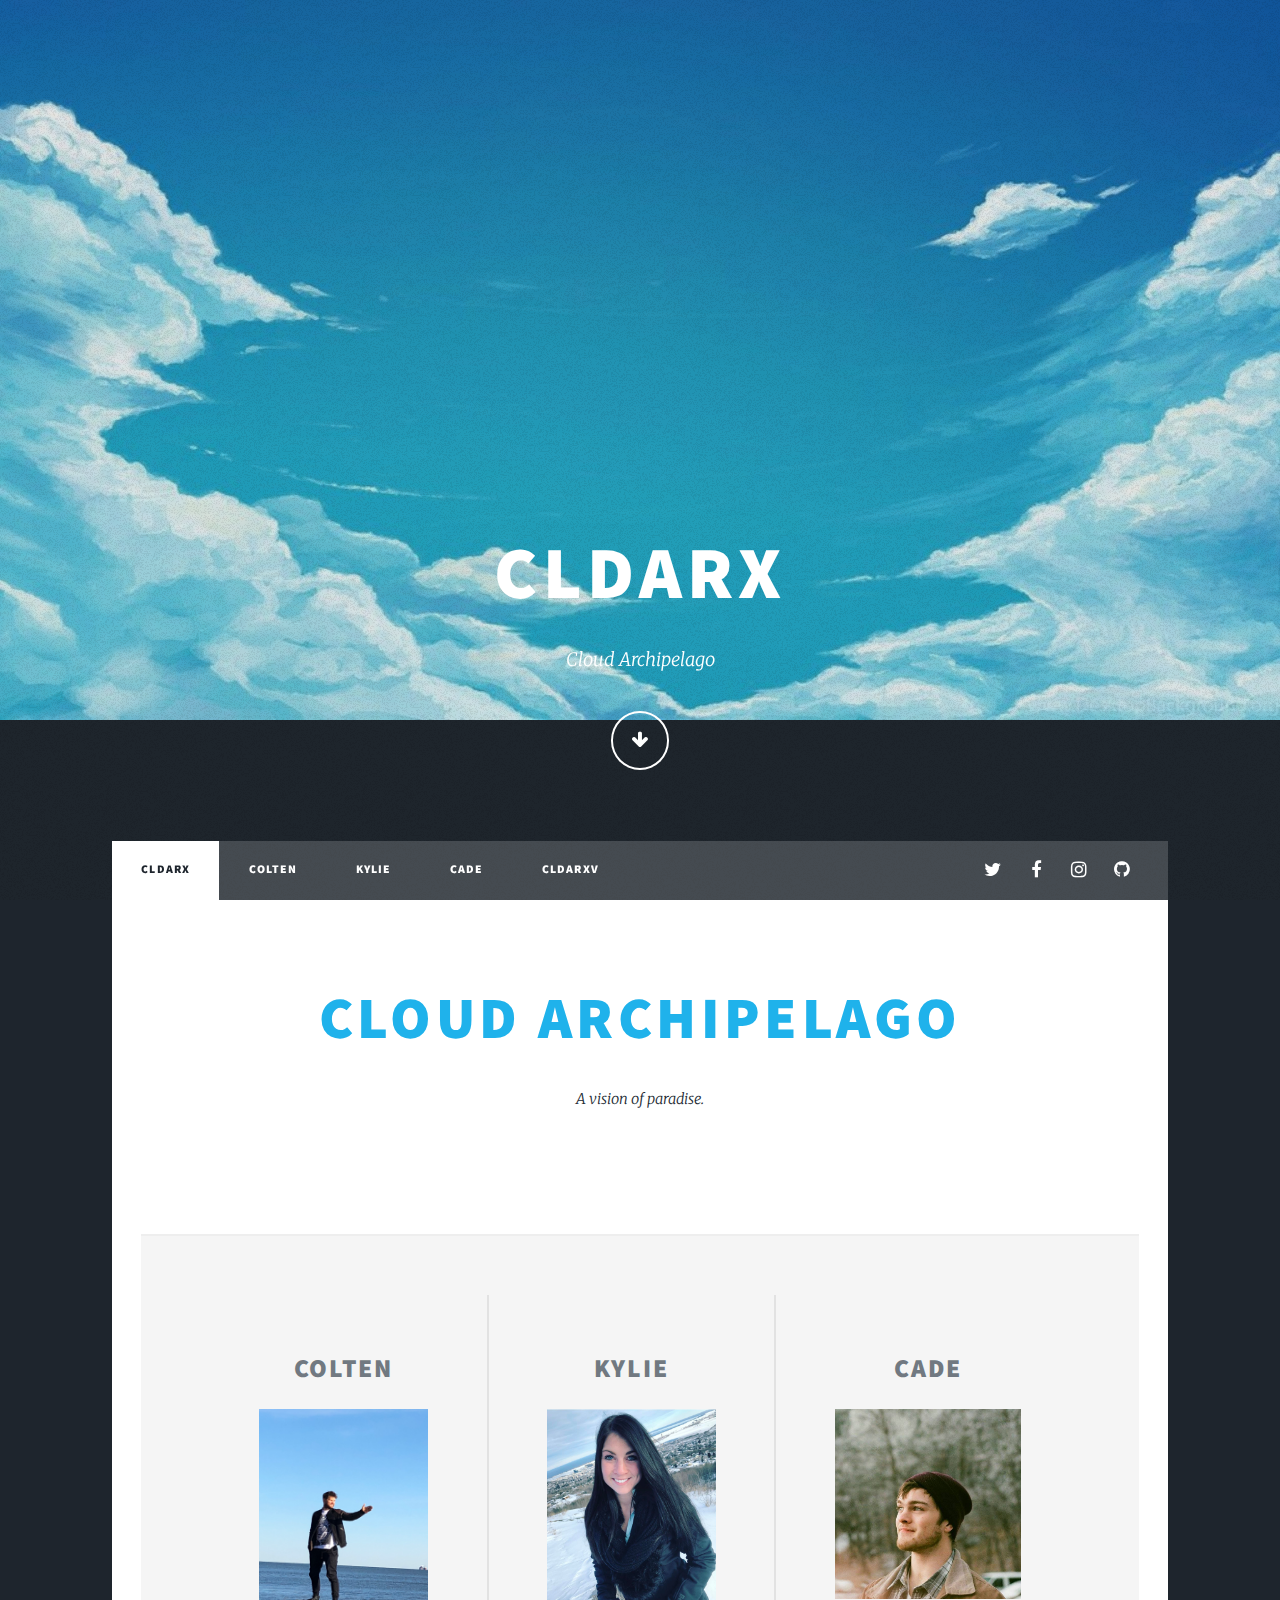
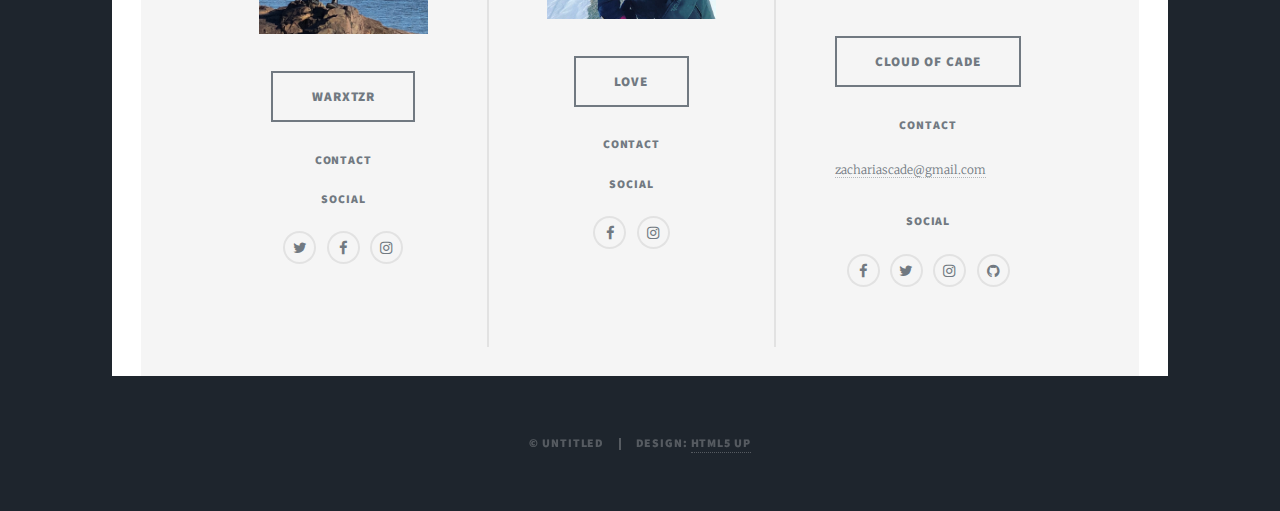
<file: index.html>
<!DOCTYPE HTML>
<!--
	Massively by HTML5 UP
	html5up.net | @ajlkn
	Free for personal and commercial use under the CCA 3.0 license (html5up.net/license)
-->
<html>
	<head>
		<title>CLDARX</title>
		<meta charset="utf-8" />
		<meta name="viewport" content="width=device-width, initial-scale=1, user-scalable=no" />
		<link rel="stylesheet" href="assets/css/main.css" />
		<noscript><link rel="stylesheet" href="assets/css/noscript.css" /></noscript>
		<link rel="icon" href="images/icon.png">
	</head>
	<body class="is-loading">

		<!-- Wrapper -->
			<div id="wrapper" class="fade-in">

				<!-- Intro -->
					<div id="intro">
						<h1>CLDARX</h1>
						<p>Cloud Archipelago</p>
						<ul class="actions">
							<li><a href="#header" class="button icon solo fa-arrow-down scrolly">Continue</a></li>
						</ul>
					</div>

				<!-- Header -->
					<header id="header">
						<a href="index.html" class="logo">CLDARX</a>
					</header>

				<!-- Nav -->
					<nav id="nav">
						<ul class="links">
							<li class="active"><a href="index.html">CLDARX</a></li>
							<li><a href="Colten.html">Colten</a></li>
							<li><a href="Kylie.html">Kylie</a></li>
							<li><a href="Cade.html">Cade</a></li>
							<li><a href="CLDARXV.html">CLDARXV</a></li>
						</ul>
						<ul class="icons">
							<li><a href="#" class="icon fa-twitter"><span class="label">Twitter</span></a></li>
							<li><a href="#" class="icon fa-facebook"><span class="label">Facebook</span></a></li>
							<li><a href="#" class="icon fa-instagram"><span class="label">Instagram</span></a></li>
							<li><a href="#" class="icon fa-github"><span class="label">GitHub</span></a></li>
						</ul>
					</nav>


				<!-- Main -->
					<div id="main">

						<!-- Featured Post -->
							<article class="post featured">
								<header class="major">
									<h2><a href="#">Cloud Archipelago</a></h2>
									<p>A vision of paradise.</p>
								</header>
							</article>


							<!-- Footer -->
								<footer id="footer">
									<section >
										<section>
											<h2>Colten</h2>
										</section>
										<section class="alt">
											<a href="Colten.html" class="image fit"><img src="images/Colten_1.jpeg" alt="" /></a>
										</section>
										<section>
											<ul class="actions">
												<li><a href="https://warxtzr.wordpress.com/" class="button big">WARXTZR</a></li>
											</ul>
										</section>
										<section>
											<h3>Contact</h3>
											<!-- <p><a href="#">info@untitled.tld</a></p> -->
										</section>
										<section>
											<h3>Social</h3>
											<ul class="icons alt">
												<li><a href="https://twitter.com/the_colten?lang=en" class="icon alt fa-twitter"><span class="label">Twitter</span></a></li>
												<li><a href="https://www.facebook.com/colten.zacharias" class="icon alt fa-facebook"><span class="label">Facebook</span></a></li>
												<li><a href="https://www.instagram.com/coltenzacharias/?hl=en" class="icon alt fa-instagram"><span class="label">Instagram</span></a></li>
											</ul>
										</section>
									</section>

									<section >
										<section>
											<h2>Kylie</h2>
										</section>
										<section class="alt">
											<a href="Kylie.html" class="image fit"><img src="images/KyliePortrait.jpg" alt="" /></a>
										</section>
										<section>
											<ul class="actions">
												<li><a href="#" class="button big">Love</a></li>
											</ul>
										</section>
										<section>
											<h3>Contact</h3>
											<!-- <p><a href="Kylie.html"></a></p> -->
											<!-- <p><a href="#">info@untitled.tld</a></p> -->
										</section>
										<section>
											<h3>Social</h3>
											<ul class="icons alt">

												<li><a href="https://www.facebook.com/kylie.zacharias.1" class="icon alt fa-facebook"><span class="label">Facebook</span></a></li>
												<li><a href="https://www.instagram.com/kyliezacharias/?hl=en" class="icon alt fa-instagram"><span class="label">Instagram</span></a></li>
											</ul>
										</section>
									</section>

									<section >
										<section>
											<h2>Cade</h2>
										</section>
										<section class="alt">
											<a href="Cade.html" class="image fit"><img src="images/CadePortraitNarrow.jpg" alt="" /></a>
										</section>
										<section>
											<ul class="actions">
												<li><a href="https://cloudofcade.wordpress.com/" class="button big">Cloud of Cade</a></li>

											</ul>
										</section>
										<section>
											<h3>Contact</h3>
											<p><a href="#">zachariascade@gmail.com</a></p>
										</section>
										<section>
											<h3>Social</h3>
											<ul class="icons alt">
												<li><a href="https://www.facebook.com/cade.zacharias.9" class="icon alt fa-facebook"><span class="label">Facebook</span></a></li>
												<li><a href="https://twitter.com/CadeZacharias?lang=en" class="icon alt fa-twitter"><span class="label">Twitter</span></a></li>
												<li><a href="https://www.instagram.com/cadezacharias/?hl=en" class="icon alt fa-instagram"><span class="label">Instagram</span></a></li>
												<li><a href="https://github.com/CloudArchipelago" class="icon alt fa-github"><span class="label">GitHub</span></a></li>
											</ul>
										</section>
									</section>
								</footer>

								<!-- Continued Posts -->
									<!-- <section id='posts' class="posts">
										<article>
											<header>
												<span class="date">April 24, 2017</span>
												<h2><a href="#">RNBY</a></h2>
											</header>
											<a href="#" class="image fit"><img src="images/RNBY.jpg" alt="" /></a>
											<p>The adventures of Rainboy and Wonderlad.</p>
											<ul class="actions">
												<li><a href="#" class="button">Full Story</a></li>
											</ul>
										</article>
										<article>
											<header>
												<span class="date">April 24, 2017</span>
												<h2><a href="#">RNBY</a></h2>
											</header>
											<a href="#" class="image fit"><img src="images/RNBY.jpg" alt="" /></a>
											<p>The adventures of Rainboy and Wonderlad</p>
											<ul class="actions">
												<li><a href="#" class="button">Full Story</a></li>
											</ul>
										</article>
									</section> -->

					</div>



				<!-- Copyright -->
					<div id="copyright">
						<ul><li>&copy; Untitled</li><li>Design: <a href="https://html5up.net">HTML5 UP</a></li></ul>
					</div>

			</div>

		<!-- Scripts -->
			<script src="assets/js/jquery.min.js"></script>
			<script src="assets/js/jquery.scrollex.min.js"></script>
			<script src="assets/js/jquery.scrolly.min.js"></script>
			<script src="assets/js/skel.min.js"></script>
			<script src="assets/js/util.js"></script>
			<script src="assets/js/main.js"></script>

	</body>
</html>
</file>
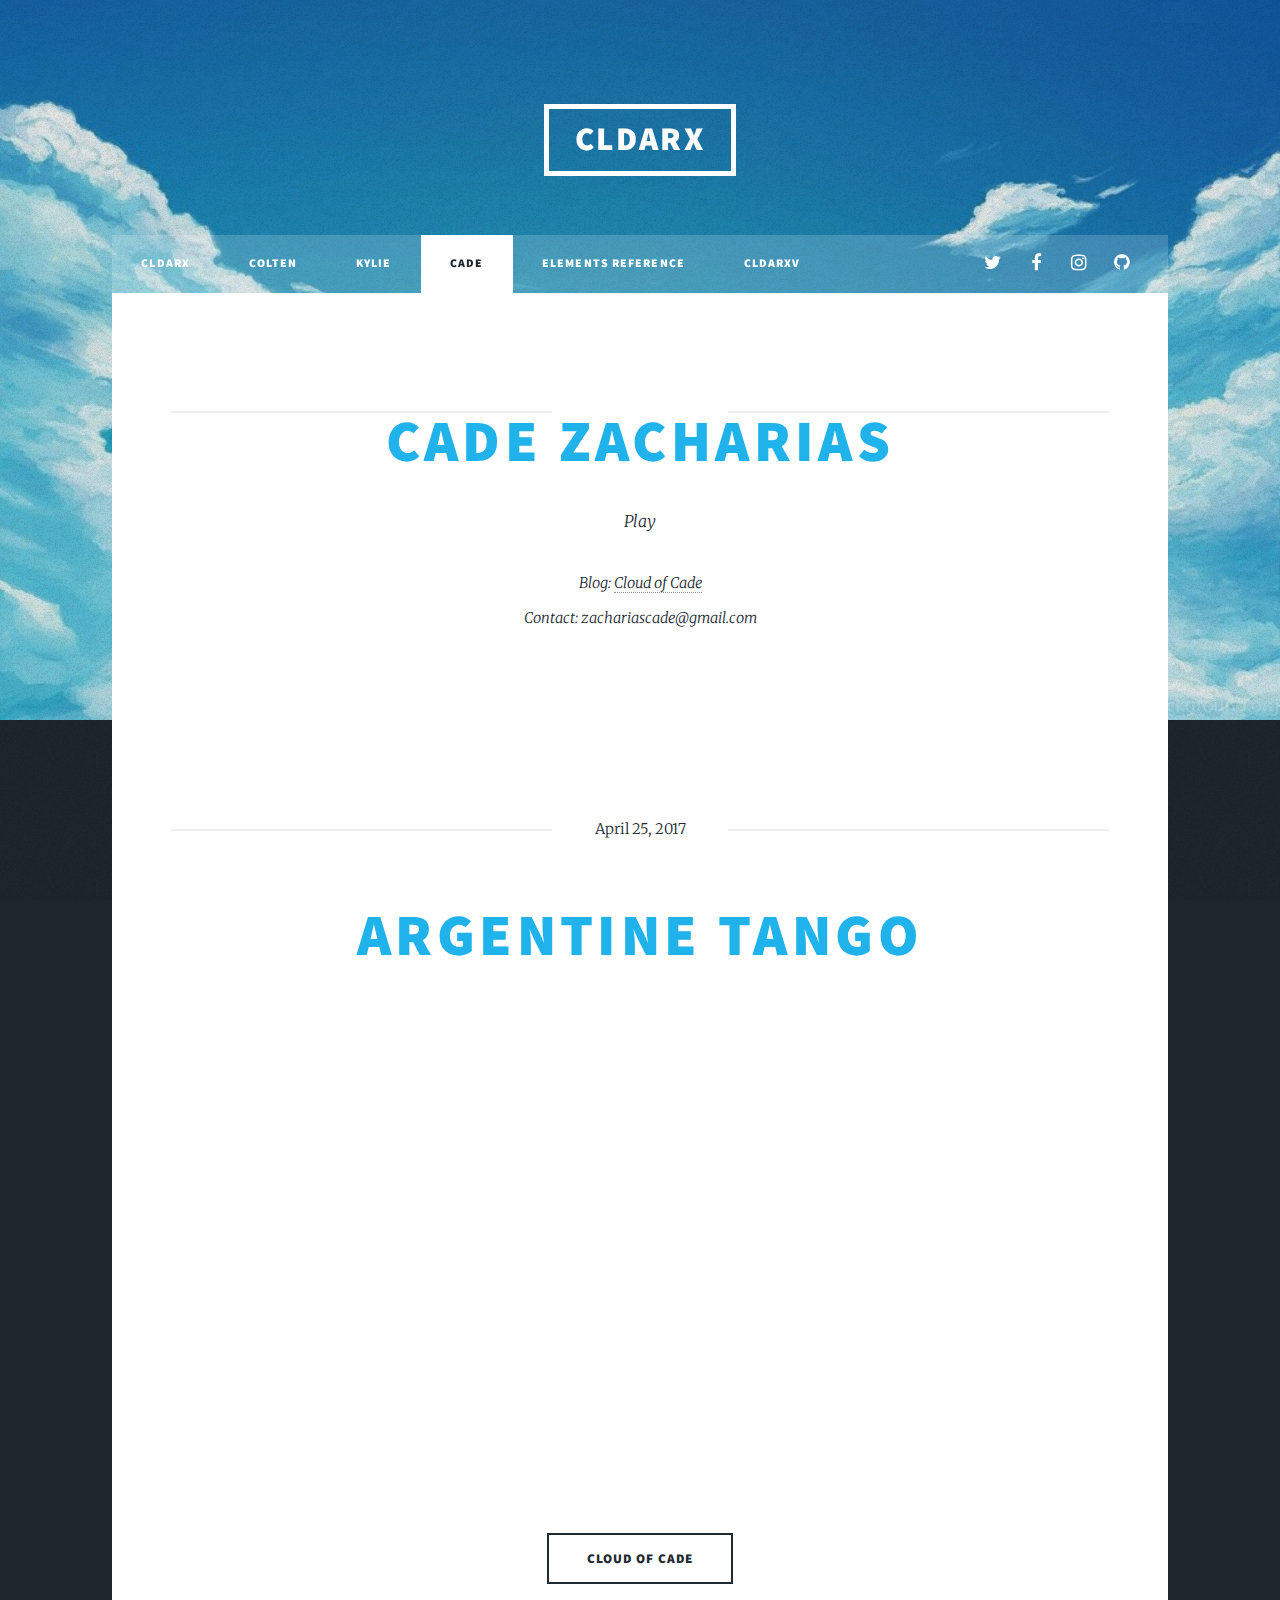
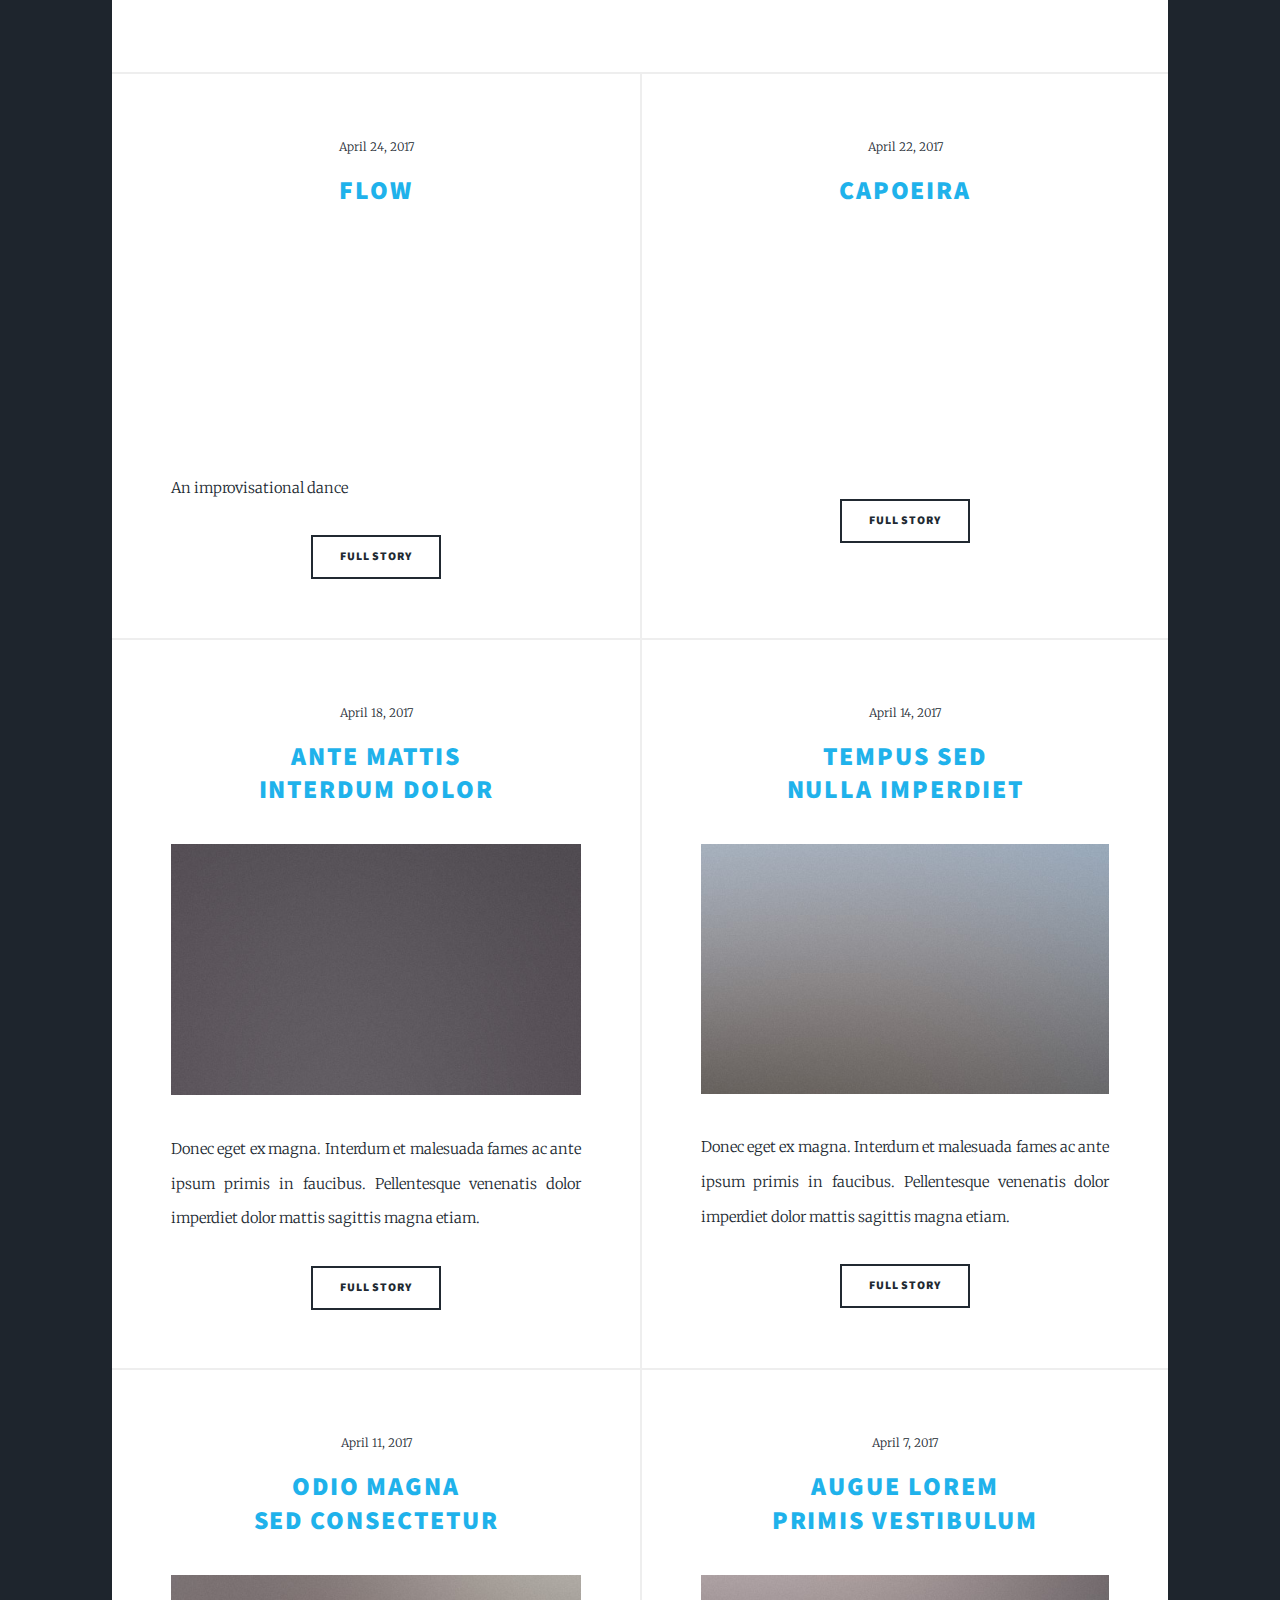
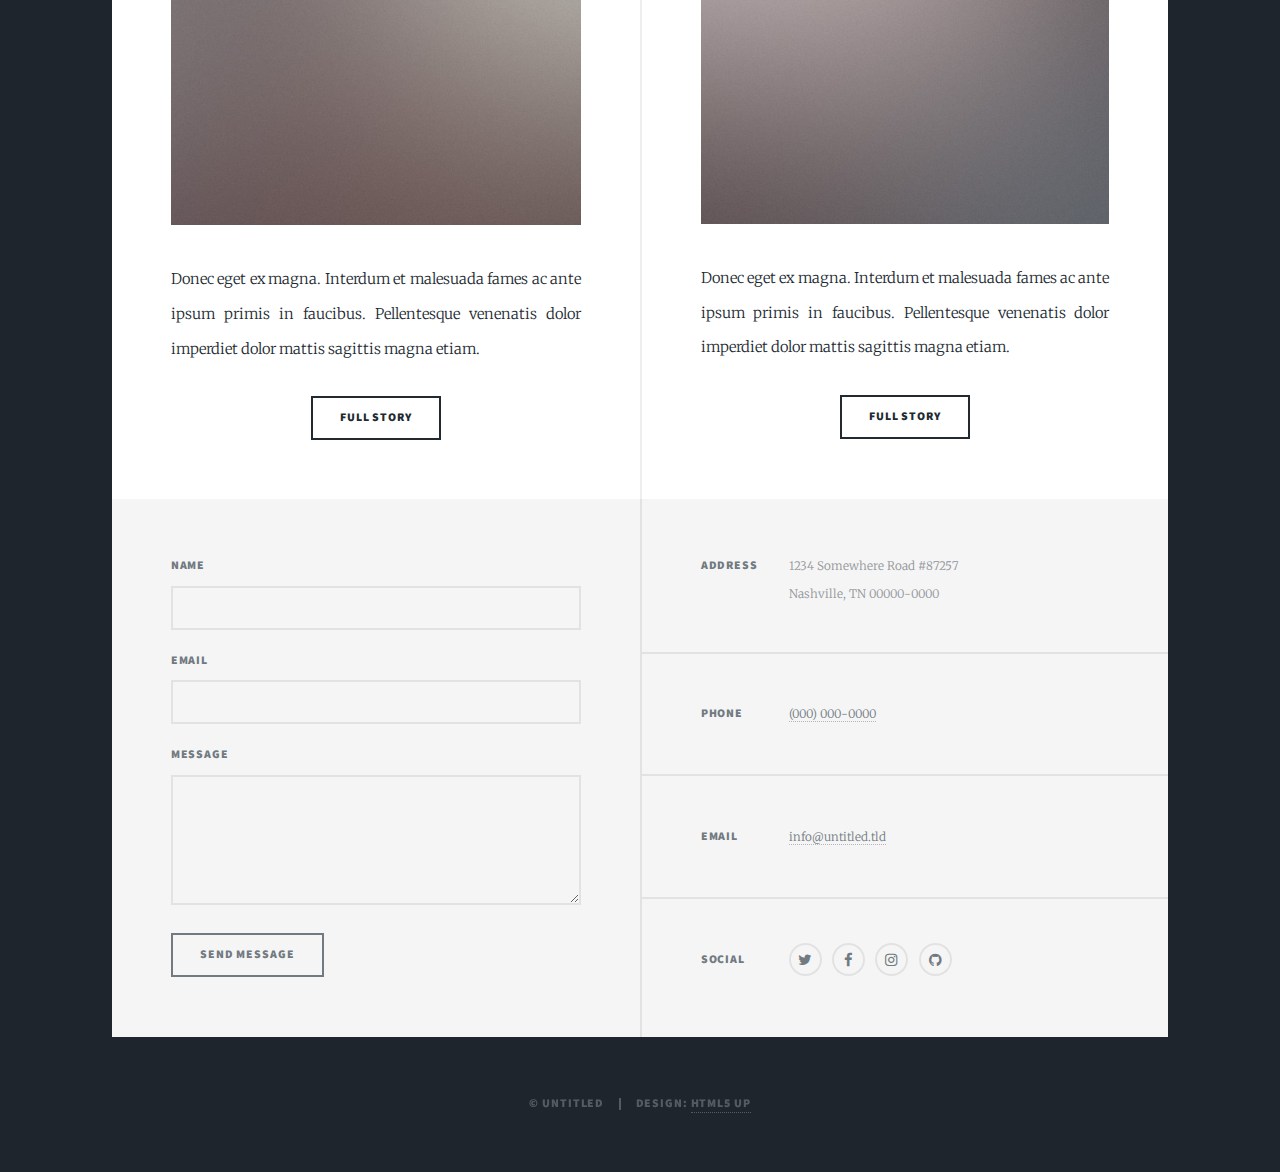
<file: Cade copy.html>
<!DOCTYPE HTML>
<!--
	Massively by HTML5 UP
	html5up.net | @ajlkn
	Free for personal and commercial use under the CCA 3.0 license (html5up.net/license)
-->
<html>
	<head>
		<title>Cade</title>
		<meta charset="utf-8" />
		<meta name="viewport" content="width=device-width, initial-scale=1, user-scalable=no" />
		<link rel="stylesheet" href="assets/css/main.css" />
		<noscript><link rel="stylesheet" href="assets/css/noscript.css" /></noscript>
		<link rel="icon" href="images/icon.png">
	</head>
	<body class="is-loading">

		<!-- Wrapper -->
			<div id="wrapper">

				<!-- Header -->
					<header id="header">
						<a href="index.html" class="logo">CLDARX</a>
					</header>

				<!-- Nav -->
					<nav id="nav">
						<ul class="links">
							<li><a href="index.html">CLDARX</a></li>
							<li><a href="Colten.html">Colten</a></li>
							<li><a href="Kylie.html">Kylie</a></li>
							<li class = "active"><a href="Cade.html">Cade</a></li>
							<li><a href="elements.html">Elements Reference</a></li>
							<li><a href="CLDARXV.html">CLDARXV</a></li>
						</ul>
						<ul class="icons">
							<li><a href="#" class="icon fa-twitter"><span class="label">Twitter</span></a></li>
							<li><a href="#" class="icon fa-facebook"><span class="label">Facebook</span></a></li>
							<li><a href="#" class="icon fa-instagram"><span class="label">Instagram</span></a></li>
							<li><a href="#" class="icon fa-github"><span class="label">GitHub</span></a></li>
						</ul>
					</nav>

				<!-- Main -->
					<div id="main">

						<!-- Post -->
							<section class="post">
								<header class="major">
									<span class="date"></span>
									<h1>Cade Zacharias </h1>
									<p>Play</p>
									<p>Blog: <a href="https://cloudofcade.wordpress.com/">Cloud of Cade</a><br />
									Contact: zachariascade@gmail.com<br /></p>
								</header>
							</section>

					</div>

					<!-- Main -->
						<div id="main">

							<!-- Featured Post -->
								<article class="post featured">
									<header class="major">
										<span class="date">April 25, 2017</span>
										<h2><a href="#">Argentine Tango</a></h2>
										<p></p>
									</header>
									<div class="vid-container">
										<iframe src="https://www.facebook.com/plugins/video.php?href=https%3A%2F%2Fwww.facebook.com%2Fcade.zacharias.9%2Fvideos%2F1905644272787143%2F&show_text=0&width=560" width=
										"560" height="315" style="border:none;overflow:hidden" scrolling="no" frameborder="0" allowTransparency="true" allowFullScreen="true"></iframe>
									</div>
									<ul class="actions">
										<li><a href="https://cloudofcade.wordpress.com/" class="button big">Cloud of Cade</a></li>
									</ul>
								</article>

							<!-- Posts -->
								<section class="posts">
									<article>
										<header>
											<span class="date">April 24, 2017</span>
											<h2><a href="#">Flow</a></h2>
										</header>
										<div class="vid-container">
											<iframe src="https://www.facebook.com/plugins/video.php?href=https%3A%2F%2Fwww.facebook.com%2Fcade.zacharias.9%2Fvideos%2F1837832772901627%2F&show_text=0&width=560" width="xxx" height="xxx" style="border:none;overflow:hidden" scrolling="no" frameborder="0" allowTransparency="true" allowFullScreen="true"></iframe>
										</div>
										<p>An improvisational dance</p>
										<ul class="actions">
											<li><a href="#" class="button">Full Story</a></li>
										</ul>
									</article>
									<article>
										<header>
											<span class="date">April 22, 2017</span>
											<h2><a href="#">Capoeira</h2>
										</header>
										<div class="vid-container">
											<iframe src="https://www.facebook.com/plugins/video.php?href=https%3A%2F%2Fwww.facebook.com%2Fcade.zacharias.9%2Fvideos%2F1902817449736492%2F&show_text=0&width=476" width="392" height="392" style="border:none;overflow:hidden" scrolling="no" frameborder="0" allowTransparency="true" allowFullScreen="true"></iframe>
										</div>
										<p></p>
										<ul class="actions">
											<li><a href="#" class="button">Full Story</a></li>
										</ul>
									</article>
									<article>
										<header>
											<span class="date">April 18, 2017</span>
											<h2><a href="#">Ante mattis<br />
											interdum dolor</a></h2>
										</header>
										<a href="#" class="image fit"><img src="images/pic04.jpg" alt="" /></a>
										<p>Donec eget ex magna. Interdum et malesuada fames ac ante ipsum primis in faucibus. Pellentesque venenatis dolor imperdiet dolor mattis sagittis magna etiam.</p>
										<ul class="actions">
											<li><a href="#" class="button">Full Story</a></li>
										</ul>
									</article>
									<article>
										<header>
											<span class="date">April 14, 2017</span>
											<h2><a href="#">Tempus sed<br />
											nulla imperdiet</a></h2>
										</header>
										<a href="#" class="image fit"><img src="images/pic05.jpg" alt="" /></a>
										<p>Donec eget ex magna. Interdum et malesuada fames ac ante ipsum primis in faucibus. Pellentesque venenatis dolor imperdiet dolor mattis sagittis magna etiam.</p>
										<ul class="actions">
											<li><a href="#" class="button">Full Story</a></li>
										</ul>
									</article>
									<article>
										<header>
											<span class="date">April 11, 2017</span>
											<h2><a href="#">Odio magna<br />
											sed consectetur</a></h2>
										</header>
										<a href="#" class="image fit"><img src="images/pic06.jpg" alt="" /></a>
										<p>Donec eget ex magna. Interdum et malesuada fames ac ante ipsum primis in faucibus. Pellentesque venenatis dolor imperdiet dolor mattis sagittis magna etiam.</p>
										<ul class="actions">
											<li><a href="#" class="button">Full Story</a></li>
										</ul>
									</article>
									<article>
										<header>
											<span class="date">April 7, 2017</span>
											<h2><a href="#">Augue lorem<br />
											primis vestibulum</a></h2>
										</header>
										<a href="#" class="image fit"><img src="images/pic07.jpg" alt="" /></a>
										<p>Donec eget ex magna. Interdum et malesuada fames ac ante ipsum primis in faucibus. Pellentesque venenatis dolor imperdiet dolor mattis sagittis magna etiam.</p>
										<ul class="actions">
											<li><a href="#" class="button">Full Story</a></li>
										</ul>
									</article>
								</section>
							</div>

				<!-- Footer -->
					<footer id="footer">
						<section>
							<form method="post" action="#">
								<div class="field">
									<label for="name">Name</label>
									<input type="text" name="name" id="name" />
								</div>
								<div class="field">
									<label for="email">Email</label>
									<input type="text" name="email" id="email" />
								</div>
								<div class="field">
									<label for="message">Message</label>
									<textarea name="message" id="message" rows="3"></textarea>
								</div>
								<ul class="actions">
									<li><input type="submit" value="Send Message" /></li>
								</ul>
							</form>
						</section>
						<section class="split contact">
							<section class="alt">
								<h3>Address</h3>
								<p>1234 Somewhere Road #87257<br />
								Nashville, TN 00000-0000</p>
							</section>
							<section>
								<h3>Phone</h3>
								<p><a href="#">(000) 000-0000</a></p>
							</section>
							<section>
								<h3>Email</h3>
								<p><a href="#">info@untitled.tld</a></p>
							</section>
							<section>
								<h3>Social</h3>
								<ul class="icons alt">
									<li><a href="#" class="icon alt fa-twitter"><span class="label">Twitter</span></a></li>
									<li><a href="#" class="icon alt fa-facebook"><span class="label">Facebook</span></a></li>
									<li><a href="#" class="icon alt fa-instagram"><span class="label">Instagram</span></a></li>
									<li><a href="#" class="icon alt fa-github"><span class="label">GitHub</span></a></li>
								</ul>
							</section>
						</section>
					</footer>


				<!-- Copyright -->
					<div id="copyright">
						<ul><li>&copy; Untitled</li><li>Design: <a href="https://html5up.net">HTML5 UP</a></li></ul>
					</div>

			</div>

		<!-- Scripts -->
			<script src="assets/js/jquery.min.js"></script>
			<script src="assets/js/jquery.scrollex.min.js"></script>
			<script src="assets/js/jquery.scrolly.min.js"></script>
			<script src="assets/js/skel.min.js"></script>
			<script src="assets/js/util.js"></script>
			<script src="assets/js/main.js"></script>

			<!-- Scripts -->
				<script src="assets/js/jquery.min.js"></script>
				<script src="assets/js/jquery.scrollex.min.js"></script>
				<script src="assets/js/jquery.scrolly.min.js"></script>
				<script src="assets/js/skel.min.js"></script>
				<script src="assets/js/util.js"></script>
				<script src="assets/js/main.js"></script>

	</body>
</html>
</file>
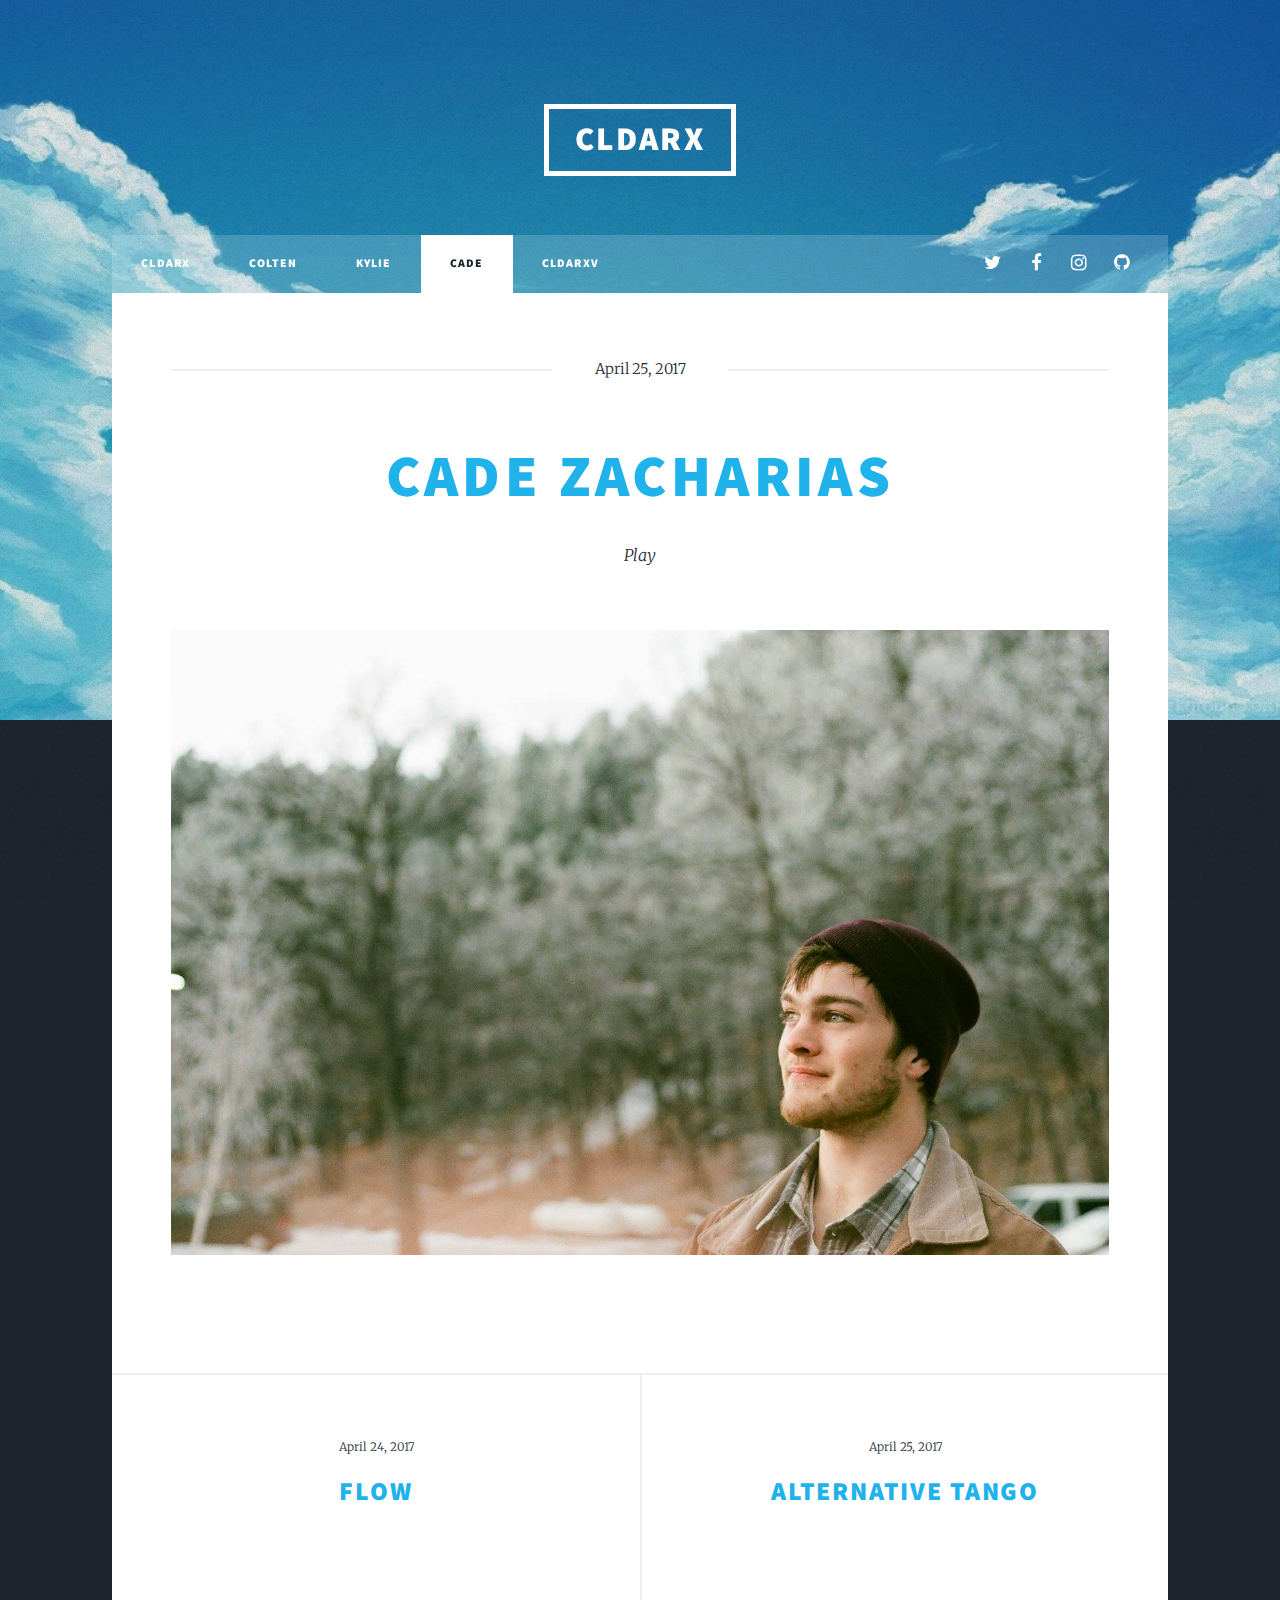
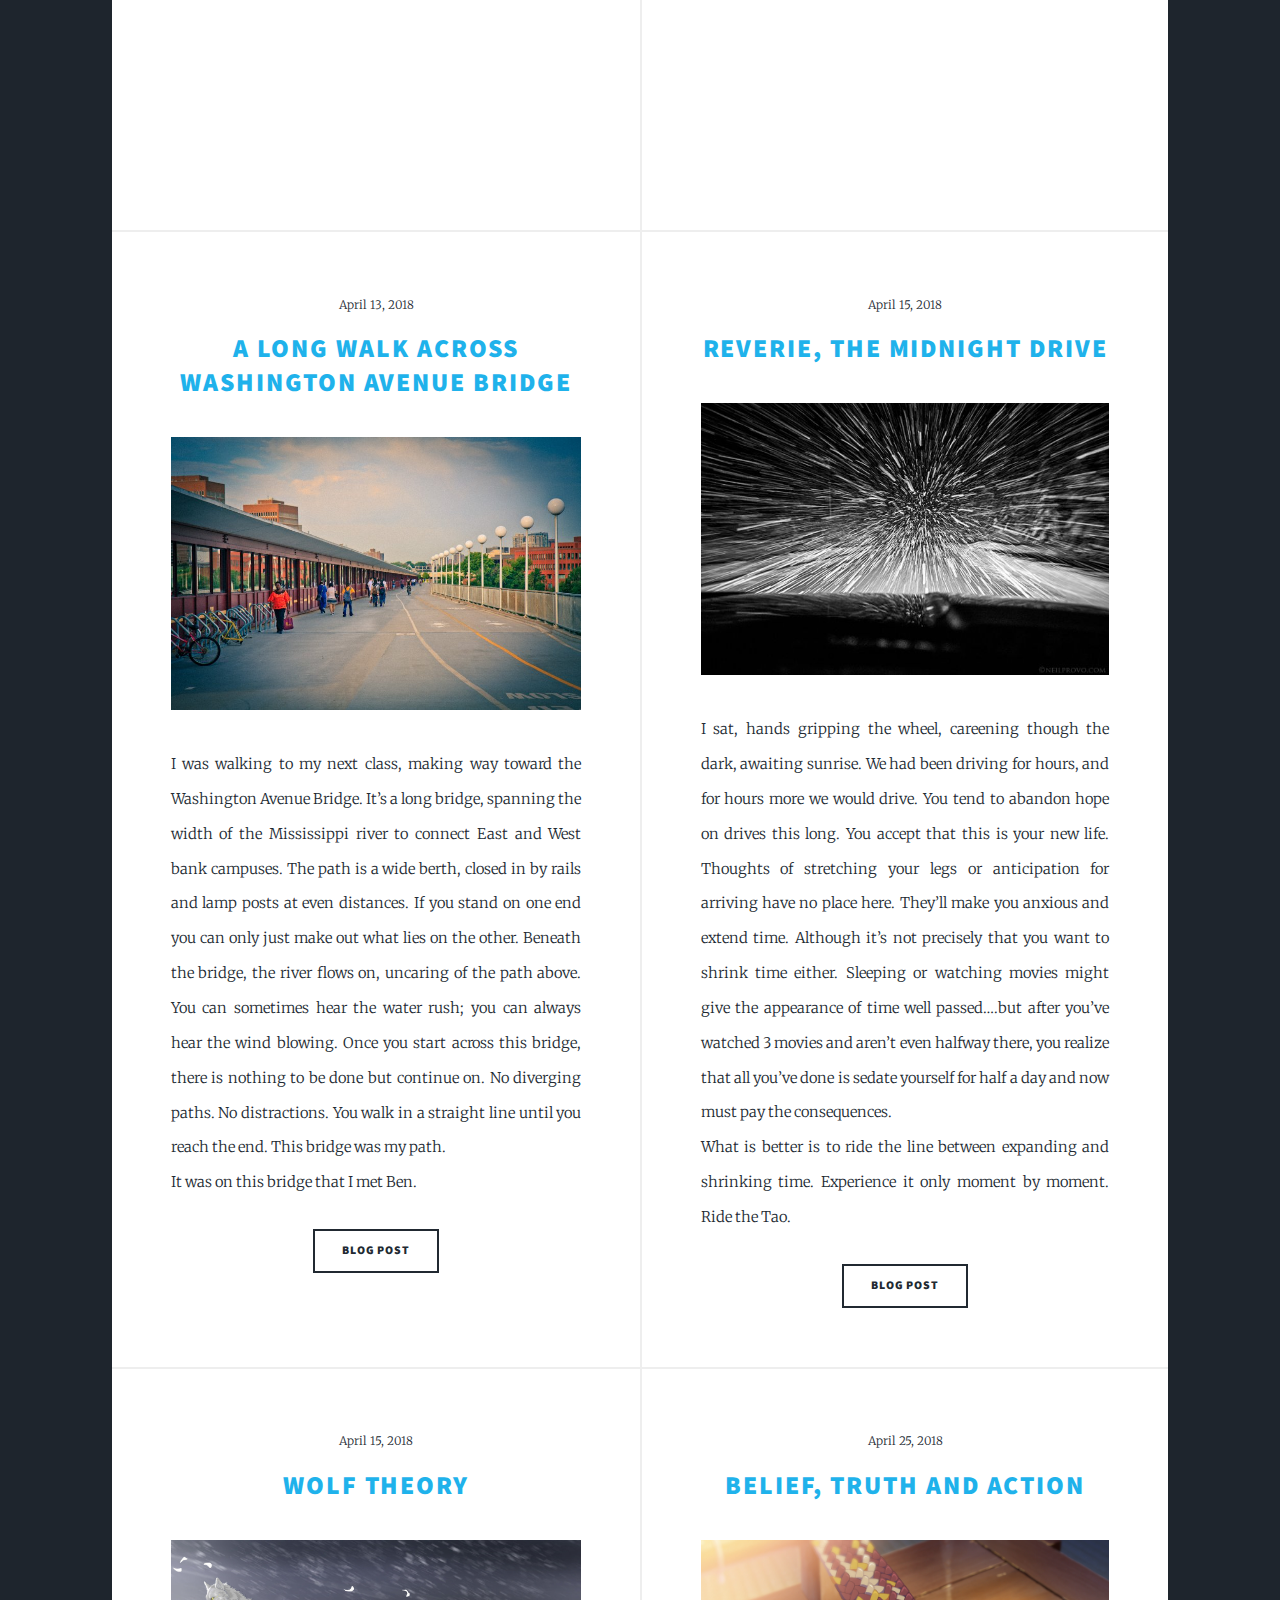
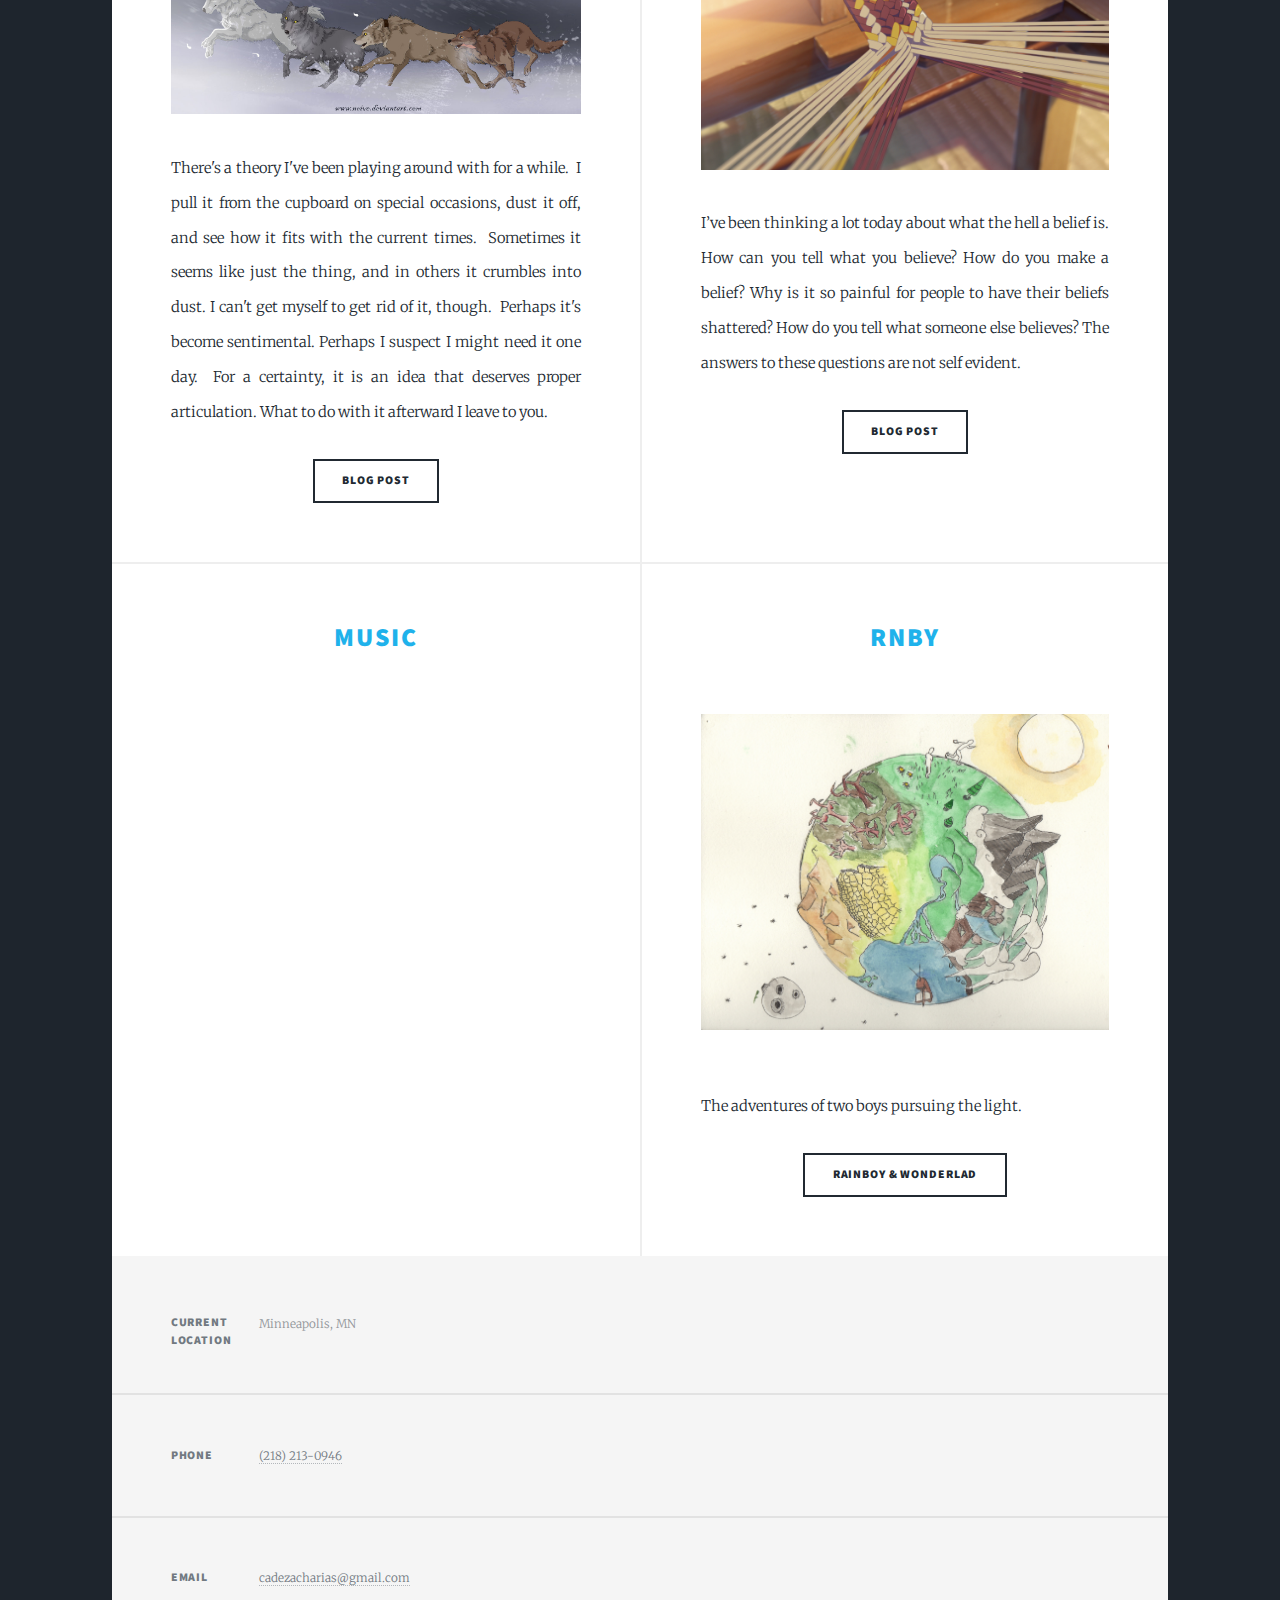
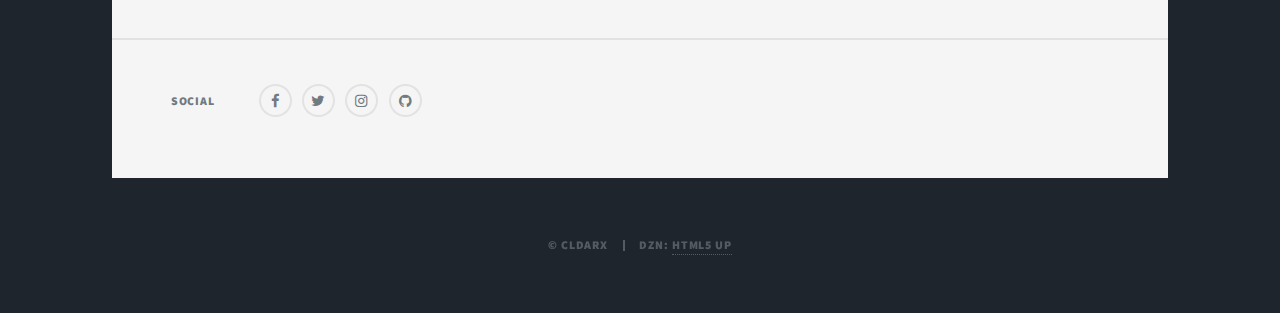
<file: Cade.html>
<!DOCTYPE HTML>
<!--
	Massively by HTML5 UP
	html5up.net | @ajlkn
	Free for personal and commercial use under the CCA 3.0 license (html5up.net/license)
-->
<html>
	<head>
		<title>Cade</title>
		<meta charset="utf-8" />
		<meta name="viewport" content="width=device-width, initial-scale=1, user-scalable=no" />
		<link rel="stylesheet" href="assets/css/main.css" />
		<noscript><link rel="stylesheet" href="assets/css/noscript.css" /></noscript>
		<link rel="icon" href="images/icon.png">
	</head>
	<body class="is-loading">

		<!-- Wrapper -->
			<div id="wrapper">

				<!-- Header -->
					<header id="header">
						<a href="index.html" class="logo">CLDARX</a>
					</header>

				<!-- Nav -->
					<nav id="nav">
						<ul class="links">
							<li><a href="index.html">CLDARX</a></li>
							<li><a href="Colten.html">Colten</a></li>
							<li><a href="Kylie.html">Kylie</a></li>
							<li class = "active"><a href="Cade.html">Cade</a></li>
							<li><a href="CLDARXV.html">CLDARXV</a></li>
						</ul>
						<ul class="icons">
							<li><a href="#" class="icon fa-twitter"><span class="label">Twitter</span></a></li>
							<li><a href="#" class="icon fa-facebook"><span class="label">Facebook</span></a></li>
							<li><a href="#" class="icon fa-instagram"><span class="label">Instagram</span></a></li>
							<li><a href="#" class="icon fa-github"><span class="label">GitHub</span></a></li>
						</ul>
					</nav>

				<!-- Main -->
					<div id="main">

						<!-- Post -->
							<section class="post">
								<header class="major">
									<span class="date">April 25, 2017</span>
									<h1>Cade Zacharias</h1>
									<p>Play</p>
									<div class="image main"><img src="images/CadePortrait.jpg" alt="" /></div>
								</header>
								<p></p>
							</section>

							<!-- Featured Post -->
								<!-- <article class="post featured">
									<header class="major">
										<span class="date">April 25, 2017</span>
										<h2><a href="#">Argentine Tango</a></h2>
										<p>Perhaps the greatest thing one can accomplish is a pure moment in conversation.</p>
									</header>
									<div class="vid-container">
										<iframe src="https://www.facebook.com/plugins/video.php?href=https%3A%2F%2Fwww.facebook.com%2Fcade.zacharias.9%2Fvideos%2F1905644272787143%2F&show_text=0&width=560" width=
										"560" height="315" style="border:none;overflow:hidden" scrolling="no" frameborder="0" allowTransparency="true" allowFullScreen="true"></iframe>
									</div>
									<br />
									<ul class="actions">
										<li><a href="https://cloudofcade.wordpress.com/" class="button big">Cloud of Cade</a></li>
									</ul>
								</article> -->

							<!-- Posts -->

								<section class="posts">

									<article>
										<header>
											<span class="date">April 24, 2017</span>
											<h2><a href="#">Flow</a></h2>
										</header>
										<div class="vid-container">
											<iframe src="https://www.facebook.com/plugins/video.php?href=https%3A%2F%2Fwww.facebook.com%2Fcade.zacharias.9%2Fvideos%2F1837832772901627%2F&show_text=0&width=560" width="xxx" height="xxx" style="border:none;overflow:hidden" scrolling="no" frameborder="0" allowTransparency="true" allowFullScreen="true"></iframe>
										</div>

									</article>

									<article>
										<header>
											<span class="date">April 25, 2017</span>
											<h2><a href="#">Alternative Tango</a></h2>
										</header>
										<div class="vid-container">
											<iframe src="https://www.facebook.com/plugins/video.php?href=https%3A%2F%2Fwww.facebook.com%2Fcade.zacharias.9%2Fvideos%2F1905644272787143%2F&show_text=0&width=560" width=
											"560" height="315" style="border:none;overflow:hidden" scrolling="no" frameborder="0" allowTransparency="true" allowFullScreen="true"></iframe>
										</div>
									</article>

									<article>
										<header>
											<span class="date">April 13, 2018</span>
											<h2><a href="https://cloudofcade.wordpress.com/2018/04/13/a-long-walk-across-washington-avenue-bridge/">A long walk across Washington Avenue bridge</h2>
										</header>
										<a href="https://cloudofcade.wordpress.com/2018/04/13/a-long-walk-across-washington-avenue-bridge/" class="image fit"><img src="images/WashingtonAve.jpg" alt="" /></a>
										<p> I was walking to my next class, making way toward the Washington Avenue Bridge.  It’s a long bridge, spanning the width of the Mississippi river to connect East and West bank campuses.  The path is a wide berth, closed in by rails and lamp posts at even distances.  If you stand on one end you can only just make out what lies on the other.  Beneath the bridge, the river flows on, uncaring of the path above. You can sometimes hear the water rush; you can always hear the wind blowing.  Once you start across this bridge, there is nothing to be done but continue on.  No diverging paths. No distractions.  You walk in a straight line until you reach the end.  This bridge was my path.
										<br /> It was on this bridge that I met Ben.</p>
										<ul class="actions">
											<li><a href="https://cloudofcade.wordpress.com/2018/04/13/a-long-walk-across-washington-avenue-bridge/" class="button">Blog Post</a></li>
										</ul>
									</article>

									<article>
										<header>
											<span class="date">April 15, 2018</span>
											<h2><a href="#">Reverie, the midnight drive</h2>
										</header>
										<a href="https://cloudofcade.wordpress.com/2018/04/21/reverie-the-midnight-drive/" class="image fit"><img src="images/SnowSpace.jpg" alt="" /></a>
										<p>I sat, hands gripping the wheel, careening though the dark, awaiting sunrise. We had been driving for hours, and for hours more we would drive. You tend to abandon hope on drives this long. You accept that this is your new life. Thoughts of stretching your legs or anticipation for arriving have no place here. They’ll make you anxious and extend time. Although it’s not precisely that you want to shrink time either.  Sleeping or watching movies might give the appearance of time well passed….but after you’ve watched 3 movies and aren’t even halfway there, you realize that all you’ve done is sedate yourself for half a day and now must pay the consequences.<br />
										What is better is to ride the line between expanding and shrinking time. Experience it only moment by moment.  Ride the Tao.</p>
										<ul class="actions">
											<li><a href="https://cloudofcade.wordpress.com/2018/04/21/reverie-the-midnight-drive/" class="button">Blog Post</a></li>
										</ul>
									</article>

									<article>
										<header>
											<span class="date">April 15, 2018</span>
											<h2><a href="#">Wolf Theory</h2>
										</header>
										<a href="https://cloudofcade.wordpress.com/2018/04/15/wolf-theory/" class="image fit"><img src="images/WolfRain.jpg" alt="" /></a>
										<p>There's a theory I've been playing around with for a while.  I pull it from the cupboard on special occasions, dust it off, and see how it fits with the current times.  Sometimes it seems like just the thing, and in others it crumbles into dust. I can't get myself to get rid of it, though.  Perhaps it's become sentimental. Perhaps I suspect I might need it one day.  For a certainty, it is an idea that deserves proper articulation. What to do with it afterward I leave to you.</p>
										<ul class="actions">
											<li><a href="https://cloudofcade.wordpress.com/2018/04/15/wolf-theory/" class="button">Blog Post</a></li>
										</ul>
									</article>

									<article>
										<header>
											<span class="date">April 25, 2018</span>
											<h2><a href="#">Belief, Truth and Action</h2>
										</header>
										<a href="https://cloudofcade.wordpress.com/2018/04/25/belief-truth-and-action/" class="image fit"><img src="images/Weaving.png" alt="" /></a>
										<p>I’ve been thinking a lot today about what the hell a belief is.  How can you tell what you believe? How do you make a belief?  Why is it so painful for people to have their beliefs shattered?  How do you tell what someone else believes?  The answers to these questions are not self
											evident. </p>
										<ul class="actions">
											<li><a href="https://cloudofcade.wordpress.com/2018/04/25/belief-truth-and-action/" class="button">Blog Post</a></li>
										</ul>
									</article>

									<article>
										<header>
											<h2><a href="#">Music</a></h2>
										</header>

											<iframe src="https://open.spotify.com/embed/user/12122026345/playlist/2r3CCesGdybDoyzjXMOkiM" width=80% height=80% frameborder="0" allowtransparency="true" allow="encrypted-media"></iframe>
									</article>

									<article>
										<header>
											<h2><a href="RNBY.html">RNBY</a></h2>
										</header>
										<a href="RNBY.html" class="image main"><img src="images/RB.jpeg" alt="" /></a></a>
										<p>The adventures of two boys pursuing the light.</p>
										<ul class="actions">
											<li><a href="RNBY.html" class="button">Rainboy & Wonderlad</a></li>
										</ul>
									</article>


								</section>
					</div>



				<!-- Footer -->
					<footer id="footer">
						<!-- <section>
							<form method="post" action="#">
								<div class="field">
									<label for="name">Name</label>
									<input type="text" name="name" id="name" />
								</div>
								<div class="field">
									<label for="email">Email</label>
									<input type="text" name="email" id="email" />
								</div>
								<div class="field">
									<label for="message">Message</label>
									<textarea name="message" id="message" rows="3"></textarea>
								</div>
								<ul class="actions">
									<li><input type="submit" value="Send Message" /></li>
								</ul>
							</form>
						</section> -->
						<section class="split contact">
							<section class="alt">
								<h3>Current Location</h3>
								<p>Minneapolis, MN</p>
							</section>
							<section>
								<h3>Phone</h3>
								<p><a href="#">(218) 213-0946</a></p>
							</section>
							<section>
								<h3>Email</h3>
								<p><a href="#">cadezacharias@gmail.com</a></p>
							</section>
							<section>
								<h3>Social</h3>
								<ul class="icons alt">
									<li><a href="https://www.facebook.com/cade.zacharias.9" class="icon alt fa-facebook"><span class="label">Facebook</span></a></li>
									<li><a href="https://twitter.com/CadeZacharias?lang=en" class="icon alt fa-twitter"><span class="label">Twitter</span></a></li>
									<li><a href="https://www.instagram.com/cadezacharias/?hl=en" class="icon alt fa-instagram"><span class="label">Instagram</span></a></li>
									<li><a href="https://github.com/CloudArchipelago" class="icon alt fa-github"><span class="label">GitHub</span></a></li>
								</ul>
							</section>
						</section>
					</footer>

				<!-- Copyright -->
					<div id="copyright">
						<ul><li>&copy; CLDARX</li><li>DZN: <a href="https://html5up.net">HTML5 UP</a></li></ul>
					</div>

			</div>

		<!-- Scripts -->
			<script src="assets/js/jquery.min.js"></script>
			<script src="assets/js/jquery.scrollex.min.js"></script>
			<script src="assets/js/jquery.scrolly.min.js"></script>
			<script src="assets/js/skel.min.js"></script>
			<script src="assets/js/util.js"></script>
			<script src="assets/js/main.js"></script>

	</body>
</html>
</file>
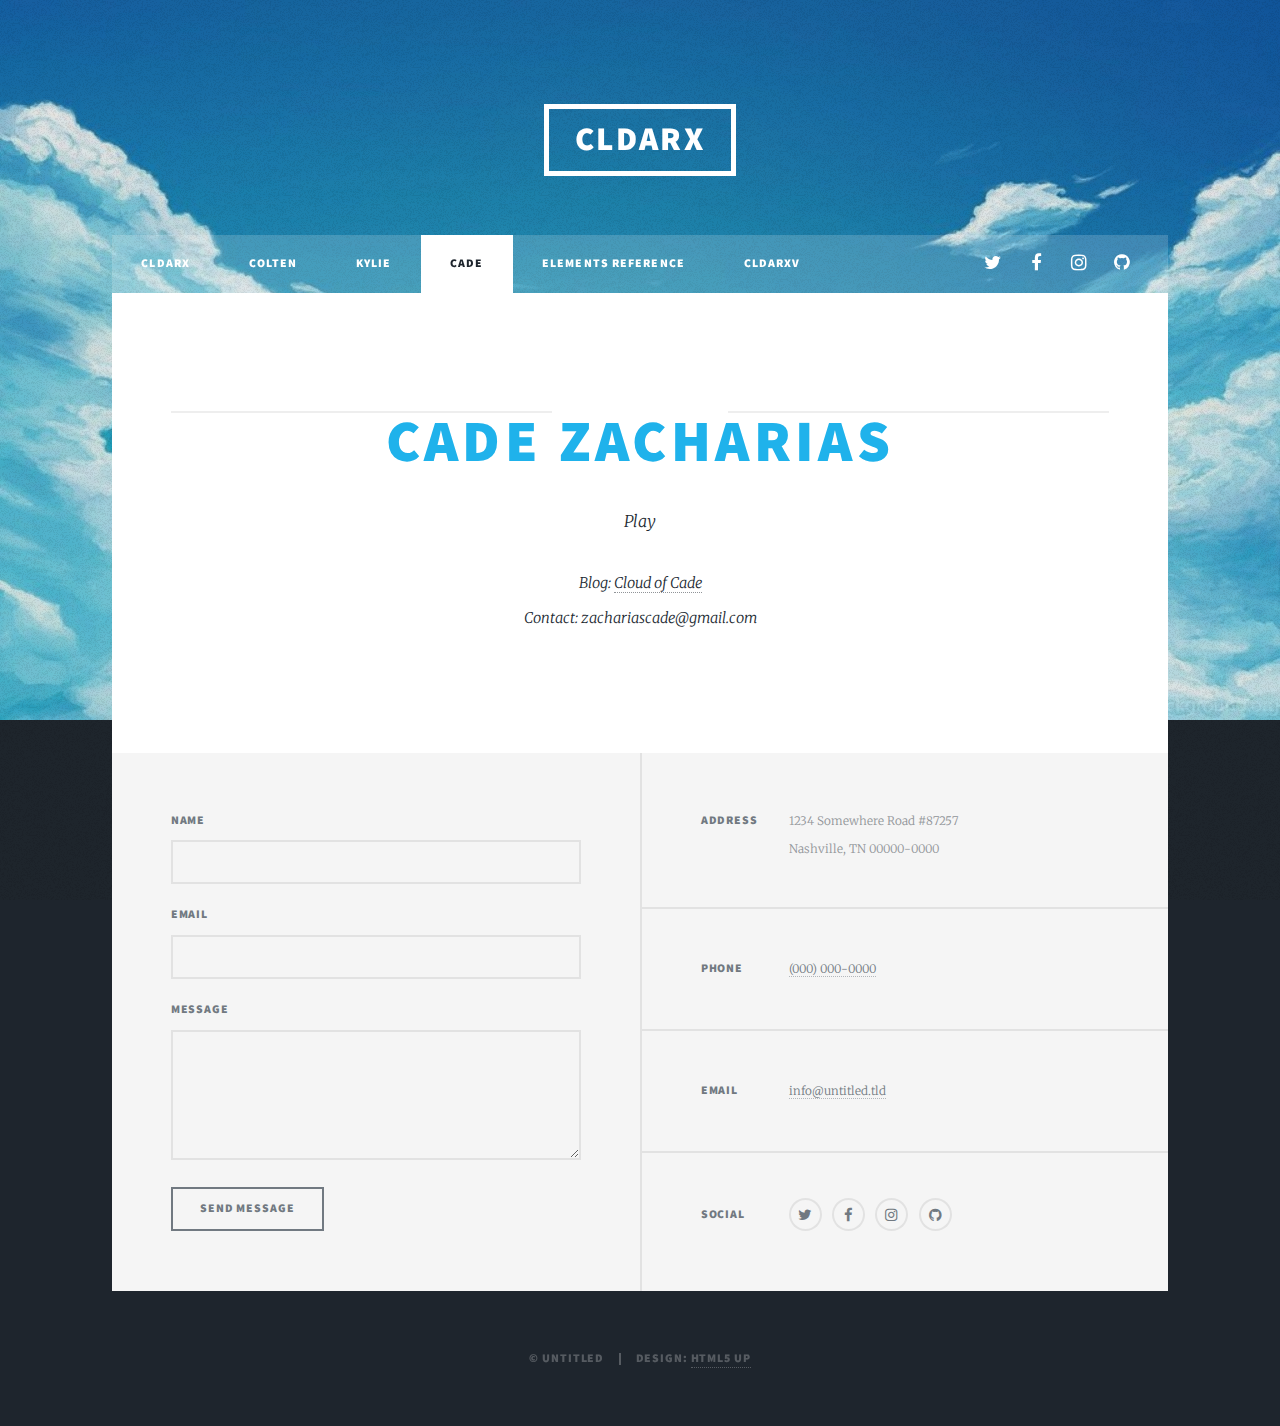
<file: CadeSafe.html>
<!DOCTYPE HTML>
<!--
	Massively by HTML5 UP
	html5up.net | @ajlkn
	Free for personal and commercial use under the CCA 3.0 license (html5up.net/license)
-->
<html>
	<head>
		<title>Cade</title>
		<meta charset="utf-8" />
		<meta name="viewport" content="width=device-width, initial-scale=1, user-scalable=no" />
		<link rel="stylesheet" href="assets/css/main.css" />
		<noscript><link rel="stylesheet" href="assets/css/noscript.css" /></noscript>
		<link rel="icon" href="images/icon.png">
	</head>
	<body class="is-loading">

		<!-- Wrapper -->
			<div id="wrapper">

				<!-- Header -->
					<header id="header">
						<a href="index.html" class="logo">CLDARX</a>
					</header>

				<!-- Nav -->
					<nav id="nav">
						<ul class="links">
							<li><a href="index.html">CLDARX</a></li>
							<li><a href="Colten.html">Colten</a></li>
							<li><a href="Kylie.html">Kylie</a></li>
							<li class = "active"><a href="Cade.html">Cade</a></li>
							<li><a href="elements.html">Elements Reference</a></li>
							<li><a href="CLDARXV.html">CLDARXV</a></li>
						</ul>
						<ul class="icons">
							<li><a href="#" class="icon fa-twitter"><span class="label">Twitter</span></a></li>
							<li><a href="#" class="icon fa-facebook"><span class="label">Facebook</span></a></li>
							<li><a href="#" class="icon fa-instagram"><span class="label">Instagram</span></a></li>
							<li><a href="#" class="icon fa-github"><span class="label">GitHub</span></a></li>
						</ul>
					</nav>

				<!-- Main -->
					<div id="main">

						<!-- Post -->
							<section class="post">
								<header class="major">
									<span class="date"></span>
									<h1>Cade Zacharias </h1>
									<p>Play</p>
									<p>Blog: <a href="https://cloudofcade.wordpress.com/">Cloud of Cade</a><br />
									Contact: zachariascade@gmail.com<br /></p>
								</header>
							</section>

					</div>

					<!-- Main -->
						<!-- <div id="main"> -->

							<!-- Featured Post -->
								<!-- <article class="post featured">
									<header class="major">
										<span class="date">April 25, 2017</span>
										<h2><a href="#">Argentine Tango</a></h2>
										<p></p>
									</header>
									<div class="vid-container">
										<iframe src="https://www.facebook.com/plugins/video.php?href=https%3A%2F%2Fwww.facebook.com%2Fcade.zacharias.9%2Fvideos%2F1905644272787143%2F&show_text=0&width=560" width=
										"560" height="315" style="border:none;overflow:hidden" scrolling="no" frameborder="0" allowTransparency="true" allowFullScreen="true"></iframe>
									</div>
									<ul class="actions">
										<li><a href="https://cloudofcade.wordpress.com/" class="button big">Cloud of Cade</a></li>
									</ul>
								</article> -->

							<!-- Posts -->
								<!-- <section class="posts">
									<article>
										<header>
											<span class="date">April 24, 2017</span>
											<h2><a href="#">Flow</a></h2>
										</header>
										<div class="vid-container">
											<iframe src="https://www.facebook.com/plugins/video.php?href=https%3A%2F%2Fwww.facebook.com%2Fcade.zacharias.9%2Fvideos%2F1837832772901627%2F&show_text=0&width=560" width="xxx" height="xxx" style="border:none;overflow:hidden" scrolling="no" frameborder="0" allowTransparency="true" allowFullScreen="true"></iframe>
										</div>
										<p>An improvisational dance</p>
										<ul class="actions">
											<li><a href="#" class="button">Full Story</a></li>
										</ul>
									</article>
									<article>
										<header>
											<span class="date">April 22, 2017</span>
											<h2><a href="#">Capoeira</h2>
										</header>
										<div class="vid-container">
											<iframe src="https://www.facebook.com/plugins/video.php?href=https%3A%2F%2Fwww.facebook.com%2Fcade.zacharias.9%2Fvideos%2F1902817449736492%2F&show_text=0&width=476" width="392" height="392" style="border:none;overflow:hidden" scrolling="no" frameborder="0" allowTransparency="true" allowFullScreen="true"></iframe>
										</div>
										<p></p>
										<ul class="actions">
											<li><a href="#" class="button">Full Story</a></li>
										</ul>
									</article>
									<article>
										<header>
											<span class="date">April 18, 2017</span>
											<h2><a href="#">Ante mattis<br />
											interdum dolor</a></h2>
										</header>
										<a href="#" class="image fit"><img src="images/pic04.jpg" alt="" /></a>
										<p>Donec eget ex magna. Interdum et malesuada fames ac ante ipsum primis in faucibus. Pellentesque venenatis dolor imperdiet dolor mattis sagittis magna etiam.</p>
										<ul class="actions">
											<li><a href="#" class="button">Full Story</a></li>
										</ul>
									</article>
									<article>
										<header>
											<span class="date">April 14, 2017</span>
											<h2><a href="#">Tempus sed<br />
											nulla imperdiet</a></h2>
										</header>
										<a href="#" class="image fit"><img src="images/pic05.jpg" alt="" /></a>
										<p>Donec eget ex magna. Interdum et malesuada fames ac ante ipsum primis in faucibus. Pellentesque venenatis dolor imperdiet dolor mattis sagittis magna etiam.</p>
										<ul class="actions">
											<li><a href="#" class="button">Full Story</a></li>
										</ul>
									</article>
									<article>
										<header>
											<span class="date">April 11, 2017</span>
											<h2><a href="#">Odio magna<br />
											sed consectetur</a></h2>
										</header>
										<a href="#" class="image fit"><img src="images/pic06.jpg" alt="" /></a>
										<p>Donec eget ex magna. Interdum et malesuada fames ac ante ipsum primis in faucibus. Pellentesque venenatis dolor imperdiet dolor mattis sagittis magna etiam.</p>
										<ul class="actions">
											<li><a href="#" class="button">Full Story</a></li>
										</ul>
									</article>
									<article>
										<header>
											<span class="date">April 7, 2017</span>
											<h2><a href="#">Augue lorem<br />
											primis vestibulum</a></h2>
										</header>
										<a href="#" class="image fit"><img src="images/pic07.jpg" alt="" /></a>
										<p>Donec eget ex magna. Interdum et malesuada fames ac ante ipsum primis in faucibus. Pellentesque venenatis dolor imperdiet dolor mattis sagittis magna etiam.</p>
										<ul class="actions">
											<li><a href="#" class="button">Full Story</a></li>
										</ul>
									</article>
								</section> -->

				<!-- Footer -->
					<footer id="footer">
						<section>
							<form method="post" action="#">
								<div class="field">
									<label for="name">Name</label>
									<input type="text" name="name" id="name" />
								</div>
								<div class="field">
									<label for="email">Email</label>
									<input type="text" name="email" id="email" />
								</div>
								<div class="field">
									<label for="message">Message</label>
									<textarea name="message" id="message" rows="3"></textarea>
								</div>
								<ul class="actions">
									<li><input type="submit" value="Send Message" /></li>
								</ul>
							</form>
						</section>
						<section class="split contact">
							<section class="alt">
								<h3>Address</h3>
								<p>1234 Somewhere Road #87257<br />
								Nashville, TN 00000-0000</p>
							</section>
							<section>
								<h3>Phone</h3>
								<p><a href="#">(000) 000-0000</a></p>
							</section>
							<section>
								<h3>Email</h3>
								<p><a href="#">info@untitled.tld</a></p>
							</section>
							<section>
								<h3>Social</h3>
								<ul class="icons alt">
									<li><a href="#" class="icon alt fa-twitter"><span class="label">Twitter</span></a></li>
									<li><a href="#" class="icon alt fa-facebook"><span class="label">Facebook</span></a></li>
									<li><a href="#" class="icon alt fa-instagram"><span class="label">Instagram</span></a></li>
									<li><a href="#" class="icon alt fa-github"><span class="label">GitHub</span></a></li>
								</ul>
							</section>
						</section>
					</footer>


				<!-- Copyright -->
					<div id="copyright">
						<ul><li>&copy; Untitled</li><li>Design: <a href="https://html5up.net">HTML5 UP</a></li></ul>
					</div>

			</div>

		<!-- Scripts -->
			<script src="assets/js/jquery.min.js"></script>
			<script src="assets/js/jquery.scrollex.min.js"></script>
			<script src="assets/js/jquery.scrolly.min.js"></script>
			<script src="assets/js/skel.min.js"></script>
			<script src="assets/js/util.js"></script>
			<script src="assets/js/main.js"></script>

			<!-- Scripts -->
				<script src="assets/js/jquery.min.js"></script>
				<script src="assets/js/jquery.scrollex.min.js"></script>
				<script src="assets/js/jquery.scrolly.min.js"></script>
				<script src="assets/js/skel.min.js"></script>
				<script src="assets/js/util.js"></script>
				<script src="assets/js/main.js"></script>

	</body>
</html>
</file>
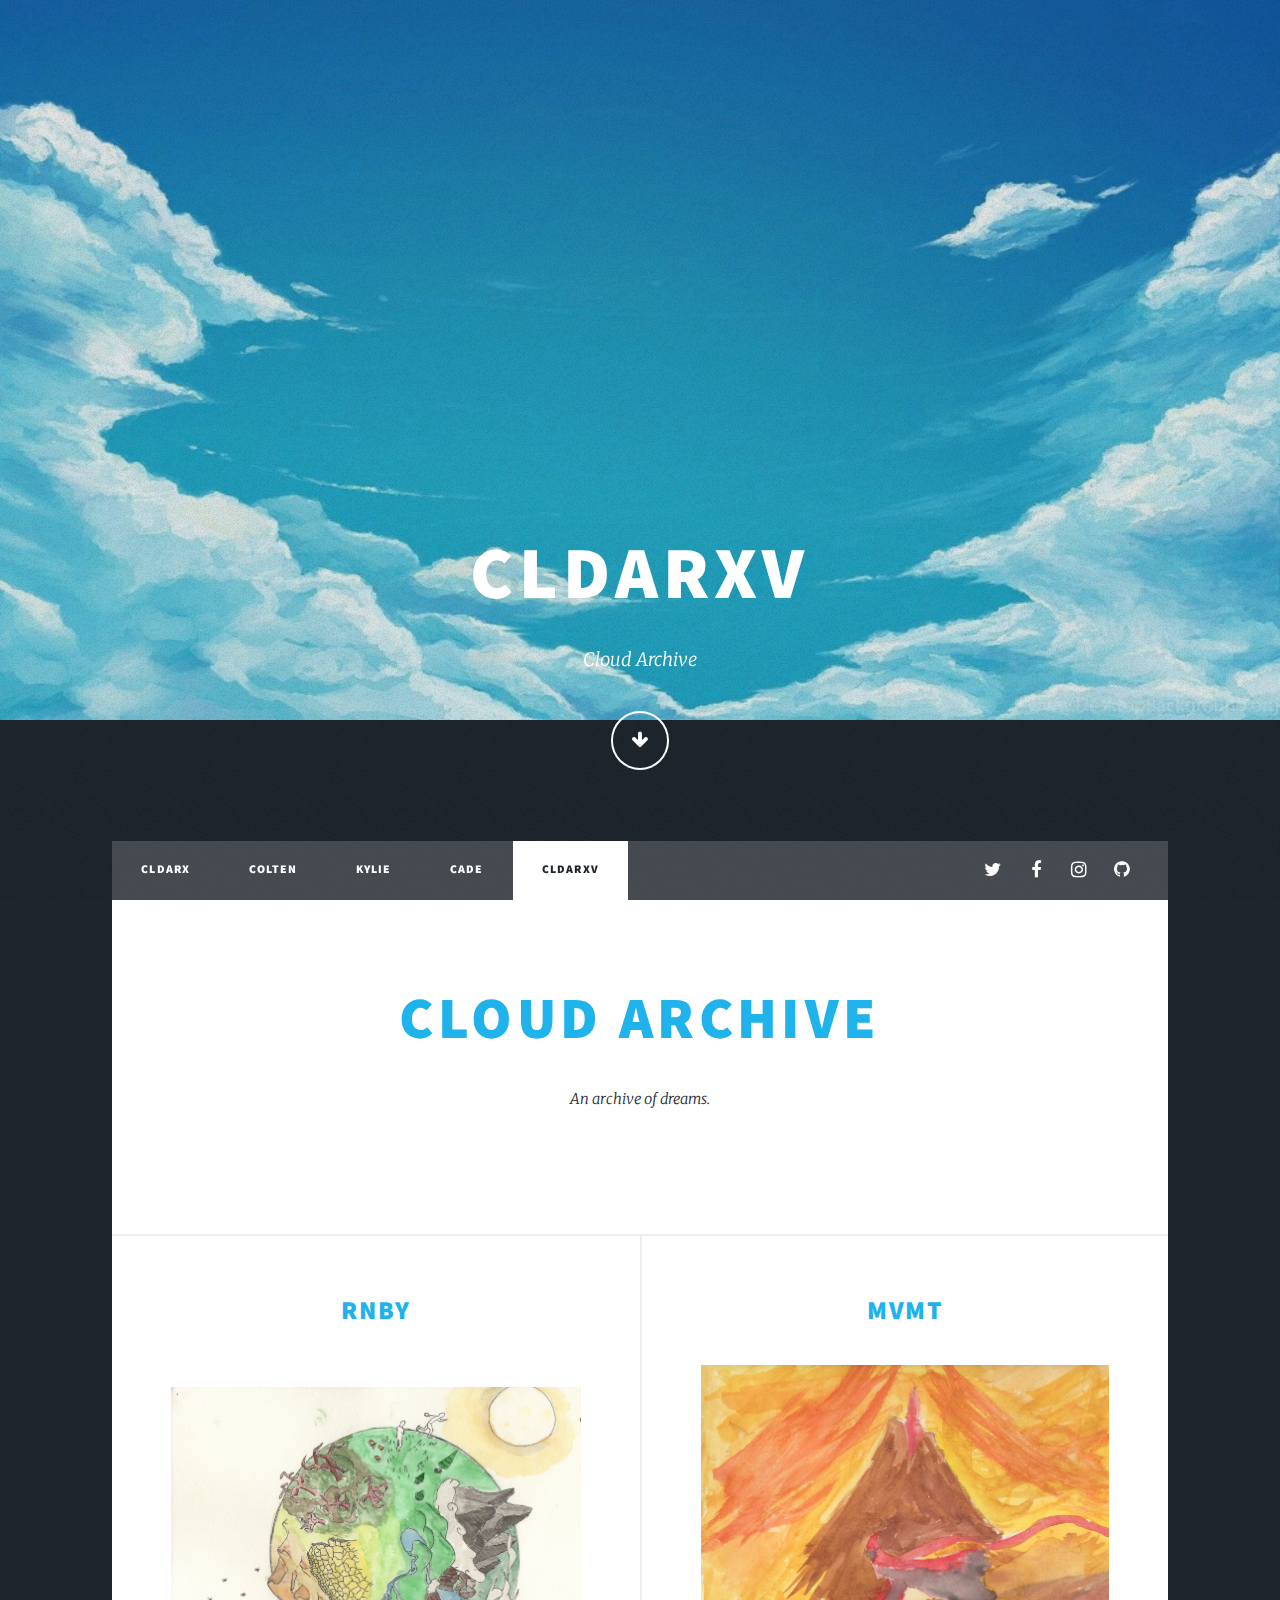
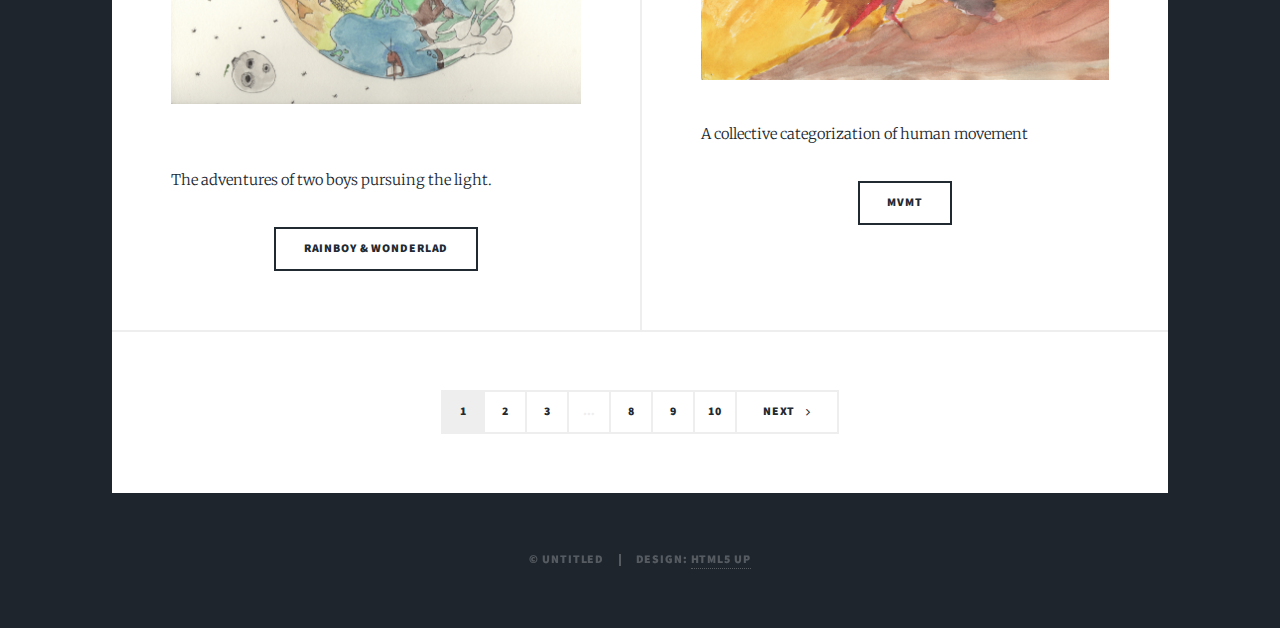
<file: CLDARXV.html>
<!DOCTYPE HTML>
<!--
	Massively by HTML5 UP
	html5up.net | @ajlkn
	Free for personal and commercial use under the CCA 3.0 license (html5up.net/license)
-->
<html>
	<head>
		<title>CLDARXV</title>
		<meta charset="utf-8" />
		<meta name="viewport" content="width=device-width, initial-scale=1, user-scalable=no" />
		<link rel="stylesheet" href="assets/css/main.css" />
		<noscript><link rel="stylesheet" href="assets/css/noscript.css" /></noscript>
		<link rel="icon" href="images/icon.png">
	</head>
	<body class="is-loading">

		<!-- Wrapper -->
			<div id="wrapper" class="fade-in">

				<!-- Intro -->
					<div id="intro">
						<h1>CLDARXV</h1>
						<p>Cloud Archive</p>
						<ul class="actions">
							<li><a href="#header" class="button icon solo fa-arrow-down scrolly">Continue</a></li>
						</ul>
					</div>

				<!-- Header -->
					<header id="header">
						<a href="index.html" class="logo">CLDARX</a>
					</header>

				<!-- Nav -->
					<nav id="nav">
						<ul class="links">
							<li><a href="index.html">CLDARX</a></li>
							<li><a href="Colten.html">Colten</a></li>
							<li><a href="Kylie.html">Kylie</a></li>
							<li><a href="Cade.html">Cade</a></li>
							<li class="active"><a href="CLDARXV.html">CLDARXV</a></li>
						</ul>
						<ul class="icons">
							<li><a href="#" class="icon fa-twitter"><span class="label">Twitter</span></a></li>
							<li><a href="#" class="icon fa-facebook"><span class="label">Facebook</span></a></li>
							<li><a href="#" class="icon fa-instagram"><span class="label">Instagram</span></a></li>
							<li><a href="#" class="icon fa-github"><span class="label">GitHub</span></a></li>
						</ul>
					</nav>

				<!-- Main -->
					<div id="main">

						<!-- Featured Post -->
						<article class="post featured">
							<header class="major">
								<h2><a href="#">Cloud Archive</a></h2>
								<p>An archive of dreams. </p>
							</header>
						</article>

						<!-- Posts -->
							<section class="posts">
								<article>
									<header>
										<h2><a href="RNBY.html">RNBY</a></h2>
									</header>
									<a href="RNBY.html" class="image main"><img src="images/RB.jpeg" alt="" /></a></a>
									<p>The adventures of two boys pursuing the light.</p>
									<ul class="actions">
										<li><a href="RNBY.html" class="button">Rainboy & Wonderlad</a></li>
									</ul>
								</article>

								<article>
									<header>
										<h2><a href="MVMT.html">MVMT</a></h2>
									</header>
									<a href="MVMT.html" class="image fit"><img src="images/Journey.jpeg" alt="" /></a>
									<p>A collective categorization of human movement</p>
									<ul class="actions">
										<li><a href="MVMT.html" class="button">MVMT</a></li>
									</ul>
								</article>

								<!-- <article>
									<header>
										<h2><a href="#">PTLGY</a></h2>
									</header>
									<a href="#" class="image fit"><img src="images/Journey.jpeg" alt="" /></a>
									<p>Psycho Physical techniques for communicating with human beings.</p>
									<ul class="actions">
										<li><a href="#" class="button">PTLGY</a></li>
									</ul>
								</article> -->


							</section>

						<!-- Footer -->
							<footer>
								<div class="pagination">
									<!--<a href="#" class="previous">Prev</a>-->
									<a href="#" class="page active">1</a>
									<a href="#" class="page">2</a>
									<a href="#" class="page">3</a>
									<span class="extra">&hellip;</span>
									<a href="#" class="page">8</a>
									<a href="#" class="page">9</a>
									<a href="#" class="page">10</a>
									<a href="#" class="next">Next</a>
								</div>
							</footer>

					</div>



				<!-- Copyright -->
					<div id="copyright">
						<ul><li>&copy; Untitled</li><li>Design: <a href="https://html5up.net">HTML5 UP</a></li></ul>
					</div>

			</div>

		<!-- Scripts -->
			<script src="assets/js/jquery.min.js"></script>
			<script src="assets/js/jquery.scrollex.min.js"></script>
			<script src="assets/js/jquery.scrolly.min.js"></script>
			<script src="assets/js/skel.min.js"></script>
			<script src="assets/js/util.js"></script>
			<script src="assets/js/main.js"></script>

	</body>
</html>
</file>
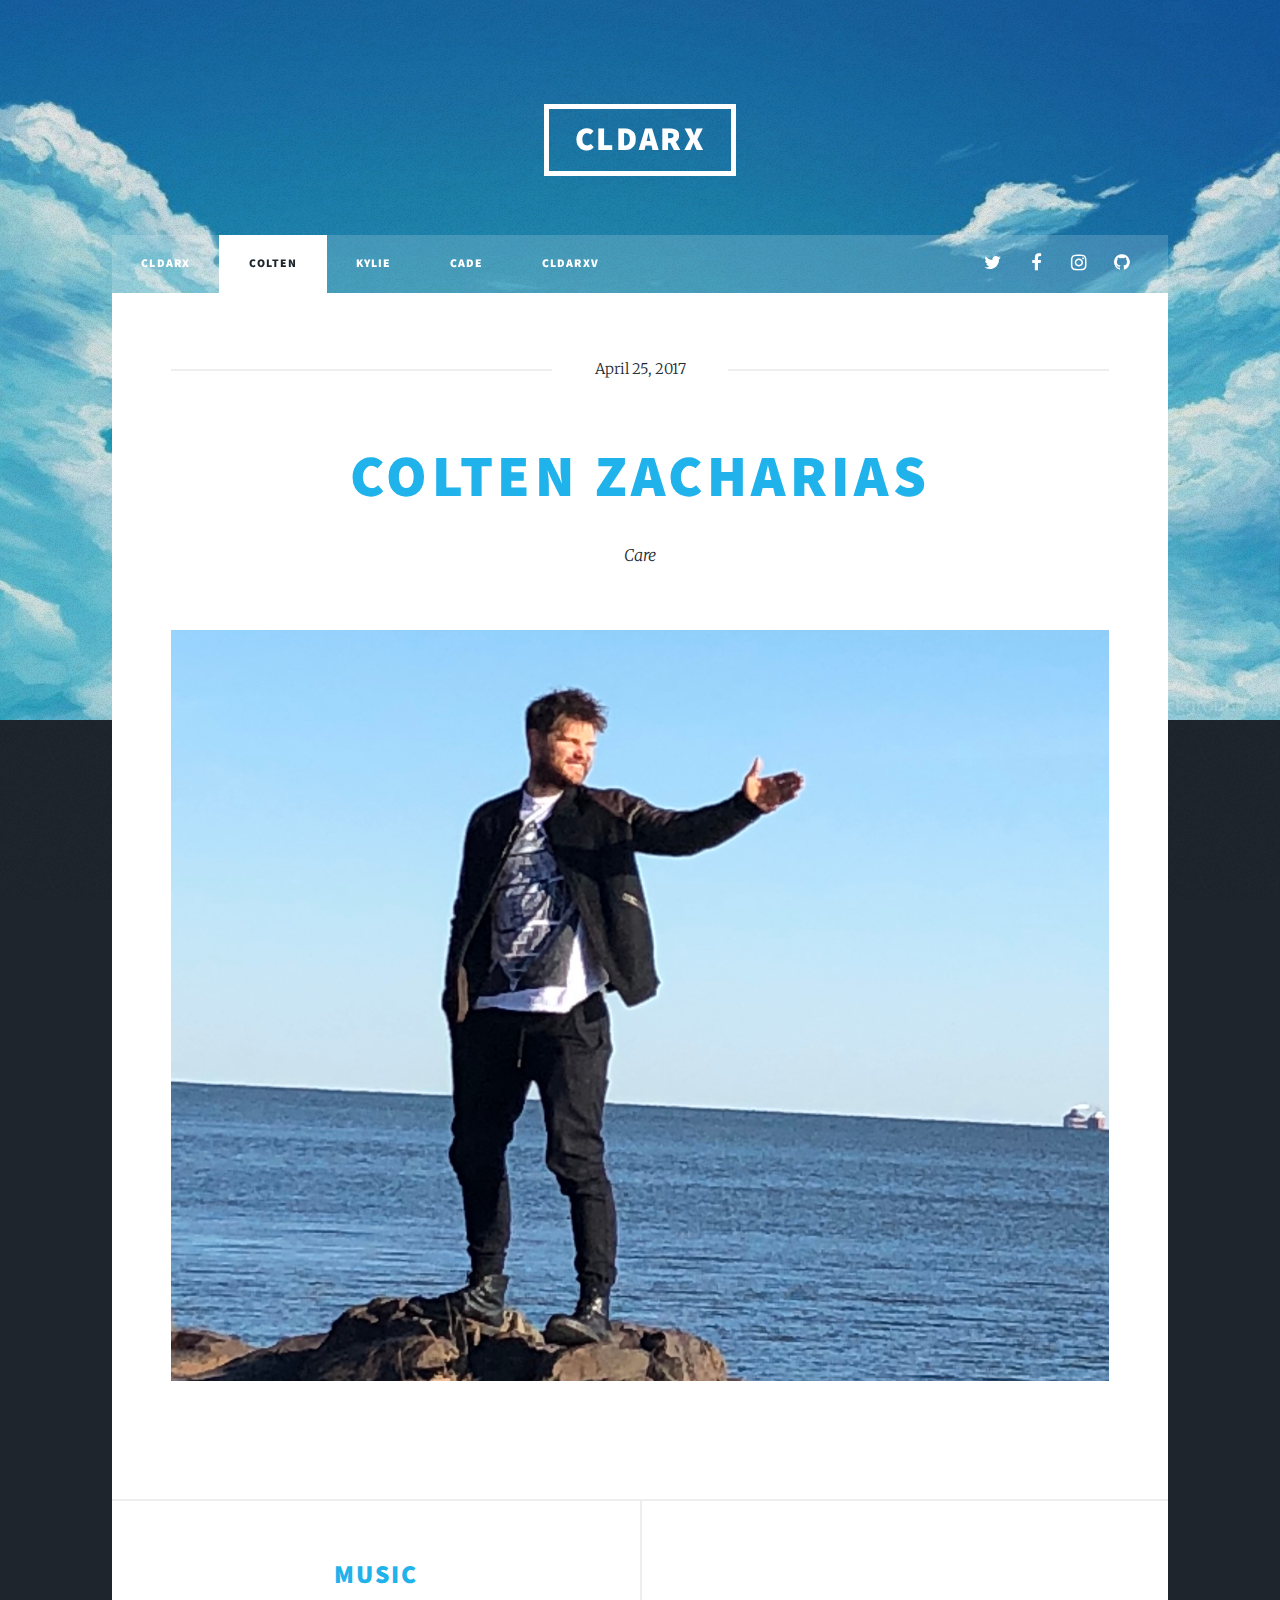
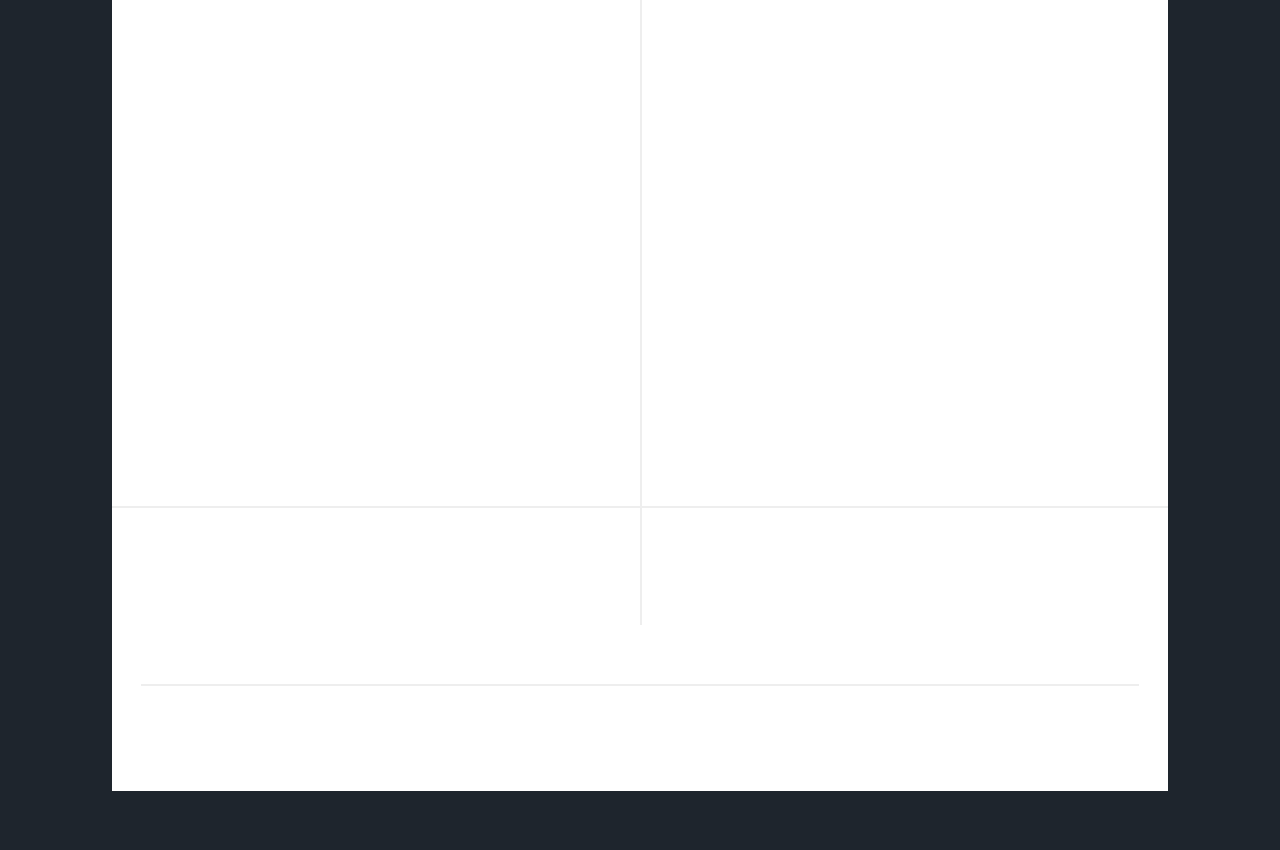
<file: Colten.html>
<!DOCTYPE HTML>
<!--
	Massively by HTML5 UP
	html5up.net | @ajlkn
	Free for personal and commercial use under the CCA 3.0 license (html5up.net/license)
-->
<html>
	<head>
		<title>Colten</title>
		<meta charset="utf-8" />
		<meta name="viewport" content="width=device-width, initial-scale=1, user-scalable=no" />
		<link rel="stylesheet" href="assets/css/main.css" />
		<noscript><link rel="stylesheet" href="assets/css/noscript.css" /></noscript>
		<link rel="icon" href="images/icon.png">
	</head>
	<body class="is-loading">

		<!-- Wrapper -->
			<div id="wrapper">

				<!-- Header -->
					<header id="header">
						<a href="index.html" class="logo">CLDARX</a>
					</header>

				<!-- Nav -->
					<nav id="nav">
						<ul class="links">
							<li><a href="index.html">CLDARX</a></li>
							<li class = "active"><a href="Colten.html">Colten</a></li>
							<li><a href="Kylie.html">Kylie</a></li>
							<li><a href="Cade.html">Cade</a></li>
							<li><a href="CLDARXV.html">CLDARXV</a></li>
						</ul>
						<ul class="icons">
							<li><a href="#" class="icon fa-twitter"><span class="label">Twitter</span></a></li>
							<li><a href="#" class="icon fa-facebook"><span class="label">Facebook</span></a></li>
							<li><a href="#" class="icon fa-instagram"><span class="label">Instagram</span></a></li>
							<li><a href="#" class="icon fa-github"><span class="label">GitHub</span></a></li>
						</ul>
					</nav>

					<!-- Main -->
						<div id="main">

							<!-- Post -->
								<section class="post">
									<header class="major">
										<span class="date">April 25, 2017</span>
										<h1>Colten Zacharias</h1>
										<p>Care</p>
										<div class="image main"><img src="images/ColtenCover.jpeg" alt="" /></div>
									</header>
									<p></p>
								</section>

								<!-- Posts -->
									<section class="posts">

										<article>
											<header>
												<h2>Music</h2>
											</header>
											<!-- <div class="vid-container"> -->
												<iframe src="https://open.spotify.com/embed/user/1213245821/playlist/5y7Kv264BwRnjU5uTeH8la"  width=80% height=80% frameborder="0" allowtransparency="true" allow="encrypted-media"></iframe>
											<!-- </div> -->
										</article>
										<article>
											<header>
											</header>								
											<p></br></br></br></br></br></br></br></br></br></br></br></br></br></br></p>

										</article>
										<article>
											<header>

											</header>
										</article>
										<article>
											<header>

											</header>
										</article>











									</section>







				<!-- Copyright -->
					<div id="copyright">
						<ul><li>&copy; Untitled</li><li>Design: <a href="https://html5up.net">HTML5 UP</a></li></ul>
					</div>

			</div>

		<!-- Scripts -->
			<script src="assets/js/jquery.min.js"></script>
			<script src="assets/js/jquery.scrollex.min.js"></script>
			<script src="assets/js/jquery.scrolly.min.js"></script>
			<script src="assets/js/skel.min.js"></script>
			<script src="assets/js/util.js"></script>
			<script src="assets/js/main.js"></script>

	</body>
</html>
</file>
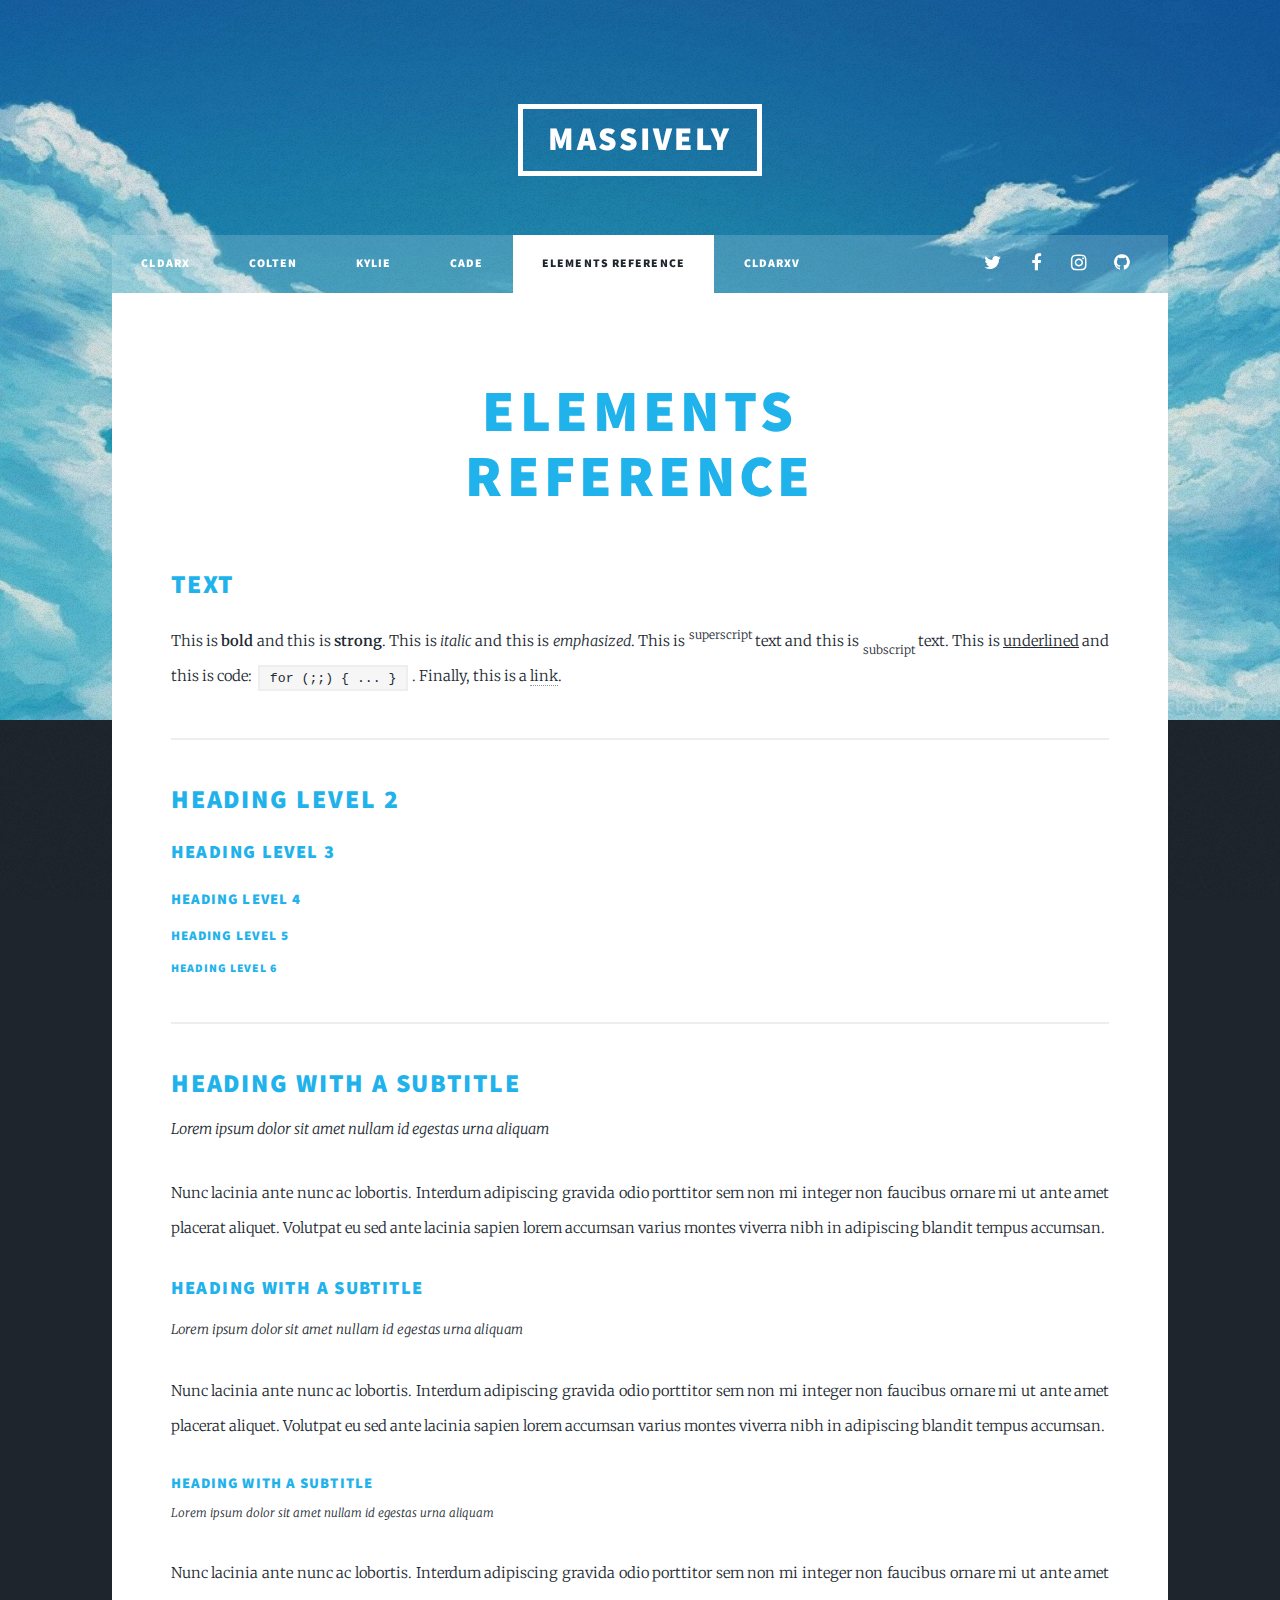
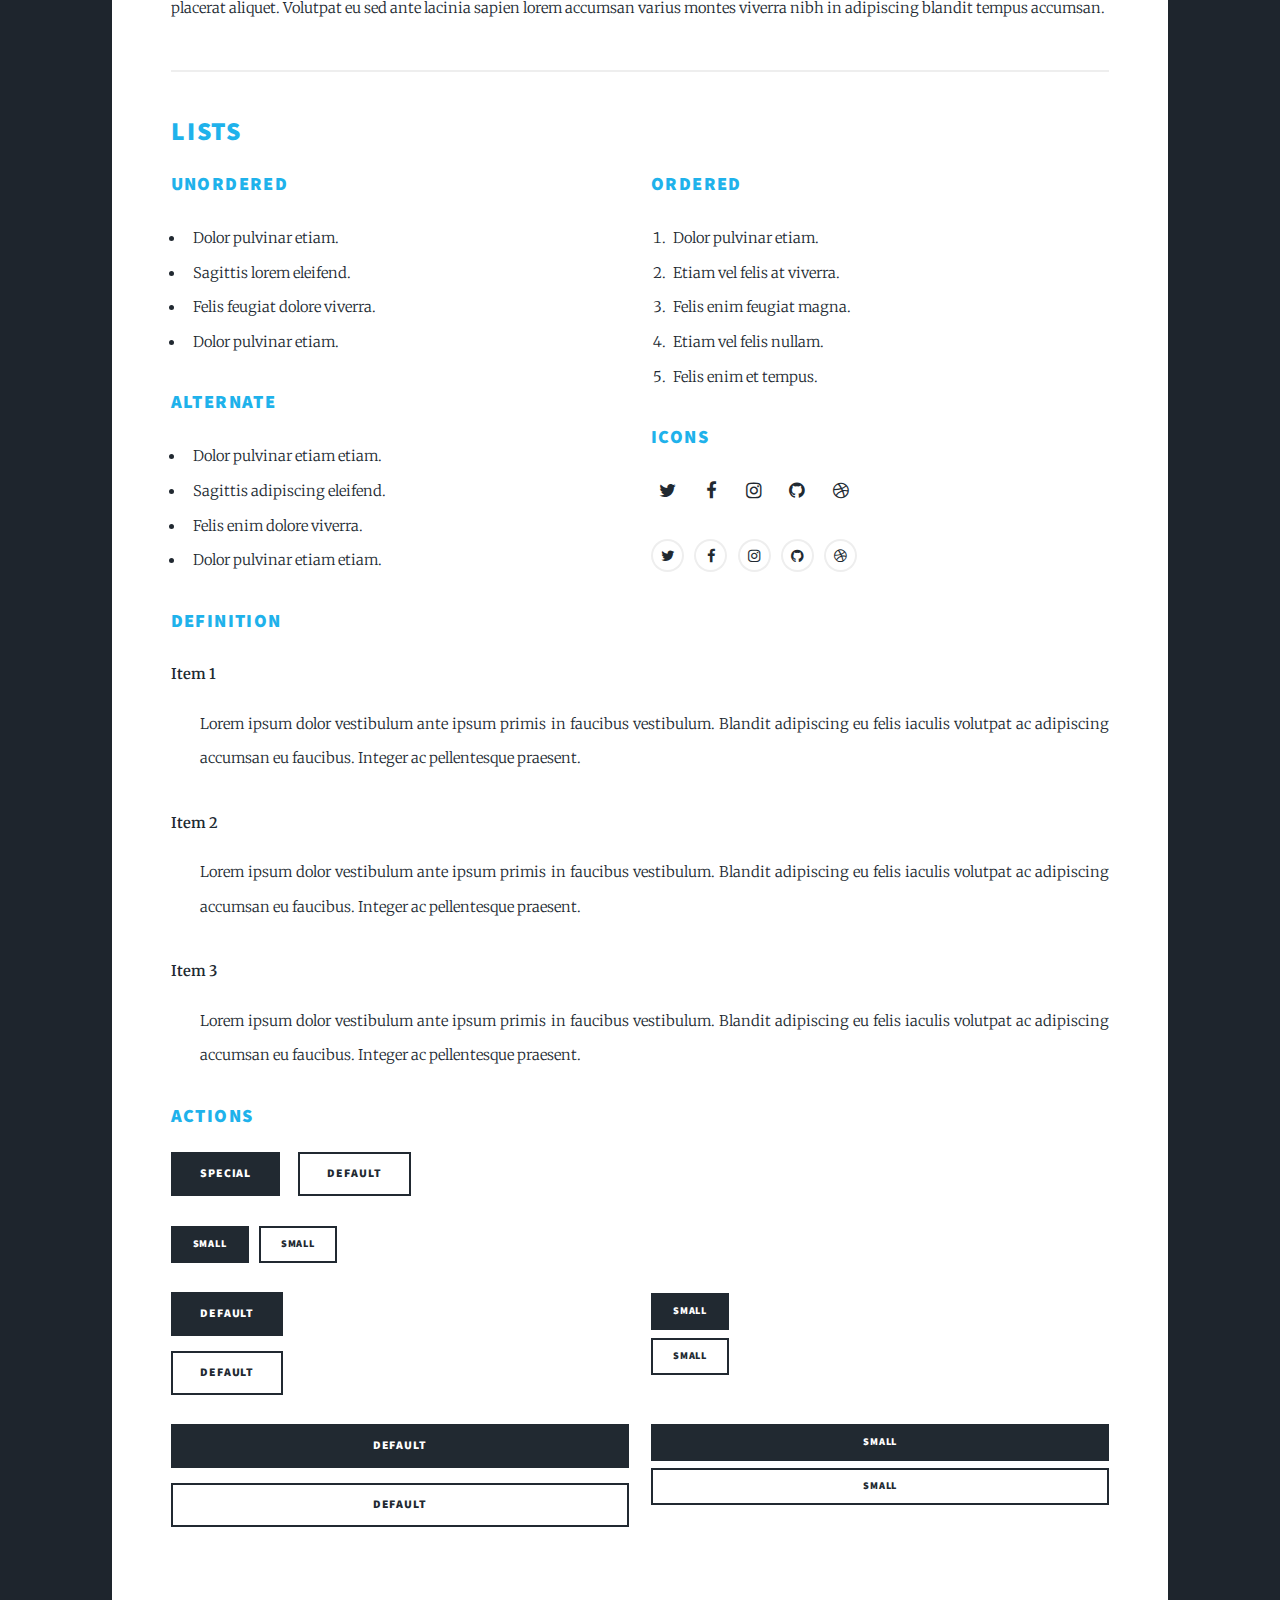
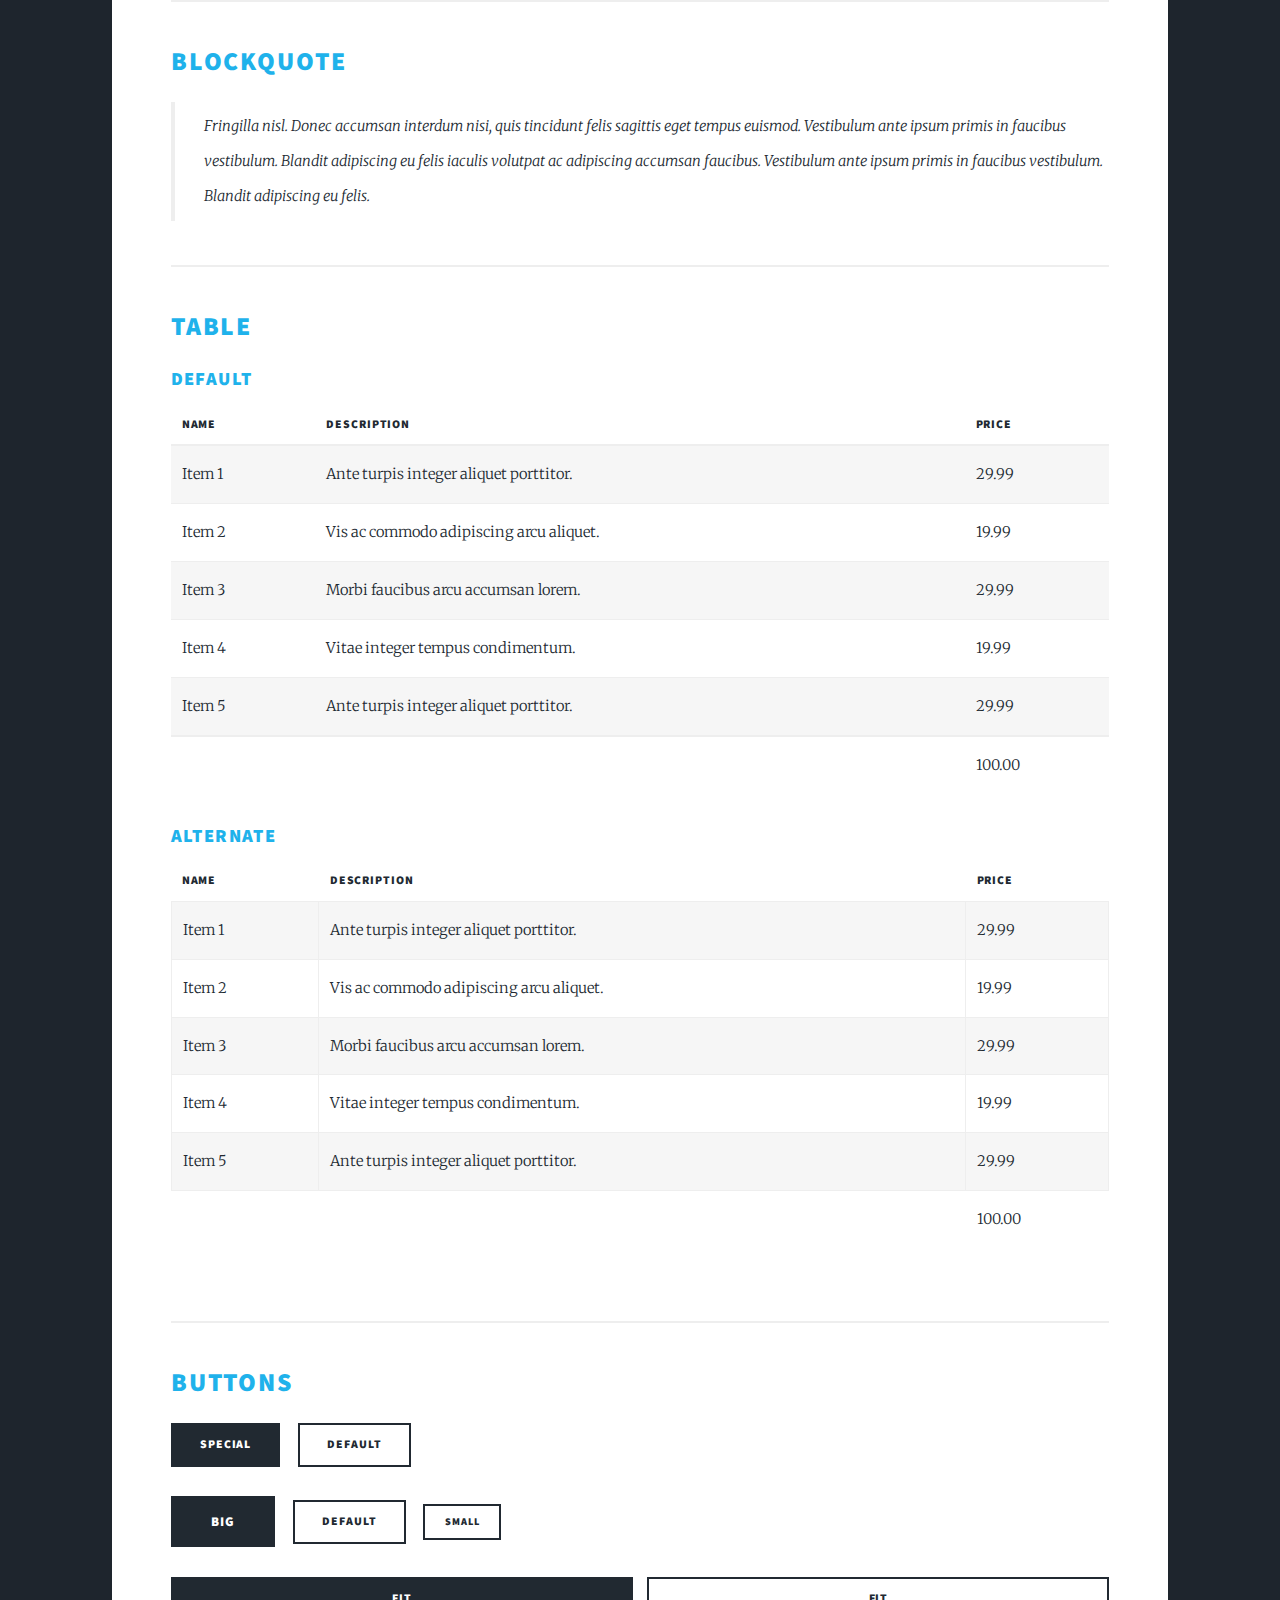
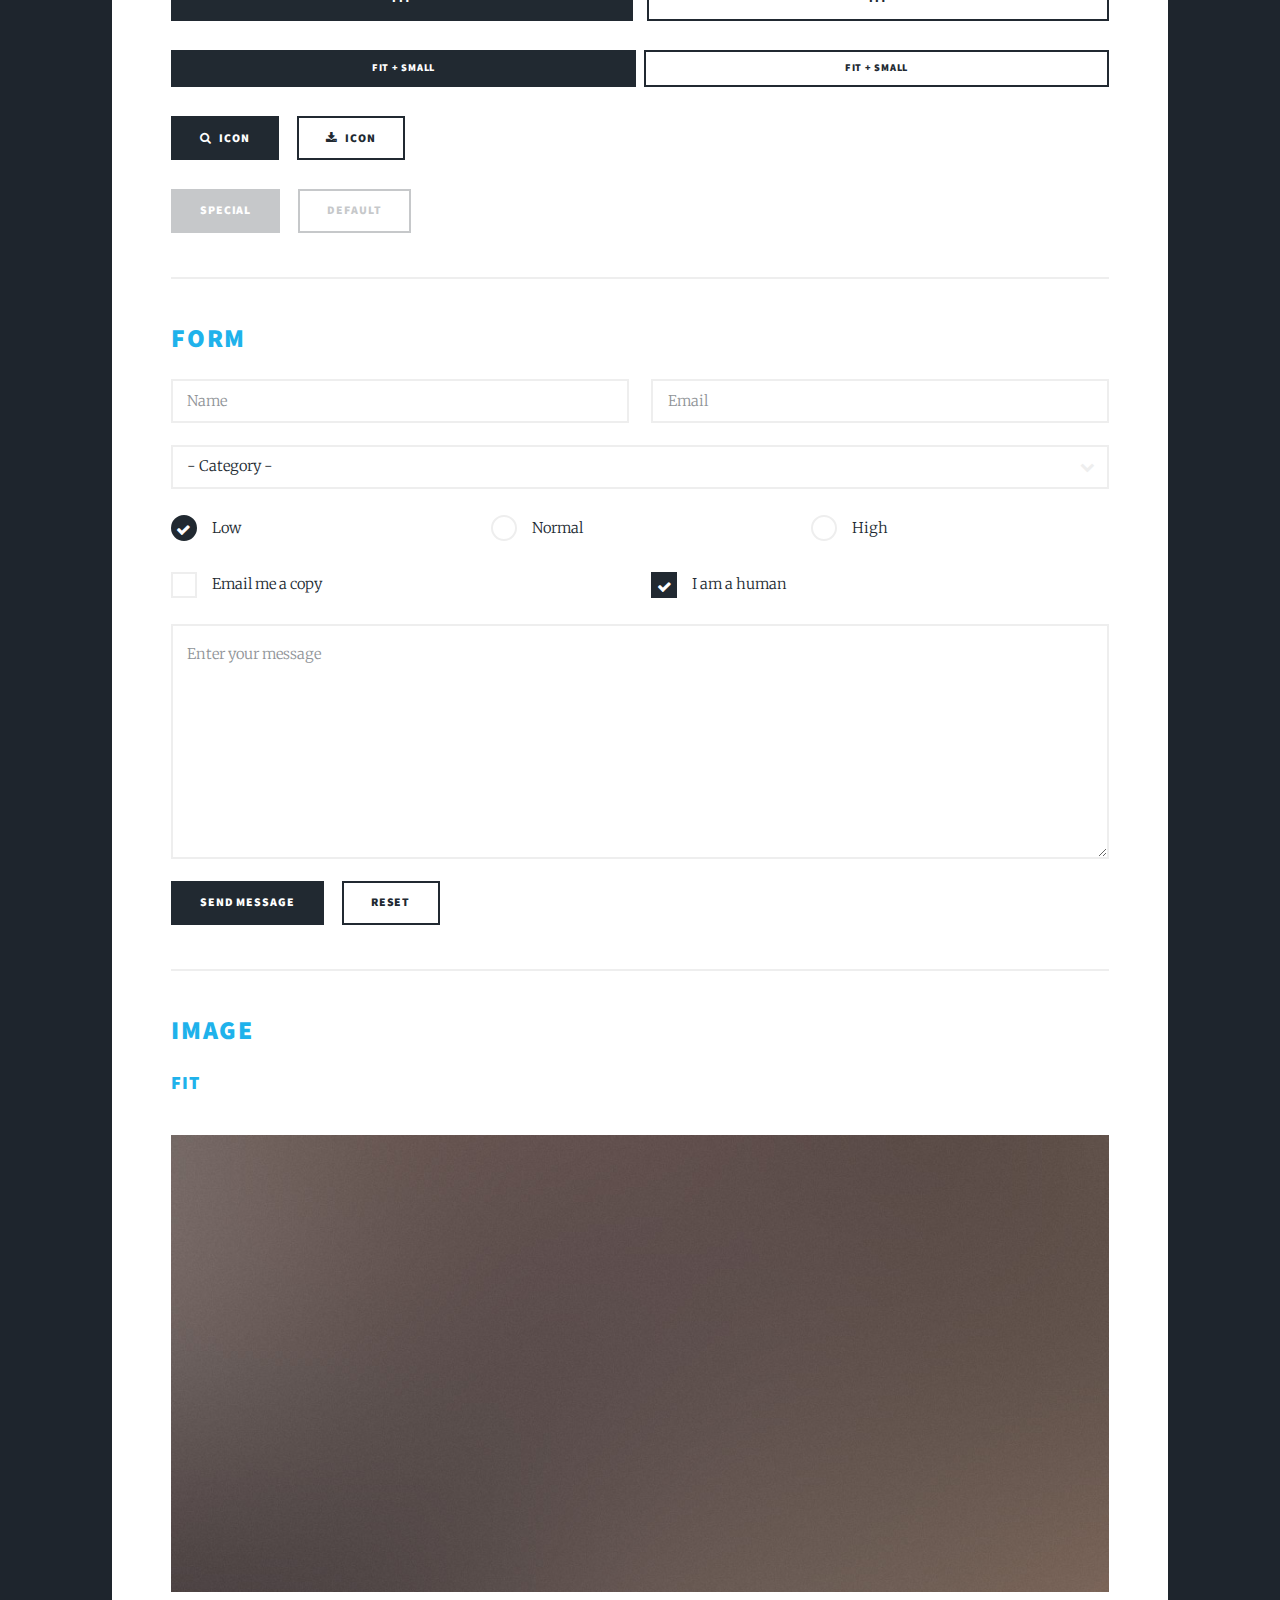
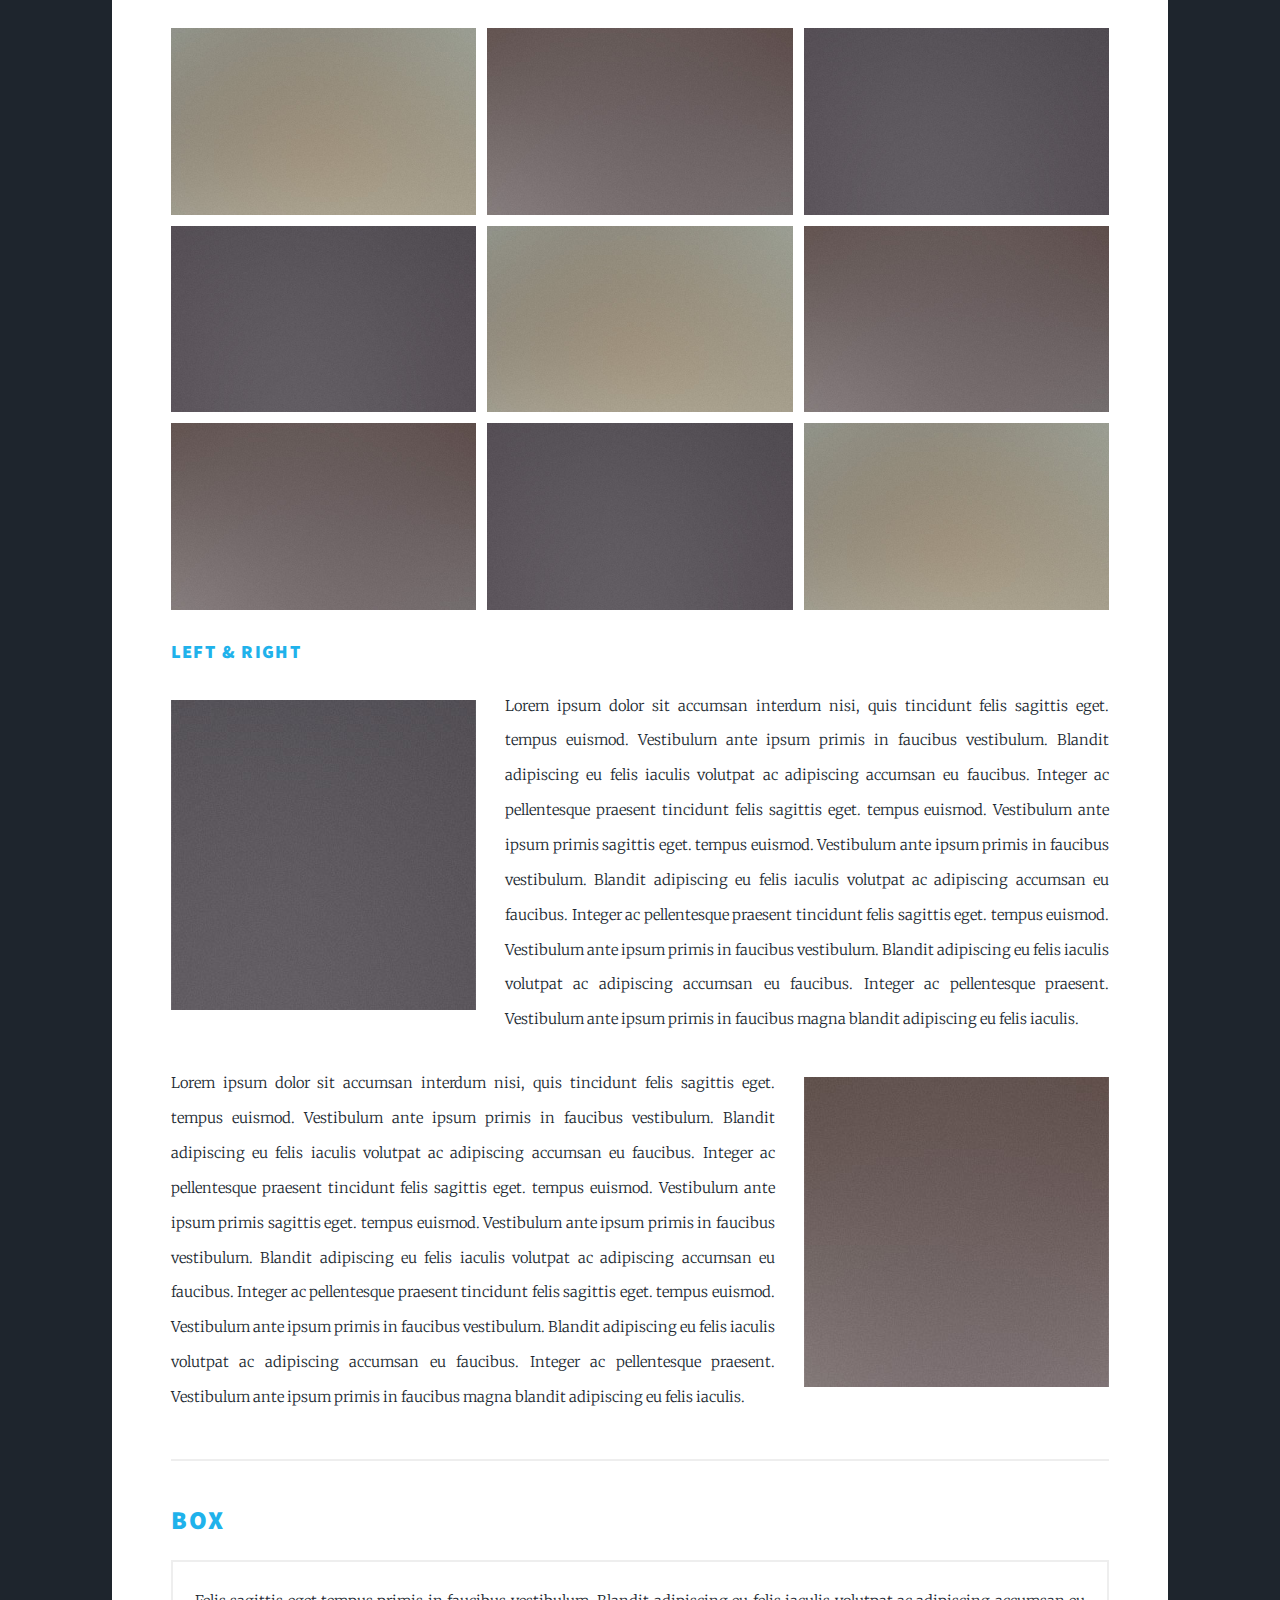
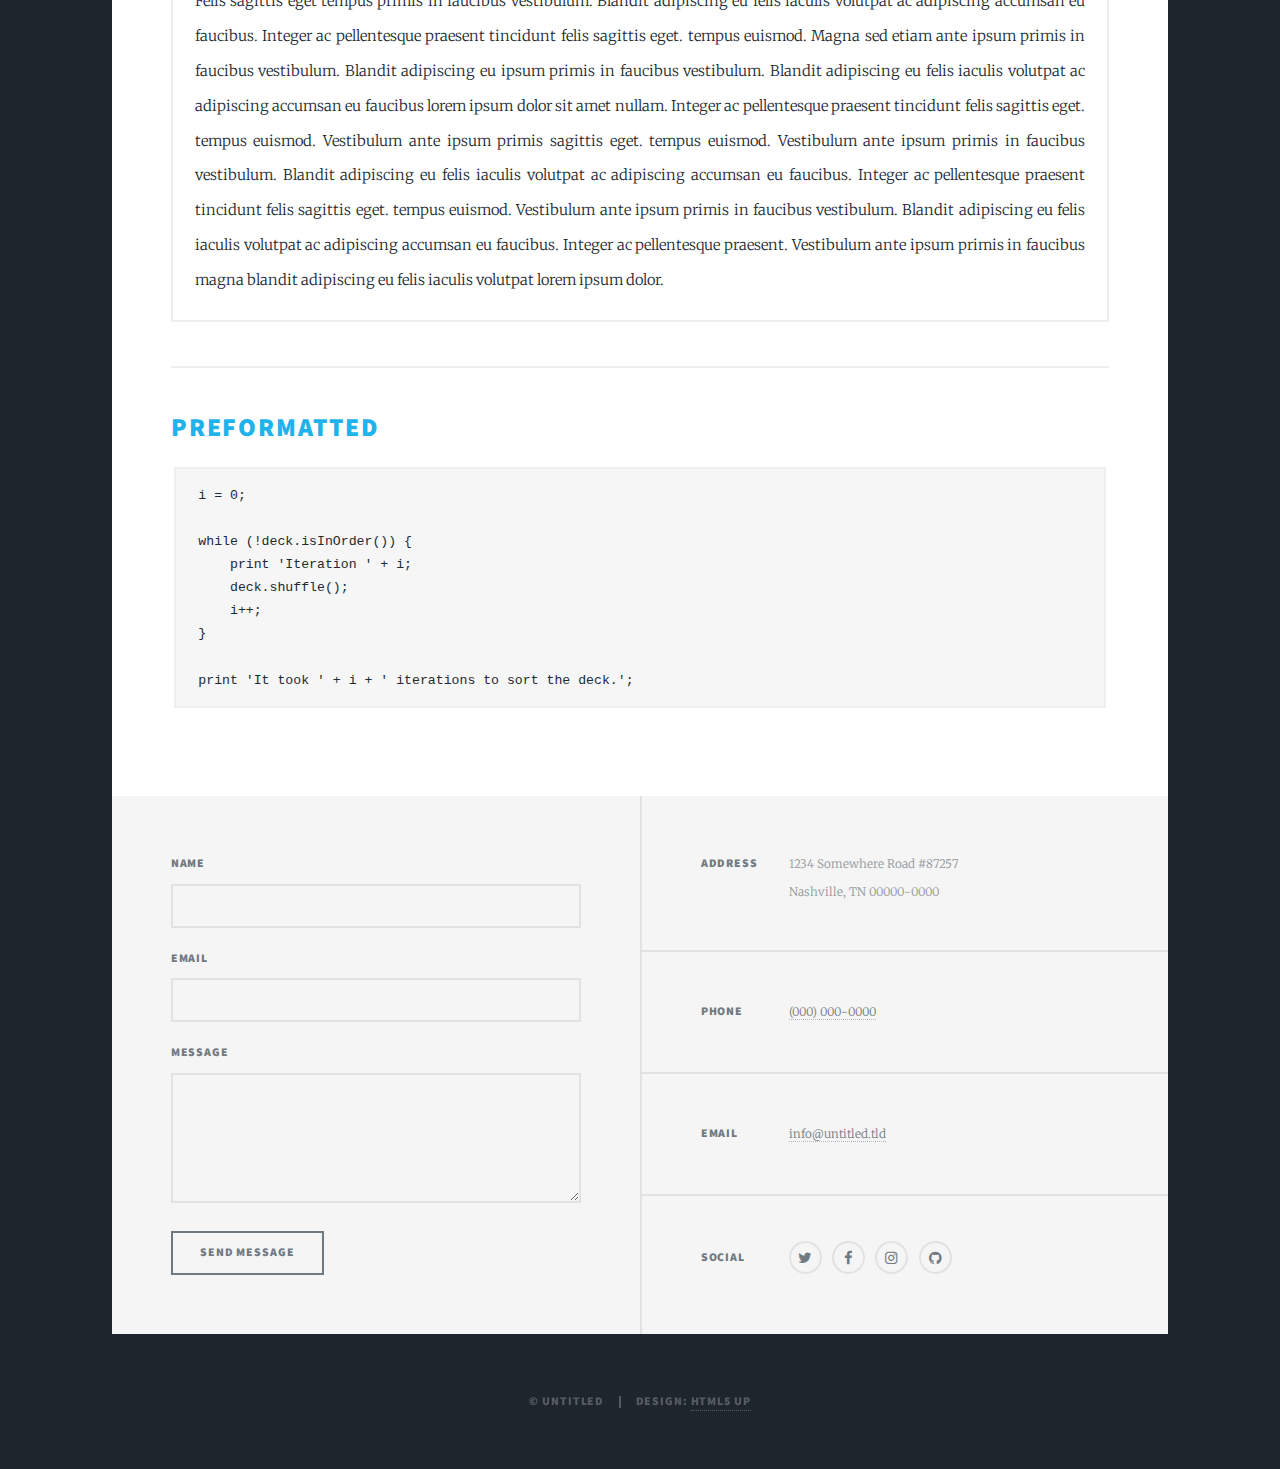
<file: elements.html>
<!DOCTYPE HTML>
<!--
	Massively by HTML5 UP
	html5up.net | @ajlkn
	Free for personal and commercial use under the CCA 3.0 license (html5up.net/license)
-->
<html>
	<head>
		<title>Elements Reference - Massively by HTML5 UP</title>
		<meta charset="utf-8" />
		<meta name="viewport" content="width=device-width, initial-scale=1, user-scalable=no" />
		<link rel="stylesheet" href="assets/css/main.css" />
		<noscript><link rel="stylesheet" href="assets/css/noscript.css" /></noscript>
		<link rel="icon" href="images/icon.png">
	</head>
	<body class="is-loading">

		<!-- Wrapper -->
			<div id="wrapper">

				<!-- Header -->
					<header id="header">
						<a href="index.html" class="logo">Massively</a>
					</header>

				<!-- Nav -->
					<nav id="nav">
						<ul class="links">
							<li><a href="index.html">CLDARX</a></li>
							<li><a href="Colten.html">Colten</a></li>
							<li><a href="Kylie.html">Kylie</a></li>
							<li><a href="Cade.html">Cade</a></li>
							<li class="active"><a href="elements.html">Elements Reference</a></li>
							<li><a href="CLDARXV.html">CLDARXV</a></li>
						</ul>
						<ul class="icons">
							<li><a href="#" class="icon fa-twitter"><span class="label">Twitter</span></a></li>
							<li><a href="#" class="icon fa-facebook"><span class="label">Facebook</span></a></li>
							<li><a href="#" class="icon fa-instagram"><span class="label">Instagram</span></a></li>
							<li><a href="#" class="icon fa-github"><span class="label">GitHub</span></a></li>
						</ul>
					</nav>

				<!-- Main -->
					<div id="main">

						<!-- Post -->
							<section class="post">
								<header class="major">
									<h1>Elements<br />
									Reference</h1>
								</header>

								<!-- Text stuff -->
									<h2>Text</h2>
									<p>This is <b>bold</b> and this is <strong>strong</strong>. This is <i>italic</i> and this is <em>emphasized</em>.
									This is <sup>superscript</sup> text and this is <sub>subscript</sub> text.
									This is <u>underlined</u> and this is code: <code>for (;;) { ... }</code>.
									Finally, this is a <a href="#">link</a>.</p>
									<hr />
									<h2>Heading Level 2</h2>
									<h3>Heading Level 3</h3>
									<h4>Heading Level 4</h4>
									<h5>Heading Level 5</h5>
									<h6>Heading Level 6</h6>
									<hr />
									<header>
										<h2>Heading with a Subtitle</h2>
										<p>Lorem ipsum dolor sit amet nullam id egestas urna aliquam</p>
									</header>
									<p>Nunc lacinia ante nunc ac lobortis. Interdum adipiscing gravida odio porttitor sem non mi integer non faucibus ornare mi ut ante amet placerat aliquet. Volutpat eu sed ante lacinia sapien lorem accumsan varius montes viverra nibh in adipiscing blandit tempus accumsan.</p>
									<header>
										<h3>Heading with a Subtitle</h3>
										<p>Lorem ipsum dolor sit amet nullam id egestas urna aliquam</p>
									</header>
									<p>Nunc lacinia ante nunc ac lobortis. Interdum adipiscing gravida odio porttitor sem non mi integer non faucibus ornare mi ut ante amet placerat aliquet. Volutpat eu sed ante lacinia sapien lorem accumsan varius montes viverra nibh in adipiscing blandit tempus accumsan.</p>
									<header>
										<h4>Heading with a Subtitle</h4>
										<p>Lorem ipsum dolor sit amet nullam id egestas urna aliquam</p>
									</header>
									<p>Nunc lacinia ante nunc ac lobortis. Interdum adipiscing gravida odio porttitor sem non mi integer non faucibus ornare mi ut ante amet placerat aliquet. Volutpat eu sed ante lacinia sapien lorem accumsan varius montes viverra nibh in adipiscing blandit tempus accumsan.</p>

									<hr />

								<!-- Lists -->
									<h2>Lists</h2>
									<div class="row">
										<div class="6u 12u$(small)">

											<h3>Unordered</h3>
											<ul>
												<li>Dolor pulvinar etiam.</li>
												<li>Sagittis lorem eleifend.</li>
												<li>Felis feugiat dolore viverra.</li>
												<li>Dolor pulvinar etiam.</li>
											</ul>

											<h3>Alternate</h3>
											<ul class="alt">
												<li>Dolor pulvinar etiam etiam.</li>
												<li>Sagittis adipiscing eleifend.</li>
												<li>Felis enim dolore viverra.</li>
												<li>Dolor pulvinar etiam etiam.</li>
											</ul>

										</div>
										<div class="6u$ 12u$(small)">

											<h3>Ordered</h3>
											<ol>
												<li>Dolor pulvinar etiam.</li>
												<li>Etiam vel felis at viverra.</li>
												<li>Felis enim feugiat magna.</li>
												<li>Etiam vel felis nullam.</li>
												<li>Felis enim et tempus.</li>
											</ol>

											<h3>Icons</h3>
											<ul class="icons">
												<li><a href="#" class="icon fa-twitter"><span class="label">Twitter</span></a></li>
												<li><a href="#" class="icon fa-facebook"><span class="label">Facebook</span></a></li>
												<li><a href="#" class="icon fa-instagram"><span class="label">Instagram</span></a></li>
												<li><a href="#" class="icon fa-github"><span class="label">Github</span></a></li>
												<li><a href="#" class="icon fa-dribbble"><span class="label">Dribbble</span></a></li>
											</ul>
											<ul class="icons alt">
												<li><a href="#" class="icon alt fa-twitter"><span class="label">Twitter</span></a></li>
												<li><a href="#" class="icon alt fa-facebook"><span class="label">Facebook</span></a></li>
												<li><a href="#" class="icon alt fa-instagram"><span class="label">Instagram</span></a></li>
												<li><a href="#" class="icon alt fa-github"><span class="label">Github</span></a></li>
												<li><a href="#" class="icon alt fa-dribbble"><span class="label">Dribbble</span></a></li>
											</ul>

										</div>
									</div>
									<h3>Definition</h3>
									<dl>
										<dt>Item 1</dt>
										<dd>
											<p>Lorem ipsum dolor vestibulum ante ipsum primis in faucibus vestibulum. Blandit adipiscing eu felis iaculis volutpat ac adipiscing accumsan eu faucibus. Integer ac pellentesque praesent.</p>
										</dd>
										<dt>Item 2</dt>
										<dd>
											<p>Lorem ipsum dolor vestibulum ante ipsum primis in faucibus vestibulum. Blandit adipiscing eu felis iaculis volutpat ac adipiscing accumsan eu faucibus. Integer ac pellentesque praesent.</p>
										</dd>
										<dt>Item 3</dt>
										<dd>
											<p>Lorem ipsum dolor vestibulum ante ipsum primis in faucibus vestibulum. Blandit adipiscing eu felis iaculis volutpat ac adipiscing accumsan eu faucibus. Integer ac pellentesque praesent.</p>
										</dd>
									</dl>

									<h3>Actions</h3>
									<ul class="actions">
										<li><a href="#" class="button special">Special</a></li>
										<li><a href="#" class="button">Default</a></li>
									</ul>
									<ul class="actions small">
										<li><a href="#" class="button special small">Small</a></li>
										<li><a href="#" class="button small">Small</a></li>
									</ul>
									<div class="row">
										<div class="6u 12u$(small)">
											<ul class="actions vertical">
												<li><a href="#" class="button special">Default</a></li>
												<li><a href="#" class="button">Default</a></li>
											</ul>
										</div>
										<div class="6u 12u$(small)">
											<ul class="actions vertical small">
												<li><a href="#" class="button special small">Small</a></li>
												<li><a href="#" class="button small">Small</a></li>
											</ul>
										</div>
									</div>
									<div class="row">
										<div class="6u 12u$(small)">
											<ul class="actions vertical">
												<li><a href="#" class="button special fit">Default</a></li>
												<li><a href="#" class="button fit">Default</a></li>
											</ul>
										</div>
										<div class="6u$ 12u$(small)">
											<ul class="actions vertical small">
												<li><a href="#" class="button special small fit">Small</a></li>
												<li><a href="#" class="button small fit">Small</a></li>
											</ul>
										</div>
									</div>

									<hr />

								<!-- Blockquote -->
									<h2>Blockquote</h2>
									<blockquote>Fringilla nisl. Donec accumsan interdum nisi, quis tincidunt felis sagittis eget tempus euismod. Vestibulum ante ipsum primis in faucibus vestibulum. Blandit adipiscing eu felis iaculis volutpat ac adipiscing accumsan faucibus. Vestibulum ante ipsum primis in faucibus vestibulum. Blandit adipiscing eu felis.</blockquote>

									<hr />

								<!-- Table -->
									<h2>Table</h2>

									<h3>Default</h3>
									<div class="table-wrapper">
										<table>
											<thead>
												<tr>
													<th>Name</th>
													<th>Description</th>
													<th>Price</th>
												</tr>
											</thead>
											<tbody>
												<tr>
													<td>Item 1</td>
													<td>Ante turpis integer aliquet porttitor.</td>
													<td>29.99</td>
												</tr>
												<tr>
													<td>Item 2</td>
													<td>Vis ac commodo adipiscing arcu aliquet.</td>
													<td>19.99</td>
												</tr>
												<tr>
													<td>Item 3</td>
													<td> Morbi faucibus arcu accumsan lorem.</td>
													<td>29.99</td>
												</tr>
												<tr>
													<td>Item 4</td>
													<td>Vitae integer tempus condimentum.</td>
													<td>19.99</td>
												</tr>
												<tr>
													<td>Item 5</td>
													<td>Ante turpis integer aliquet porttitor.</td>
													<td>29.99</td>
												</tr>
											</tbody>
											<tfoot>
												<tr>
													<td colspan="2"></td>
													<td>100.00</td>
												</tr>
											</tfoot>
										</table>
									</div>

									<h3>Alternate</h3>
									<div class="table-wrapper">
										<table class="alt">
											<thead>
												<tr>
													<th>Name</th>
													<th>Description</th>
													<th>Price</th>
												</tr>
											</thead>
											<tbody>
												<tr>
													<td>Item 1</td>
													<td>Ante turpis integer aliquet porttitor.</td>
													<td>29.99</td>
												</tr>
												<tr>
													<td>Item 2</td>
													<td>Vis ac commodo adipiscing arcu aliquet.</td>
													<td>19.99</td>
												</tr>
												<tr>
													<td>Item 3</td>
													<td> Morbi faucibus arcu accumsan lorem.</td>
													<td>29.99</td>
												</tr>
												<tr>
													<td>Item 4</td>
													<td>Vitae integer tempus condimentum.</td>
													<td>19.99</td>
												</tr>
												<tr>
													<td>Item 5</td>
													<td>Ante turpis integer aliquet porttitor.</td>
													<td>29.99</td>
												</tr>
											</tbody>
											<tfoot>
												<tr>
													<td colspan="2"></td>
													<td>100.00</td>
												</tr>
											</tfoot>
										</table>
									</div>

									<hr />

								<!-- Buttons -->
									<h2>Buttons</h2>
									<ul class="actions">
										<li><a href="#" class="button special">Special</a></li>
										<li><a href="#" class="button">Default</a></li>
									</ul>
									<ul class="actions">
										<li><a href="#" class="button special big">Big</a></li>
										<li><a href="#" class="button">Default</a></li>
										<li><a href="#" class="button small">Small</a></li>
									</ul>
									<ul class="actions fit">
										<li><a href="#" class="button special fit">Fit</a></li>
										<li><a href="#" class="button fit">Fit</a></li>
									</ul>
									<ul class="actions fit small">
										<li><a href="#" class="button special fit small">Fit + Small</a></li>
										<li><a href="#" class="button fit small">Fit + Small</a></li>
									</ul>
									<ul class="actions">
										<li><a href="#" class="button special icon fa-search">Icon</a></li>
										<li><a href="#" class="button icon fa-download">Icon</a></li>
									</ul>
									<ul class="actions">
										<li><span class="button special disabled">Special</span></li>
										<li><span class="button disabled">Default</span></li>
									</ul>

									<hr />

								<!-- Form -->
									<h2>Form</h2>

									<form method="post" action="#" class="alt">
										<div class="row uniform">
											<div class="6u 12u$(xsmall)">
												<input type="text" name="demo-name" id="demo-name" value="" placeholder="Name" />
											</div>
											<div class="6u$ 12u$(xsmall)">
												<input type="email" name="demo-email" id="demo-email" value="" placeholder="Email" />
											</div>
											<!-- Break -->
											<div class="12u$">
												<div class="select-wrapper">
													<select name="demo-category" id="demo-category">
														<option value="">- Category -</option>
														<option value="1">Manufacturing</option>
														<option value="1">Shipping</option>
														<option value="1">Administration</option>
														<option value="1">Human Resources</option>
													</select>
												</div>
											</div>
											<!-- Break -->
											<div class="4u 12u$(small)">
												<input type="radio" id="demo-priority-low" name="demo-priority" checked>
												<label for="demo-priority-low">Low</label>
											</div>
											<div class="4u 12u$(small)">
												<input type="radio" id="demo-priority-normal" name="demo-priority">
												<label for="demo-priority-normal">Normal</label>
											</div>
											<div class="4u$ 12u$(small)">
												<input type="radio" id="demo-priority-high" name="demo-priority">
												<label for="demo-priority-high">High</label>
											</div>
											<!-- Break -->
											<div class="6u 12u$(small)">
												<input type="checkbox" id="demo-copy" name="demo-copy">
												<label for="demo-copy">Email me a copy</label>
											</div>
											<div class="6u$ 12u$(small)">
												<input type="checkbox" id="demo-human" name="demo-human" checked>
												<label for="demo-human">I am a human</label>
											</div>
											<!-- Break -->
											<div class="12u$">
												<textarea name="demo-message" id="demo-message" placeholder="Enter your message" rows="6"></textarea>
											</div>
											<!-- Break -->
											<div class="12u$">
												<ul class="actions">
													<li><input type="submit" value="Send Message" class="special" /></li>
													<li><input type="reset" value="Reset" /></li>
												</ul>
											</div>
										</div>
									</form>

									<hr />

								<!-- Image -->
									<h2>Image</h2>

									<h3>Fit</h3>
									<span class="image fit"><img src="images/pic01.jpg" alt="" /></span>
									<div class="box alt">
										<div class="row 50% uniform">
											<div class="4u"><span class="image fit"><img src="images/pic02.jpg" alt="" /></span></div>
											<div class="4u"><span class="image fit"><img src="images/pic03.jpg" alt="" /></span></div>
											<div class="4u$"><span class="image fit"><img src="images/pic04.jpg" alt="" /></span></div>
											<!-- Break -->
											<div class="4u"><span class="image fit"><img src="images/pic04.jpg" alt="" /></span></div>
											<div class="4u"><span class="image fit"><img src="images/pic02.jpg" alt="" /></span></div>
											<div class="4u$"><span class="image fit"><img src="images/pic03.jpg" alt="" /></span></div>
											<!-- Break -->
											<div class="4u"><span class="image fit"><img src="images/pic03.jpg" alt="" /></span></div>
											<div class="4u"><span class="image fit"><img src="images/pic04.jpg" alt="" /></span></div>
											<div class="4u$"><span class="image fit"><img src="images/pic02.jpg" alt="" /></span></div>
										</div>
									</div>

									<h3>Left &amp; Right</h3>
									<p><span class="image left"><img src="images/pic08.jpg" alt="" /></span>Lorem ipsum dolor sit accumsan interdum nisi, quis tincidunt felis sagittis eget. tempus euismod. Vestibulum ante ipsum primis in faucibus vestibulum. Blandit adipiscing eu felis iaculis volutpat ac adipiscing accumsan eu faucibus. Integer ac pellentesque praesent tincidunt felis sagittis eget. tempus euismod. Vestibulum ante ipsum primis sagittis eget. tempus euismod. Vestibulum ante ipsum primis in faucibus vestibulum. Blandit adipiscing eu felis iaculis volutpat ac adipiscing accumsan eu faucibus. Integer ac pellentesque praesent tincidunt felis sagittis eget. tempus euismod. Vestibulum ante ipsum primis in faucibus vestibulum. Blandit adipiscing eu felis iaculis volutpat ac adipiscing accumsan eu faucibus. Integer ac pellentesque praesent. Vestibulum ante ipsum primis in faucibus magna blandit adipiscing eu felis iaculis.</p>
									<p><span class="image right"><img src="images/pic09.jpg" alt="" /></span>Lorem ipsum dolor sit accumsan interdum nisi, quis tincidunt felis sagittis eget. tempus euismod. Vestibulum ante ipsum primis in faucibus vestibulum. Blandit adipiscing eu felis iaculis volutpat ac adipiscing accumsan eu faucibus. Integer ac pellentesque praesent tincidunt felis sagittis eget. tempus euismod. Vestibulum ante ipsum primis sagittis eget. tempus euismod. Vestibulum ante ipsum primis in faucibus vestibulum. Blandit adipiscing eu felis iaculis volutpat ac adipiscing accumsan eu faucibus. Integer ac pellentesque praesent tincidunt felis sagittis eget. tempus euismod. Vestibulum ante ipsum primis in faucibus vestibulum. Blandit adipiscing eu felis iaculis volutpat ac adipiscing accumsan eu faucibus. Integer ac pellentesque praesent. Vestibulum ante ipsum primis in faucibus magna blandit adipiscing eu felis iaculis.</p>

									<hr />

								<!-- Box -->
									<h2>Box</h2>
									<div class="box">
										<p>Felis sagittis eget tempus primis in faucibus vestibulum. Blandit adipiscing eu felis iaculis volutpat ac adipiscing accumsan eu faucibus. Integer ac pellentesque praesent tincidunt felis sagittis eget. tempus euismod. Magna sed etiam ante ipsum primis in faucibus vestibulum. Blandit adipiscing eu ipsum primis in faucibus vestibulum. Blandit adipiscing eu felis iaculis volutpat ac adipiscing accumsan eu faucibus lorem ipsum dolor sit amet nullam. Integer ac pellentesque praesent tincidunt felis sagittis eget. tempus euismod. Vestibulum ante ipsum primis sagittis eget. tempus euismod. Vestibulum ante ipsum primis in faucibus vestibulum. Blandit adipiscing eu felis iaculis volutpat ac adipiscing accumsan eu faucibus. Integer ac pellentesque praesent tincidunt felis sagittis eget. tempus euismod. Vestibulum ante ipsum primis in faucibus vestibulum. Blandit adipiscing eu felis iaculis volutpat ac adipiscing accumsan eu faucibus. Integer ac pellentesque praesent. Vestibulum ante ipsum primis in faucibus magna blandit adipiscing eu felis iaculis volutpat lorem ipsum dolor.</p>
									</div>

									<hr />

								<!-- Preformatted Code -->
									<h2>Preformatted</h2>
									<pre><code>i = 0;

while (!deck.isInOrder()) {
    print 'Iteration ' + i;
    deck.shuffle();
    i++;
}

print 'It took ' + i + ' iterations to sort the deck.';
</code></pre>

							</section>

					</div>

				<!-- Footer -->
					<footer id="footer">
						<section>
							<form method="post" action="#">
								<div class="field">
									<label for="name">Name</label>
									<input type="text" name="name" id="name" />
								</div>
								<div class="field">
									<label for="email">Email</label>
									<input type="text" name="email" id="email" />
								</div>
								<div class="field">
									<label for="message">Message</label>
									<textarea name="message" id="message" rows="3"></textarea>
								</div>
								<ul class="actions">
									<li><input type="submit" value="Send Message" /></li>
								</ul>
							</form>
						</section>
						<section class="split contact">
							<section class="alt">
								<h3>Address</h3>
								<p>1234 Somewhere Road #87257<br />
								Nashville, TN 00000-0000</p>
							</section>
							<section>
								<h3>Phone</h3>
								<p><a href="#">(000) 000-0000</a></p>
							</section>
							<section>
								<h3>Email</h3>
								<p><a href="#">info@untitled.tld</a></p>
							</section>
							<section>
								<h3>Social</h3>
								<ul class="icons alt">
									<li><a href="#" class="icon alt fa-twitter"><span class="label">Twitter</span></a></li>
									<li><a href="#" class="icon alt fa-facebook"><span class="label">Facebook</span></a></li>
									<li><a href="#" class="icon alt fa-instagram"><span class="label">Instagram</span></a></li>
									<li><a href="#" class="icon alt fa-github"><span class="label">GitHub</span></a></li>
								</ul>
							</section>
						</section>
					</footer>

				<!-- Copyright -->
					<div id="copyright">
						<ul><li>&copy; Untitled</li><li>Design: <a href="https://html5up.net">HTML5 UP</a></li></ul>
					</div>

			</div>

		<!-- Scripts -->
			<script src="assets/js/jquery.min.js"></script>
			<script src="assets/js/jquery.scrollex.min.js"></script>
			<script src="assets/js/jquery.scrolly.min.js"></script>
			<script src="assets/js/skel.min.js"></script>
			<script src="assets/js/util.js"></script>
			<script src="assets/js/main.js"></script>

	</body>
</html>
</file>
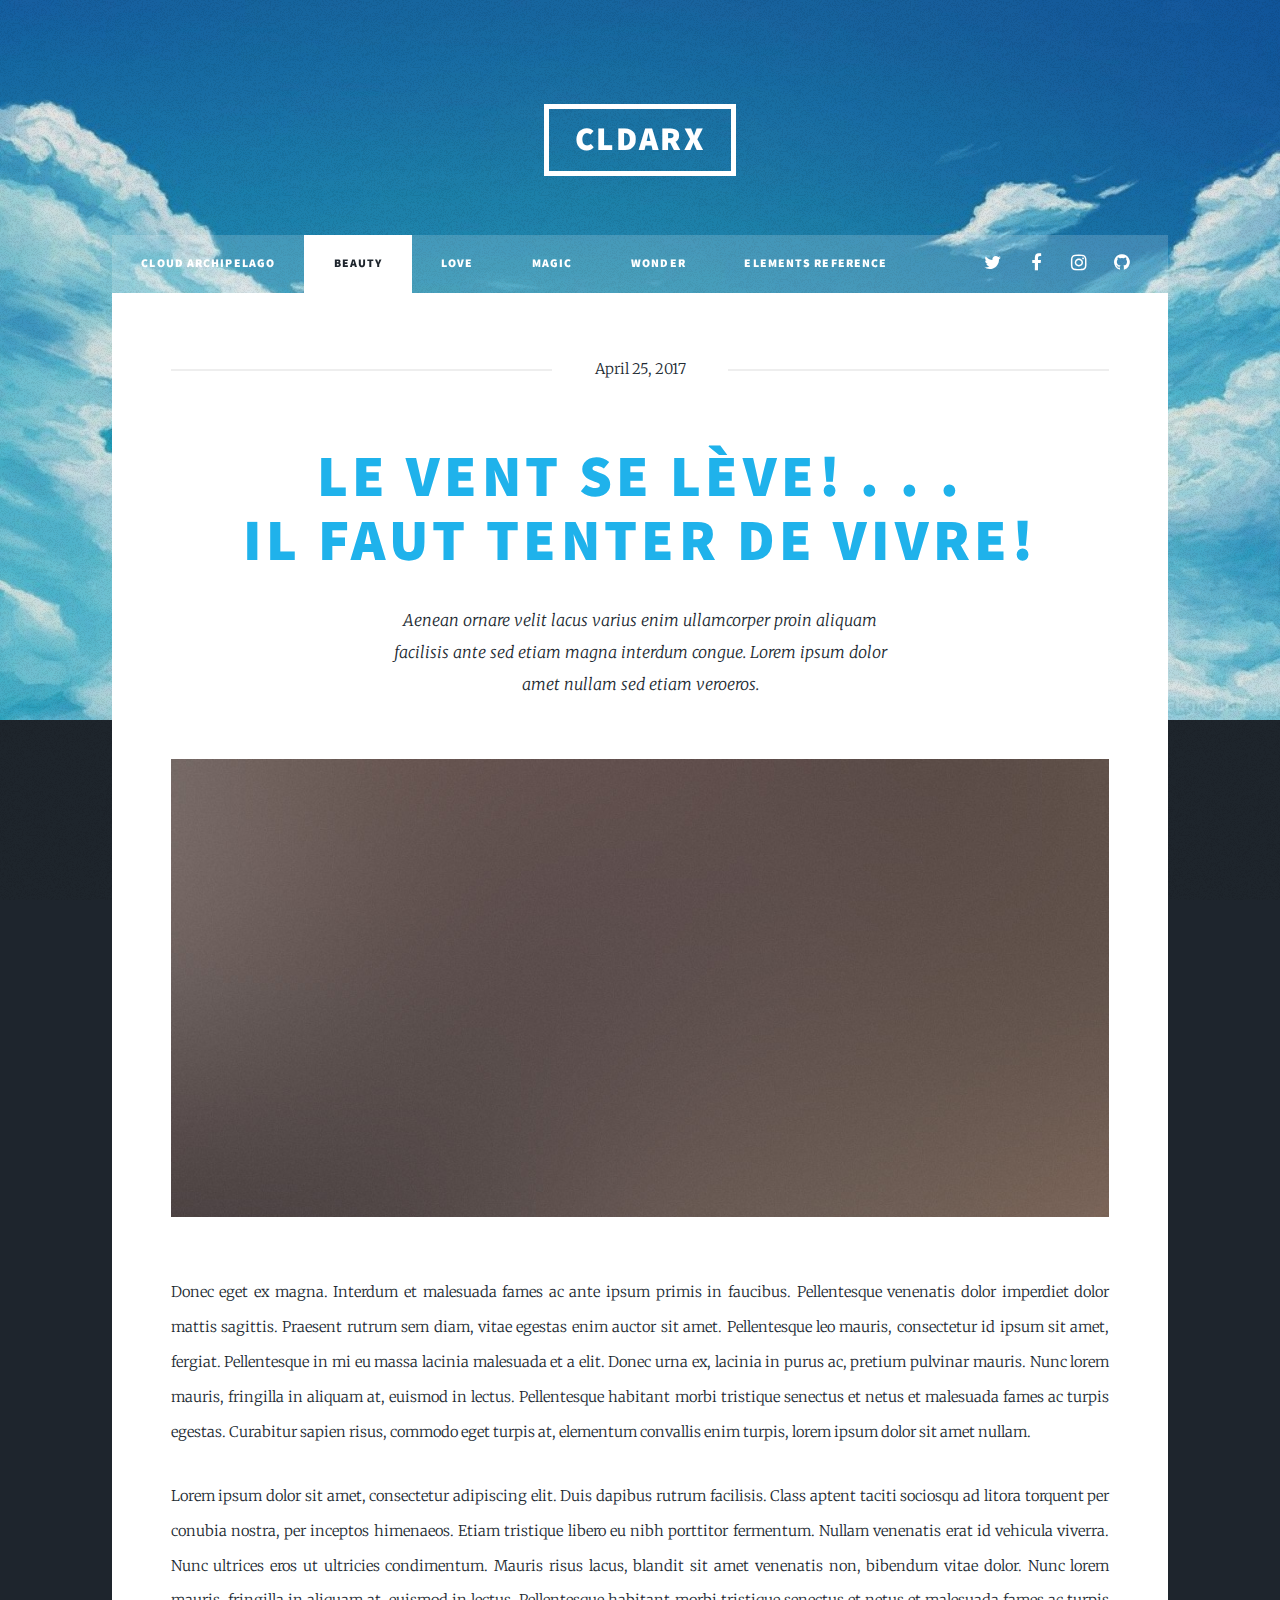
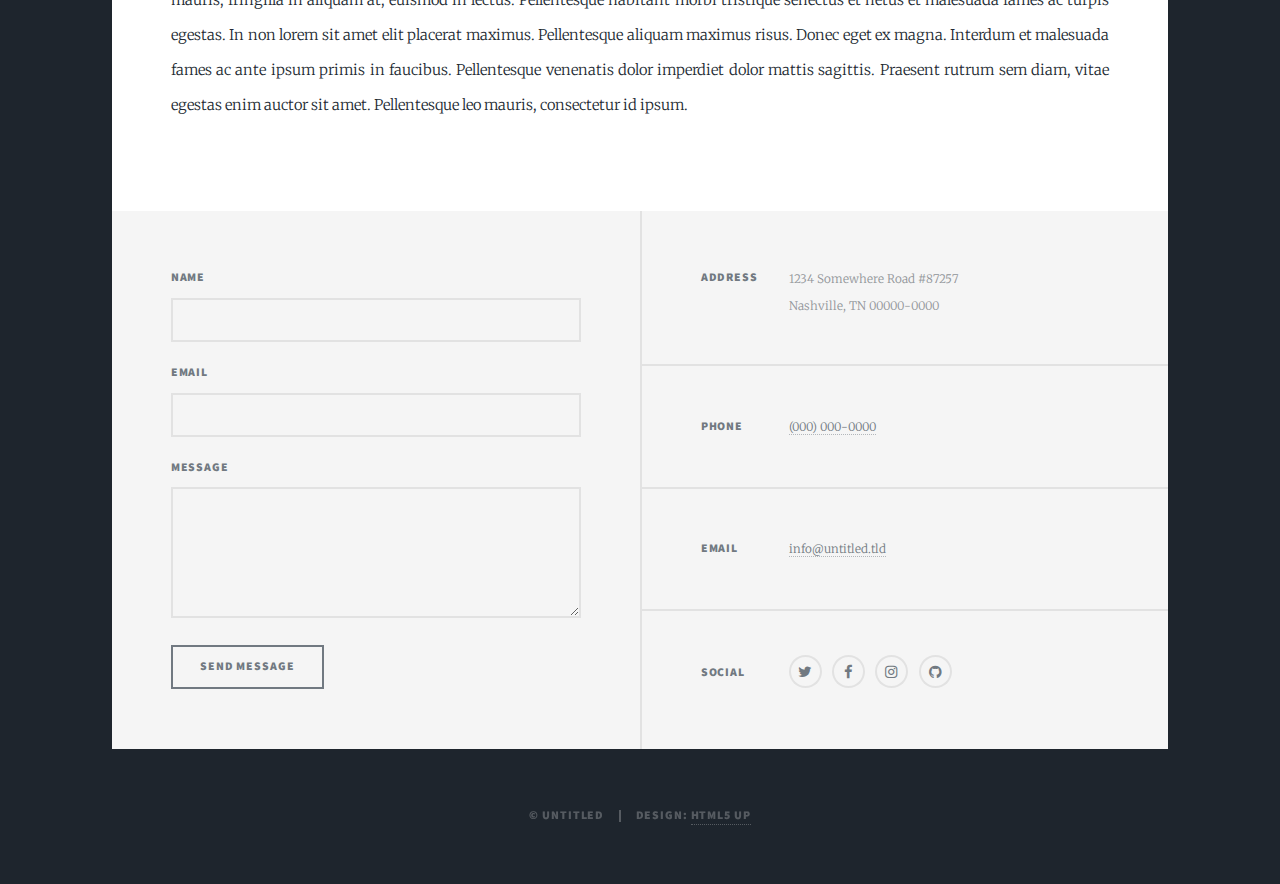
<file: generic.html>
<!DOCTYPE HTML>
<!--
	Massively by HTML5 UP
	html5up.net | @ajlkn
	Free for personal and commercial use under the CCA 3.0 license (html5up.net/license)
-->
<html>
	<head>
		<title>CLDARX</title>
		<meta charset="utf-8" />
		<meta name="viewport" content="width=device-width, initial-scale=1, user-scalable=no" />
		<link rel="stylesheet" href="assets/css/main.css" />
		<noscript><link rel="stylesheet" href="assets/css/noscript.css" /></noscript>
	</head>
	<body class="is-loading">

		<!-- Wrapper -->
			<div id="wrapper">

				<!-- Header -->
					<header id="header">
						<a href="index.html" class="logo">CLDARX</a>
					</header>

				<!-- Nav -->
					<nav id="nav">
						<ul class="links">
							<li><a href="index.html">Cloud Archipelago</a></li>
							<li class = "active"><a href="generic.html">Beauty</a></li>
							<li><a href="generic.html">Love</a></li>
							<li><a href="generic.html">Magic</a></li>
							<li><a href="generic.html">Wonder</a></li>
							<li><a href="elements.html">Elements Reference</a></li>
						</ul>
						<ul class="icons">
							<li><a href="#" class="icon fa-twitter"><span class="label">Twitter</span></a></li>
							<li><a href="#" class="icon fa-facebook"><span class="label">Facebook</span></a></li>
							<li><a href="#" class="icon fa-instagram"><span class="label">Instagram</span></a></li>
							<li><a href="#" class="icon fa-github"><span class="label">GitHub</span></a></li>
						</ul>
					</nav>

				<!-- Main -->
					<div id="main">

						<!-- Post -->
							<section class="post">
								<header class="major">
									<span class="date">April 25, 2017</span>
									<h1>Le vent se lève! . . . <br />
									il faut tenter de vivre!</h1>
									<p>Aenean ornare velit lacus varius enim ullamcorper proin aliquam<br />
									facilisis ante sed etiam magna interdum congue. Lorem ipsum dolor<br />
									amet nullam sed etiam veroeros.</p>
								</header>
								<div class="image main"><img src="images/pic01.jpg" alt="" /></div>
								<p>Donec eget ex magna. Interdum et malesuada fames ac ante ipsum primis in faucibus. Pellentesque venenatis dolor imperdiet dolor mattis sagittis. Praesent rutrum sem diam, vitae egestas enim auctor sit amet. Pellentesque leo mauris, consectetur id ipsum sit amet, fergiat. Pellentesque in mi eu massa lacinia malesuada et a elit. Donec urna ex, lacinia in purus ac, pretium pulvinar mauris. Nunc lorem mauris, fringilla in aliquam at, euismod in lectus. Pellentesque habitant morbi tristique senectus et netus et malesuada fames ac turpis egestas. Curabitur sapien risus, commodo eget turpis at, elementum convallis enim turpis, lorem ipsum dolor sit amet nullam.</p>
								<p>Lorem ipsum dolor sit amet, consectetur adipiscing elit. Duis dapibus rutrum facilisis. Class aptent taciti sociosqu ad litora torquent per conubia nostra, per inceptos himenaeos. Etiam tristique libero eu nibh porttitor fermentum. Nullam venenatis erat id vehicula viverra. Nunc ultrices eros ut ultricies condimentum. Mauris risus lacus, blandit sit amet venenatis non, bibendum vitae dolor. Nunc lorem mauris, fringilla in aliquam at, euismod in lectus. Pellentesque habitant morbi tristique senectus et netus et malesuada fames ac turpis egestas. In non lorem sit amet elit placerat maximus. Pellentesque aliquam maximus risus. Donec eget ex magna. Interdum et malesuada fames ac ante ipsum primis in faucibus. Pellentesque venenatis dolor imperdiet dolor mattis sagittis. Praesent rutrum sem diam, vitae egestas enim auctor sit amet. Pellentesque leo mauris, consectetur id ipsum.</p>
							</section>

					</div>

				<!-- Footer -->
					<footer id="footer">
						<section>
							<form method="post" action="#">
								<div class="field">
									<label for="name">Name</label>
									<input type="text" name="name" id="name" />
								</div>
								<div class="field">
									<label for="email">Email</label>
									<input type="text" name="email" id="email" />
								</div>
								<div class="field">
									<label for="message">Message</label>
									<textarea name="message" id="message" rows="3"></textarea>
								</div>
								<ul class="actions">
									<li><input type="submit" value="Send Message" /></li>
								</ul>
							</form>
						</section>
						<section class="split contact">
							<section class="alt">
								<h3>Address</h3>
								<p>1234 Somewhere Road #87257<br />
								Nashville, TN 00000-0000</p>
							</section>
							<section>
								<h3>Phone</h3>
								<p><a href="#">(000) 000-0000</a></p>
							</section>
							<section>
								<h3>Email</h3>
								<p><a href="#">info@untitled.tld</a></p>
							</section>
							<section>
								<h3>Social</h3>
								<ul class="icons alt">
									<li><a href="#" class="icon alt fa-twitter"><span class="label">Twitter</span></a></li>
									<li><a href="#" class="icon alt fa-facebook"><span class="label">Facebook</span></a></li>
									<li><a href="#" class="icon alt fa-instagram"><span class="label">Instagram</span></a></li>
									<li><a href="#" class="icon alt fa-github"><span class="label">GitHub</span></a></li>
								</ul>
							</section>
						</section>
					</footer>

				<!-- Copyright -->
					<div id="copyright">
						<ul><li>&copy; Untitled</li><li>Design: <a href="https://html5up.net">HTML5 UP</a></li></ul>
					</div>

			</div>

		<!-- Scripts -->
			<script src="assets/js/jquery.min.js"></script>
			<script src="assets/js/jquery.scrollex.min.js"></script>
			<script src="assets/js/jquery.scrolly.min.js"></script>
			<script src="assets/js/skel.min.js"></script>
			<script src="assets/js/util.js"></script>
			<script src="assets/js/main.js"></script>

	</body>
</html>
</file>
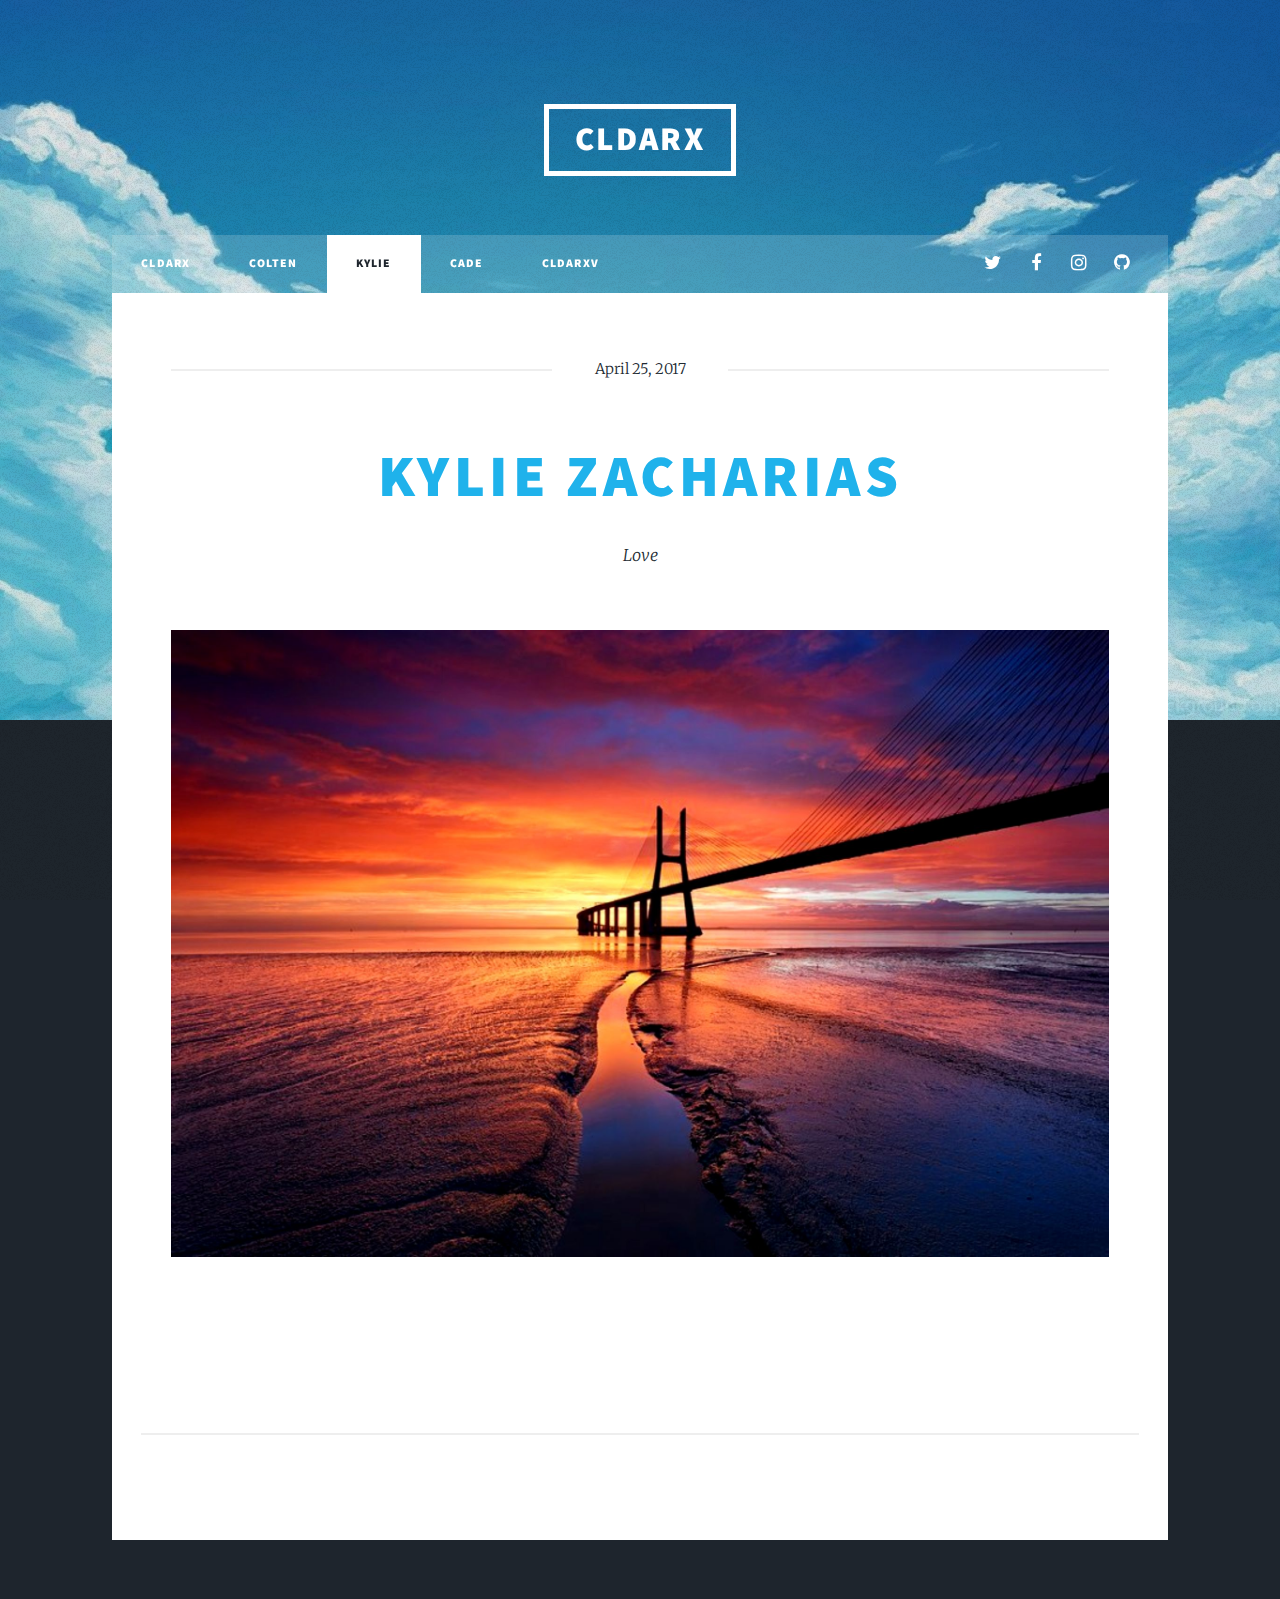
<file: Kylie.html>
<!DOCTYPE HTML>
<!--
	Massively by HTML5 UP
	html5up.net | @ajlkn
	Free for personal and commercial use under the CCA 3.0 license (html5up.net/license)
-->
<html>
	<head>
		<title>Kylie</title>
		<meta charset="utf-8" />
		<meta name="viewport" content="width=device-width, initial-scale=1, user-scalable=no" />
		<link rel="stylesheet" href="assets/css/main.css" />
		<noscript><link rel="stylesheet" href="assets/css/noscript.css" /></noscript>
		<link rel="icon" href="images/icon.png">
	</head>
	<body class="is-loading">

		<!-- Wrapper -->
			<div id="wrapper">

				<!-- Header -->
					<header id="header">
						<a href="index.html" class="logo">CLDARX</a>
					</header>

				<!-- Nav -->
					<nav id="nav">
						<ul class="links">
							<li><a href="index.html">CLDARX</a></li>
							<li><a href="Colten.html">Colten</a></li>
							<li class = "active"><a href="Kylie.html">Kylie</a></li>
							<li><a href="Cade.html">Cade</a></li>
							<li><a href="CLDARXV.html">CLDARXV</a></li>
						</ul>
						<ul class="icons">
							<li><a href="#" class="icon fa-twitter"><span class="label">Twitter</span></a></li>
							<li><a href="#" class="icon fa-facebook"><span class="label">Facebook</span></a></li>
							<li><a href="#" class="icon fa-instagram"><span class="label">Instagram</span></a></li>
							<li><a href="#" class="icon fa-github"><span class="label">GitHub</span></a></li>
						</ul>
					</nav>

					<!-- Main -->
						<div id="main">

							<!-- Post -->
								<section class="post">
									<header class="major">
										<span class="date">April 25, 2017</span>
										<h1>Kylie Zacharias</h1>
										<p>Love</p>
										<div class="image main"><img src="images/sunsetbridge.jpg" alt="" /></div>
									</header>
									<p></p>
								</section>

								

				<!-- Copyright -->
					<div id="copyright">
						<ul><li>&copy; Untitled</li><li>Design: <a href="https://html5up.net">HTML5 UP</a></li></ul>
					</div>

			</div>

		<!-- Scripts -->
			<script src="assets/js/jquery.min.js"></script>
			<script src="assets/js/jquery.scrollex.min.js"></script>
			<script src="assets/js/jquery.scrolly.min.js"></script>
			<script src="assets/js/skel.min.js"></script>
			<script src="assets/js/util.js"></script>
			<script src="assets/js/main.js"></script>

	</body>
</html>
</file>
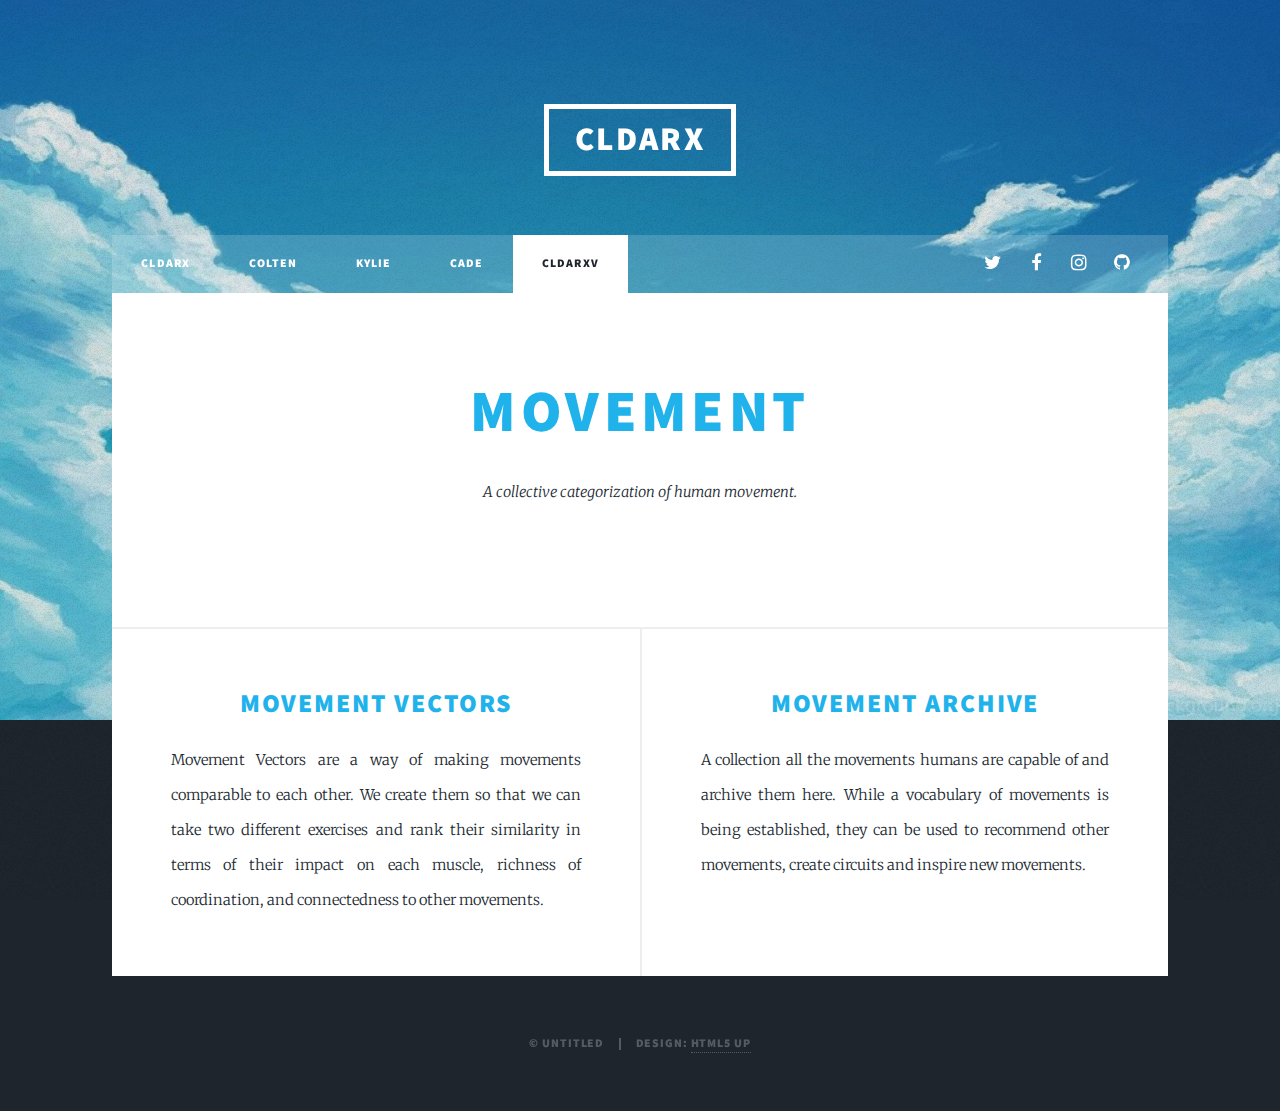
<file: MVMT.html>
<!DOCTYPE HTML>
<!--
	Massively by HTML5 UP
	html5up.net | @ajlkn
	Free for personal and commercial use under the CCA 3.0 license (html5up.net/license)
-->
<html>
	<head>
		<title>MVMT</title>
		<meta charset="utf-8" />
		<meta name="viewport" content="width=device-width, initial-scale=1, user-scalable=no" />
		<link rel="stylesheet" href="assets/css/main.css" />
		<noscript><link rel="stylesheet" href="assets/css/noscript.css" /></noscript>
		<link rel="icon" href="images/icon.png">
	</head>
	<body class="is-loading">

		<!-- Wrapper -->
			<div id="wrapper" class="fade-in">

				<!-- Intro -->
					<!-- <div id="intro">
						<h1>MVMT</h1>
						<p>Rainboy & Wonderlad</p>
						<ul class="actions">
							<li><a href="#header" class="button icon solo fa-arrow-down scrolly">Continue</a></li>
						</ul>
					</div> -->

				<!-- Header -->
					<header id="header">
						<a href="index.html" class="logo">CLDARX</a>
					</header>

				<!-- Nav -->
					<nav id="nav">
						<ul class="links">
							<li><a href="index.html">CLDARX</a></li>
							<li><a href="Colten.html">Colten</a></li>
							<li><a href="Kylie.html">Kylie</a></li>
							<li><a href="Cade.html">Cade</a></li>
							<li class="active"><a href="CLDARXV.html">CLDARXV</a></li>
						</ul>
						<ul class="icons">
							<li><a href="#" class="icon fa-twitter"><span class="label">Twitter</span></a></li>
							<li><a href="#" class="icon fa-facebook"><span class="label">Facebook</span></a></li>
							<li><a href="#" class="icon fa-instagram"><span class="label">Instagram</span></a></li>
							<li><a href="#" class="icon fa-github"><span class="label">GitHub</span></a></li>
						</ul>
					</nav>

				<!-- Main -->
					<div id="main">

						<!-- Featured Post -->
							<article class="post featured">
								<header class="major">
									<h2><a href="#">Movement</a></h2>
									<p>A collective categorization of human movement. </p>
								</header>
								<!-- <a href="#" class="image main"><img src="images/Journey.jpeg" alt="" /></a> -->
								<p></p>

							</article>

						<!-- Posts -->
							<section class="posts">

								<article>
									<header>
										<!-- <span class="date">April 24, 2017</span> -->
										<h2><a href="#">Movement Vectors</a></h2>
									</header>
									<p>Movement Vectors are a way of making movements comparable to each other. We create
									them so that we can take two different exercises and rank their similarity in terms
									of their impact on each muscle, richness of coordination, and connectedness to other movements. </p>
								</article>
								<article>
									<header>
										<h2><a href="#">Movement Archive</a></h2>
									</header>
									<p>A collection all the movements humans are capable of and archive them here. While a
									 vocabulary of movements is being established, they can be used to recommend other movements,
								 	create circuits and inspire new movements.</p>
								</article>
							</section>




					</div>



				<!-- Copyright -->
					<div id="copyright">
						<ul><li>&copy; Untitled</li><li>Design: <a href="https://html5up.net">HTML5 UP</a></li></ul>
					</div>

			</div>

		<!-- Scripts -->
			<script src="assets/js/jquery.min.js"></script>
			<script src="assets/js/jquery.scrollex.min.js"></script>
			<script src="assets/js/jquery.scrolly.min.js"></script>
			<script src="assets/js/skel.min.js"></script>
			<script src="assets/js/util.js"></script>
			<script src="assets/js/main.js"></script>

	</body>
</html>
</file>
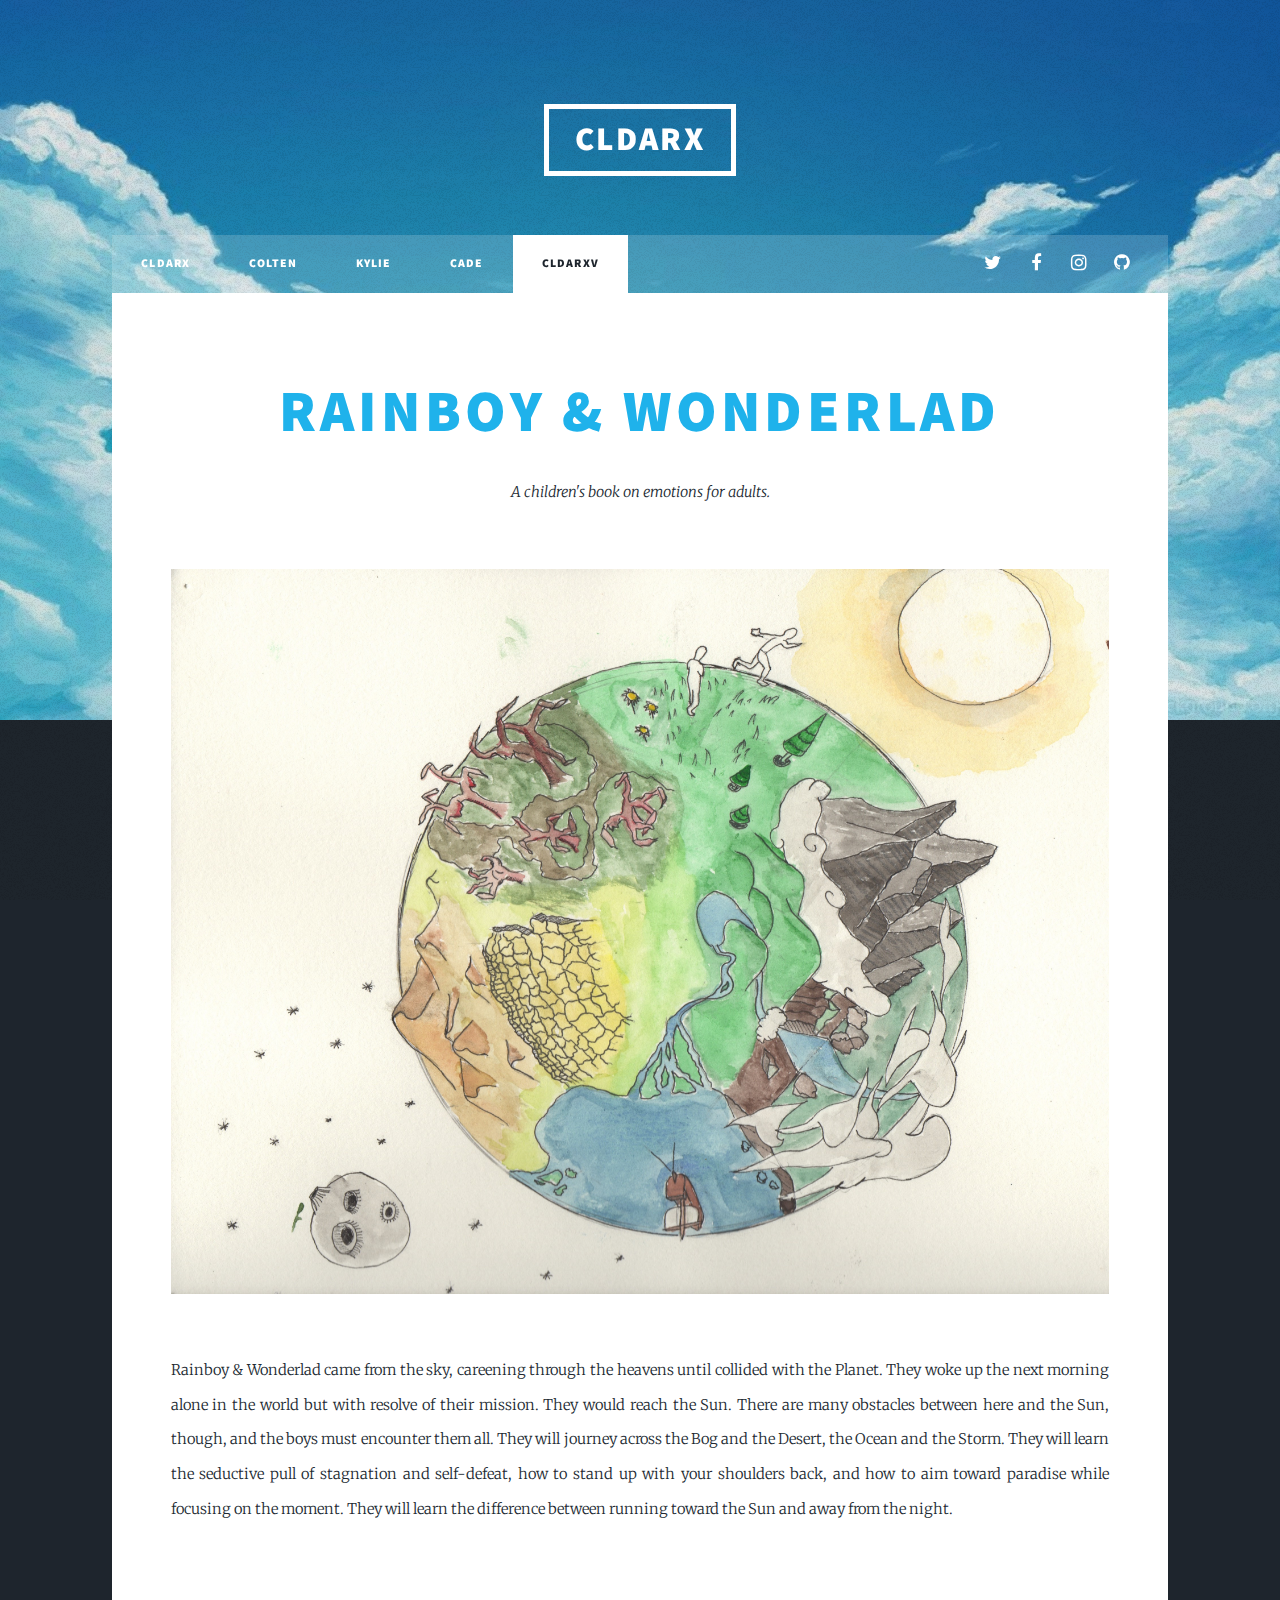
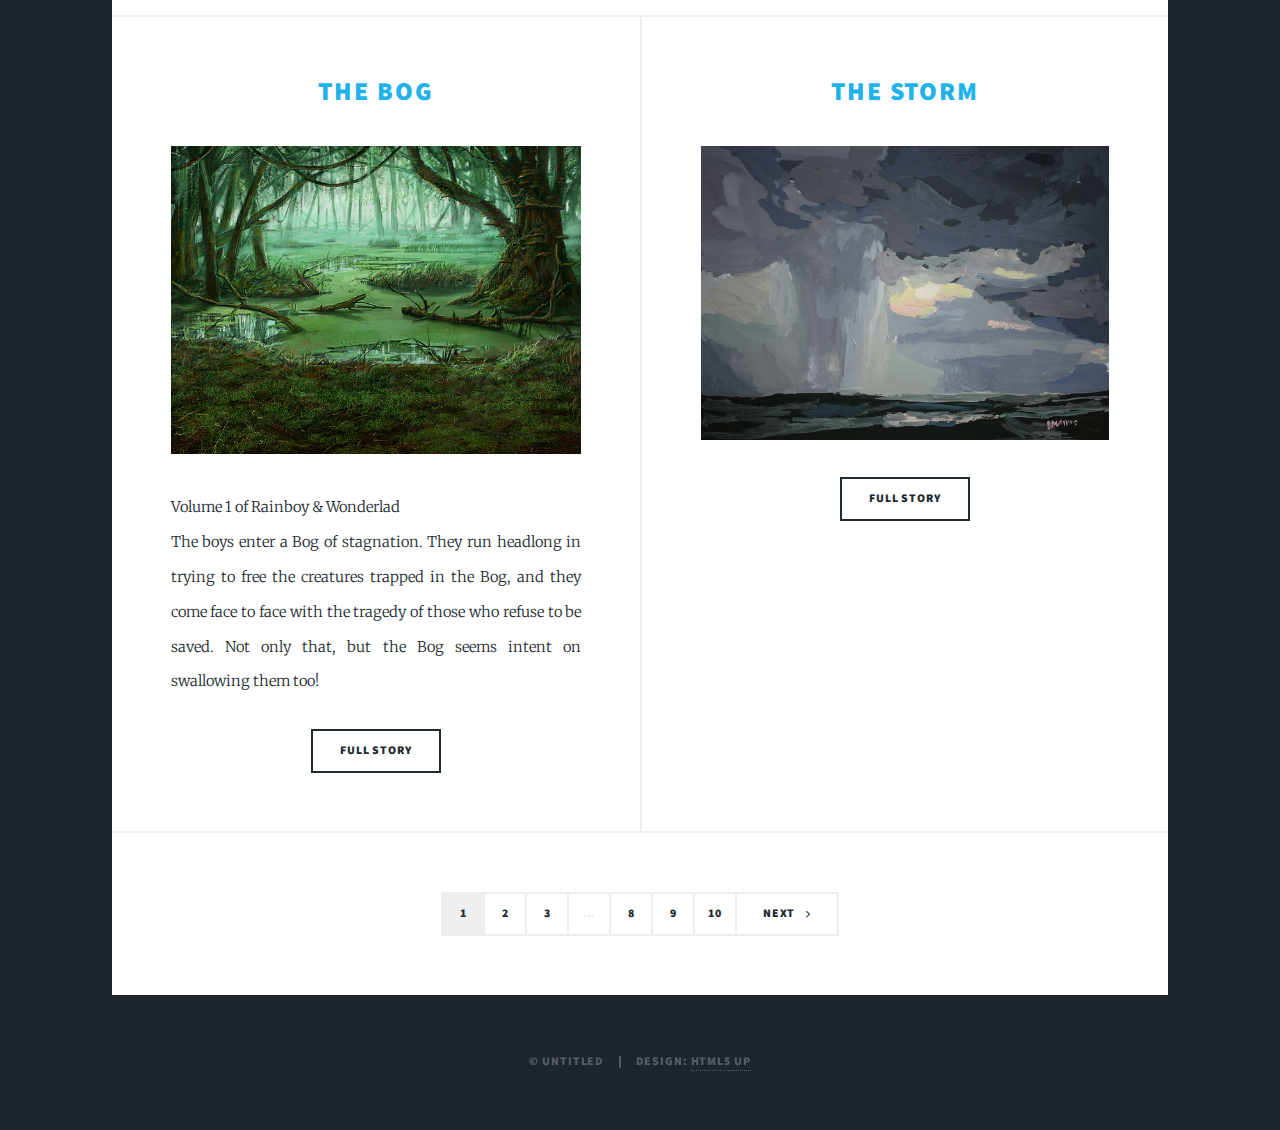
<file: RNBY.html>
<!DOCTYPE HTML>
<!--
	Massively by HTML5 UP
	html5up.net | @ajlkn
	Free for personal and commercial use under the CCA 3.0 license (html5up.net/license)
-->
<html>
	<head>
		<title>RNBY</title>
		<meta charset="utf-8" />
		<meta name="viewport" content="width=device-width, initial-scale=1, user-scalable=no" />
		<link rel="stylesheet" href="assets/css/main.css" />
		<noscript><link rel="stylesheet" href="assets/css/noscript.css" /></noscript>
		<link rel="icon" href="images/icon.png">
	</head>
	<body class="is-loading">

		<!-- Wrapper -->
			<div id="wrapper" class="fade-in">

				<!-- Intro -->
					<!-- <div id="intro">
						<h1>RNBY</h1>
						<p>Rainboy & Wonderlad</p>
						<ul class="actions">
							<li><a href="#header" class="button icon solo fa-arrow-down scrolly">Continue</a></li>
						</ul>
					</div> -->

				<!-- Header -->
					<header id="header">
						<a href="index.html" class="logo">CLDARX</a>
					</header>

				<!-- Nav -->
					<nav id="nav">
						<ul class="links">
							<li><a href="index.html">CLDARX</a></li>
							<li><a href="Colten.html">Colten</a></li>
							<li><a href="Kylie.html">Kylie</a></li>
							<li><a href="Cade.html">Cade</a></li>
							<li class="active"><a href="CLDARXV.html">CLDARXV</a></li>
						</ul>
						<ul class="icons">
							<li><a href="#" class="icon fa-twitter"><span class="label">Twitter</span></a></li>
							<li><a href="#" class="icon fa-facebook"><span class="label">Facebook</span></a></li>
							<li><a href="#" class="icon fa-instagram"><span class="label">Instagram</span></a></li>
							<li><a href="#" class="icon fa-github"><span class="label">GitHub</span></a></li>
						</ul>
					</nav>

				<!-- Main -->
					<div id="main">

						<!-- Featured Post -->
							<article class="post featured">
								<header class="major">
									<h2><a href="#">Rainboy & Wonderlad</a></h2>
									<p>A children's book on emotions for adults. </p>
								</header>
								<a href="#" class="image main"><img src="images/RB.jpeg" alt="" /></a>
								<p>Rainboy & Wonderlad came from the sky, careening through the heavens until collided with the Planet.
								They woke up the next morning alone in the world but with resolve of their mission.  They would reach the Sun.  There are many
								obstacles between here and the Sun, though, and the boys must encounter them all.  They will journey across
								the Bog and the Desert, the Ocean and the Storm.  They will learn the seductive pull of stagnation and self-defeat,
								how to stand up with your shoulders back, and how to aim toward paradise while focusing on the moment. They will
								learn the difference between running toward the Sun and away from the night.</p>

							</article>

						<!-- Posts -->
							<section class="posts">

								<article>
									<header>
										<!-- <span class="date">April 24, 2017</span> -->
										<h2><a href="#">The Bog</a></h2>
									</header>
									<a href="#" class="image fit"><img src="images/TheBog.jpg" alt="" /></a>
									<p>Volume 1 of Rainboy & Wonderlad </br> The boys enter a Bog of stagnation.  They run headlong in
										trying to free the creatures trapped in the Bog, and they come face to face with the tragedy of those
									who refuse to be saved. Not only that, but the Bog seems intent on swallowing them too! </p>
									<ul class="actions">
										<li><a href="#" class="button">Full Story</a></li>
									</ul>
								</article>
								<article>
									<header>

										<h2><a href="#">The Storm</a></h2>
									</header>
									<a href="#" class="image fit"><img src="images/Storm.jpg" alt="" /></a>
									<p></p>
									<ul class="actions">
										<li><a href="#" class="button">Full Story</a></li>
									</ul>
								</article>
							</section>


						<!-- Footer -->
							<footer>
								<div class="pagination">
									<!--<a href="#" class="previous">Prev</a>-->
									<a href="#" class="page active">1</a>
									<a href="#" class="page">2</a>
									<a href="#" class="page">3</a>
									<span class="extra">&hellip;</span>
									<a href="#" class="page">8</a>
									<a href="#" class="page">9</a>
									<a href="#" class="page">10</a>
									<a href="#" class="next">Next</a>
								</div>
							</footer>

					</div>



				<!-- Copyright -->
					<div id="copyright">
						<ul><li>&copy; Untitled</li><li>Design: <a href="https://html5up.net">HTML5 UP</a></li></ul>
					</div>

			</div>

		<!-- Scripts -->
			<script src="assets/js/jquery.min.js"></script>
			<script src="assets/js/jquery.scrollex.min.js"></script>
			<script src="assets/js/jquery.scrolly.min.js"></script>
			<script src="assets/js/skel.min.js"></script>
			<script src="assets/js/util.js"></script>
			<script src="assets/js/main.js"></script>

	</body>
</html>
</file>
<file: assets/css/main.css>
@import url(font-awesome.min.css);
@import url("https://fonts.googleapis.com/css?family=Merriweather:300,700,300italic,700italic|Source+Sans+Pro:900");

/*
	Massively by HTML5 UP
	html5up.net | @ajlkn
	Free for personal and commercial use under the CCA 3.0 license (html5up.net/license)
*/

/* Reset */

	html, body, div, span, applet, object, iframe, h1, h2, h3, h4, h5, h6, p, blockquote, pre, a, abbr, acronym, address, big, cite, code, del, dfn, em, img, ins, kbd, q, s, samp, small, strike, strong, sub, sup, tt, var, b, u, i, center, dl, dt, dd, ol, ul, li, fieldset, form, label, legend, table, caption, tbody, tfoot, thead, tr, th, td, article, aside, canvas, details, embed, figure, figcaption, footer, header, hgroup, menu, nav, output, ruby, section, summary, time, mark, audio, video {
		margin: 0;
		padding: 0;
		border: 0;
		font-size: 100%;
		font: inherit;
		vertical-align: baseline;
	}

	article, aside, details, figcaption, figure, footer, header, hgroup, menu, nav, section {
		display: block;
	}

	body {
		line-height: 1;
	}

	ol, ul {
		list-style: none;
	}

	blockquote, q {
		quotes: none;
	}

	blockquote:before, blockquote:after, q:before, q:after {
		content: '';
		content: none;
	}

	table {
		border-collapse: collapse;
		border-spacing: 0;
	}

	body {
		-webkit-text-size-adjust: none;
	}

/* Box Model */

	*, *:before, *:after {
		-moz-box-sizing: border-box;
		-webkit-box-sizing: border-box;
		box-sizing: border-box;
	}

	/* Youtube Reflexive */
	.vid-container {
	    position: relative;
	    padding-bottom: 50%;
	    padding-top: 35px; height: 0; overflow: hidden;
	}

	.vid-container iframe,
	.vid-container object,
	.vid-container embed {
	    position: absolute;
	    top: 0;
	    left: 0;
	    width: 100%;
	    height: 100%;
	}


/* Grid */

	.row {
		border-bottom: solid 1px transparent;
		-moz-box-sizing: border-box;
		-webkit-box-sizing: border-box;
		box-sizing: border-box;
	}

	.row > * {
		float: left;
		-moz-box-sizing: border-box;
		-webkit-box-sizing: border-box;
		box-sizing: border-box;
	}

	.row:after, .row:before {
		content: '';
		display: block;
		clear: both;
		height: 0;
	}

	.row.uniform > * > :first-child {
		margin-top: 0;
	}

	.row.uniform > * > :last-child {
		margin-bottom: 0;
	}

	.row.\30 \25 > * {
		padding: 0 0 0 0rem;
	}

	.row.\30 \25 {
		margin: 0 0 -1px 0rem;
	}

	.row.uniform.\30 \25 > * {
		padding: 0rem 0 0 0rem;
	}

	.row.uniform.\30 \25 {
		margin: 0rem 0 -1px 0rem;
	}

	.row > * {
		padding: 0 0 0 1.5rem;
	}

	.row {
		margin: 0 0 -1px -1.5rem;
	}

	.row.uniform > * {
		padding: 1.5rem 0 0 1.5rem;
	}

	.row.uniform {
		margin: -1.5rem 0 -1px -1.5rem;
	}

	.row.\32 00\25 > * {
		padding: 0 0 0 3rem;
	}

	.row.\32 00\25 {
		margin: 0 0 -1px -3rem;
	}

	.row.uniform.\32 00\25 > * {
		padding: 3rem 0 0 3rem;
	}

	.row.uniform.\32 00\25 {
		margin: -3rem 0 -1px -3rem;
	}

	.row.\31 50\25 > * {
		padding: 0 0 0 2.25rem;
	}

	.row.\31 50\25 {
		margin: 0 0 -1px -2.25rem;
	}

	.row.uniform.\31 50\25 > * {
		padding: 2.25rem 0 0 2.25rem;
	}

	.row.uniform.\31 50\25 {
		margin: -2.25rem 0 -1px -2.25rem;
	}

	.row.\35 0\25 > * {
		padding: 0 0 0 0.75rem;
	}

	.row.\35 0\25 {
		margin: 0 0 -1px -0.75rem;
	}

	.row.uniform.\35 0\25 > * {
		padding: 0.75rem 0 0 0.75rem;
	}

	.row.uniform.\35 0\25 {
		margin: -0.75rem 0 -1px -0.75rem;
	}

	.row.\32 5\25 > * {
		padding: 0 0 0 0.375rem;
	}

	.row.\32 5\25 {
		margin: 0 0 -1px -0.375rem;
	}

	.row.uniform.\32 5\25 > * {
		padding: 0.375rem 0 0 0.375rem;
	}

	.row.uniform.\32 5\25 {
		margin: -0.375rem 0 -1px -0.375rem;
	}

	.\31 2u, .\31 2u\24 {
		width: 100%;
		clear: none;
		margin-left: 0;
	}

	.\31 1u, .\31 1u\24 {
		width: 91.6666666667%;
		clear: none;
		margin-left: 0;
	}

	.\31 0u, .\31 0u\24 {
		width: 83.3333333333%;
		clear: none;
		margin-left: 0;
	}

	.\39 u, .\39 u\24 {
		width: 75%;
		clear: none;
		margin-left: 0;
	}

	.\38 u, .\38 u\24 {
		width: 66.6666666667%;
		clear: none;
		margin-left: 0;
	}

	.\37 u, .\37 u\24 {
		width: 58.3333333333%;
		clear: none;
		margin-left: 0;
	}

	.\36 u, .\36 u\24 {
		width: 50%;
		clear: none;
		margin-left: 0;
	}

	.\35 u, .\35 u\24 {
		width: 41.6666666667%;
		clear: none;
		margin-left: 0;
	}

	.\34 u, .\34 u\24 {
		width: 33.3333333333%;
		clear: none;
		margin-left: 0;
	}

	.\33 u, .\33 u\24 {
		width: 25%;
		clear: none;
		margin-left: 0;
	}

	.\32 u, .\32 u\24 {
		width: 16.6666666667%;
		clear: none;
		margin-left: 0;
	}

	.\31 u, .\31 u\24 {
		width: 8.3333333333%;
		clear: none;
		margin-left: 0;
	}

	.\31 2u\24 + *,
	.\31 1u\24 + *,
	.\31 0u\24 + *,
	.\39 u\24 + *,
	.\38 u\24 + *,
	.\37 u\24 + *,
	.\36 u\24 + *,
	.\35 u\24 + *,
	.\34 u\24 + *,
	.\33 u\24 + *,
	.\32 u\24 + *,
	.\31 u\24 + * {
		clear: left;
	}

	.\-11u {
		margin-left: 91.66667%;
	}

	.\-10u {
		margin-left: 83.33333%;
	}

	.\-9u {
		margin-left: 75%;
	}

	.\-8u {
		margin-left: 66.66667%;
	}

	.\-7u {
		margin-left: 58.33333%;
	}

	.\-6u {
		margin-left: 50%;
	}

	.\-5u {
		margin-left: 41.66667%;
	}

	.\-4u {
		margin-left: 33.33333%;
	}

	.\-3u {
		margin-left: 25%;
	}

	.\-2u {
		margin-left: 16.66667%;
	}

	.\-1u {
		margin-left: 8.33333%;
	}

	@media screen and (max-width: 1680px) {

		.row > * {
			padding: 0 0 0 1.5rem;
		}

		.row {
			margin: 0 0 -1px -1.5rem;
		}

		.row.uniform > * {
			padding: 1.5rem 0 0 1.5rem;
		}

		.row.uniform {
			margin: -1.5rem 0 -1px -1.5rem;
		}

		.row.\32 00\25 > * {
			padding: 0 0 0 3rem;
		}

		.row.\32 00\25 {
			margin: 0 0 -1px -3rem;
		}

		.row.uniform.\32 00\25 > * {
			padding: 3rem 0 0 3rem;
		}

		.row.uniform.\32 00\25 {
			margin: -3rem 0 -1px -3rem;
		}

		.row.\31 50\25 > * {
			padding: 0 0 0 2.25rem;
		}

		.row.\31 50\25 {
			margin: 0 0 -1px -2.25rem;
		}

		.row.uniform.\31 50\25 > * {
			padding: 2.25rem 0 0 2.25rem;
		}

		.row.uniform.\31 50\25 {
			margin: -2.25rem 0 -1px -2.25rem;
		}

		.row.\35 0\25 > * {
			padding: 0 0 0 0.75rem;
		}

		.row.\35 0\25 {
			margin: 0 0 -1px -0.75rem;
		}

		.row.uniform.\35 0\25 > * {
			padding: 0.75rem 0 0 0.75rem;
		}

		.row.uniform.\35 0\25 {
			margin: -0.75rem 0 -1px -0.75rem;
		}

		.row.\32 5\25 > * {
			padding: 0 0 0 0.375rem;
		}

		.row.\32 5\25 {
			margin: 0 0 -1px -0.375rem;
		}

		.row.uniform.\32 5\25 > * {
			padding: 0.375rem 0 0 0.375rem;
		}

		.row.uniform.\32 5\25 {
			margin: -0.375rem 0 -1px -0.375rem;
		}

		.\31 2u\28xlarge\29, .\31 2u\24\28xlarge\29 {
			width: 100%;
			clear: none;
			margin-left: 0;
		}

		.\31 1u\28xlarge\29, .\31 1u\24\28xlarge\29 {
			width: 91.6666666667%;
			clear: none;
			margin-left: 0;
		}

		.\31 0u\28xlarge\29, .\31 0u\24\28xlarge\29 {
			width: 83.3333333333%;
			clear: none;
			margin-left: 0;
		}

		.\39 u\28xlarge\29, .\39 u\24\28xlarge\29 {
			width: 75%;
			clear: none;
			margin-left: 0;
		}

		.\38 u\28xlarge\29, .\38 u\24\28xlarge\29 {
			width: 66.6666666667%;
			clear: none;
			margin-left: 0;
		}

		.\37 u\28xlarge\29, .\37 u\24\28xlarge\29 {
			width: 58.3333333333%;
			clear: none;
			margin-left: 0;
		}

		.\36 u\28xlarge\29, .\36 u\24\28xlarge\29 {
			width: 50%;
			clear: none;
			margin-left: 0;
		}

		.\35 u\28xlarge\29, .\35 u\24\28xlarge\29 {
			width: 41.6666666667%;
			clear: none;
			margin-left: 0;
		}

		.\34 u\28xlarge\29, .\34 u\24\28xlarge\29 {
			width: 33.3333333333%;
			clear: none;
			margin-left: 0;
		}

		.\33 u\28xlarge\29, .\33 u\24\28xlarge\29 {
			width: 25%;
			clear: none;
			margin-left: 0;
		}

		.\32 u\28xlarge\29, .\32 u\24\28xlarge\29 {
			width: 16.6666666667%;
			clear: none;
			margin-left: 0;
		}

		.\31 u\28xlarge\29, .\31 u\24\28xlarge\29 {
			width: 8.3333333333%;
			clear: none;
			margin-left: 0;
		}

		.\31 2u\24\28xlarge\29 + *,
		.\31 1u\24\28xlarge\29 + *,
		.\31 0u\24\28xlarge\29 + *,
		.\39 u\24\28xlarge\29 + *,
		.\38 u\24\28xlarge\29 + *,
		.\37 u\24\28xlarge\29 + *,
		.\36 u\24\28xlarge\29 + *,
		.\35 u\24\28xlarge\29 + *,
		.\34 u\24\28xlarge\29 + *,
		.\33 u\24\28xlarge\29 + *,
		.\32 u\24\28xlarge\29 + *,
		.\31 u\24\28xlarge\29 + * {
			clear: left;
		}

		.\-11u\28xlarge\29 {
			margin-left: 91.66667%;
		}

		.\-10u\28xlarge\29 {
			margin-left: 83.33333%;
		}

		.\-9u\28xlarge\29 {
			margin-left: 75%;
		}

		.\-8u\28xlarge\29 {
			margin-left: 66.66667%;
		}

		.\-7u\28xlarge\29 {
			margin-left: 58.33333%;
		}

		.\-6u\28xlarge\29 {
			margin-left: 50%;
		}

		.\-5u\28xlarge\29 {
			margin-left: 41.66667%;
		}

		.\-4u\28xlarge\29 {
			margin-left: 33.33333%;
		}

		.\-3u\28xlarge\29 {
			margin-left: 25%;
		}

		.\-2u\28xlarge\29 {
			margin-left: 16.66667%;
		}

		.\-1u\28xlarge\29 {
			margin-left: 8.33333%;
		}

	}

	@media screen and (max-width: 1280px) {

		.row > * {
			padding: 0 0 0 1.5rem;
		}

		.row {
			margin: 0 0 -1px -1.5rem;
		}

		.row.uniform > * {
			padding: 1.5rem 0 0 1.5rem;
		}

		.row.uniform {
			margin: -1.5rem 0 -1px -1.5rem;
		}

		.row.\32 00\25 > * {
			padding: 0 0 0 3rem;
		}

		.row.\32 00\25 {
			margin: 0 0 -1px -3rem;
		}

		.row.uniform.\32 00\25 > * {
			padding: 3rem 0 0 3rem;
		}

		.row.uniform.\32 00\25 {
			margin: -3rem 0 -1px -3rem;
		}

		.row.\31 50\25 > * {
			padding: 0 0 0 2.25rem;
		}

		.row.\31 50\25 {
			margin: 0 0 -1px -2.25rem;
		}

		.row.uniform.\31 50\25 > * {
			padding: 2.25rem 0 0 2.25rem;
		}

		.row.uniform.\31 50\25 {
			margin: -2.25rem 0 -1px -2.25rem;
		}

		.row.\35 0\25 > * {
			padding: 0 0 0 0.75rem;
		}

		.row.\35 0\25 {
			margin: 0 0 -1px -0.75rem;
		}

		.row.uniform.\35 0\25 > * {
			padding: 0.75rem 0 0 0.75rem;
		}

		.row.uniform.\35 0\25 {
			margin: -0.75rem 0 -1px -0.75rem;
		}

		.row.\32 5\25 > * {
			padding: 0 0 0 0.375rem;
		}

		.row.\32 5\25 {
			margin: 0 0 -1px -0.375rem;
		}

		.row.uniform.\32 5\25 > * {
			padding: 0.375rem 0 0 0.375rem;
		}

		.row.uniform.\32 5\25 {
			margin: -0.375rem 0 -1px -0.375rem;
		}

		.\31 2u\28large\29, .\31 2u\24\28large\29 {
			width: 100%;
			clear: none;
			margin-left: 0;
		}

		.\31 1u\28large\29, .\31 1u\24\28large\29 {
			width: 91.6666666667%;
			clear: none;
			margin-left: 0;
		}

		.\31 0u\28large\29, .\31 0u\24\28large\29 {
			width: 83.3333333333%;
			clear: none;
			margin-left: 0;
		}

		.\39 u\28large\29, .\39 u\24\28large\29 {
			width: 75%;
			clear: none;
			margin-left: 0;
		}

		.\38 u\28large\29, .\38 u\24\28large\29 {
			width: 66.6666666667%;
			clear: none;
			margin-left: 0;
		}

		.\37 u\28large\29, .\37 u\24\28large\29 {
			width: 58.3333333333%;
			clear: none;
			margin-left: 0;
		}

		.\36 u\28large\29, .\36 u\24\28large\29 {
			width: 50%;
			clear: none;
			margin-left: 0;
		}

		.\35 u\28large\29, .\35 u\24\28large\29 {
			width: 41.6666666667%;
			clear: none;
			margin-left: 0;
		}

		.\34 u\28large\29, .\34 u\24\28large\29 {
			width: 33.3333333333%;
			clear: none;
			margin-left: 0;
		}

		.\33 u\28large\29, .\33 u\24\28large\29 {
			width: 25%;
			clear: none;
			margin-left: 0;
		}

		.\32 u\28large\29, .\32 u\24\28large\29 {
			width: 16.6666666667%;
			clear: none;
			margin-left: 0;
		}

		.\31 u\28large\29, .\31 u\24\28large\29 {
			width: 8.3333333333%;
			clear: none;
			margin-left: 0;
		}

		.\31 2u\24\28large\29 + *,
		.\31 1u\24\28large\29 + *,
		.\31 0u\24\28large\29 + *,
		.\39 u\24\28large\29 + *,
		.\38 u\24\28large\29 + *,
		.\37 u\24\28large\29 + *,
		.\36 u\24\28large\29 + *,
		.\35 u\24\28large\29 + *,
		.\34 u\24\28large\29 + *,
		.\33 u\24\28large\29 + *,
		.\32 u\24\28large\29 + *,
		.\31 u\24\28large\29 + * {
			clear: left;
		}

		.\-11u\28large\29 {
			margin-left: 91.66667%;
		}

		.\-10u\28large\29 {
			margin-left: 83.33333%;
		}

		.\-9u\28large\29 {
			margin-left: 75%;
		}

		.\-8u\28large\29 {
			margin-left: 66.66667%;
		}

		.\-7u\28large\29 {
			margin-left: 58.33333%;
		}

		.\-6u\28large\29 {
			margin-left: 50%;
		}

		.\-5u\28large\29 {
			margin-left: 41.66667%;
		}

		.\-4u\28large\29 {
			margin-left: 33.33333%;
		}

		.\-3u\28large\29 {
			margin-left: 25%;
		}

		.\-2u\28large\29 {
			margin-left: 16.66667%;
		}

		.\-1u\28large\29 {
			margin-left: 8.33333%;
		}

	}

	@media screen and (max-width: 980px) {

		.row > * {
			padding: 0 0 0 1.5rem;
		}

		.row {
			margin: 0 0 -1px -1.5rem;
		}

		.row.uniform > * {
			padding: 1.5rem 0 0 1.5rem;
		}

		.row.uniform {
			margin: -1.5rem 0 -1px -1.5rem;
		}

		.row.\32 00\25 > * {
			padding: 0 0 0 3rem;
		}

		.row.\32 00\25 {
			margin: 0 0 -1px -3rem;
		}

		.row.uniform.\32 00\25 > * {
			padding: 3rem 0 0 3rem;
		}

		.row.uniform.\32 00\25 {
			margin: -3rem 0 -1px -3rem;
		}

		.row.\31 50\25 > * {
			padding: 0 0 0 2.25rem;
		}

		.row.\31 50\25 {
			margin: 0 0 -1px -2.25rem;
		}

		.row.uniform.\31 50\25 > * {
			padding: 2.25rem 0 0 2.25rem;
		}

		.row.uniform.\31 50\25 {
			margin: -2.25rem 0 -1px -2.25rem;
		}

		.row.\35 0\25 > * {
			padding: 0 0 0 0.75rem;
		}

		.row.\35 0\25 {
			margin: 0 0 -1px -0.75rem;
		}

		.row.uniform.\35 0\25 > * {
			padding: 0.75rem 0 0 0.75rem;
		}

		.row.uniform.\35 0\25 {
			margin: -0.75rem 0 -1px -0.75rem;
		}

		.row.\32 5\25 > * {
			padding: 0 0 0 0.375rem;
		}

		.row.\32 5\25 {
			margin: 0 0 -1px -0.375rem;
		}

		.row.uniform.\32 5\25 > * {
			padding: 0.375rem 0 0 0.375rem;
		}

		.row.uniform.\32 5\25 {
			margin: -0.375rem 0 -1px -0.375rem;
		}

		.\31 2u\28medium\29, .\31 2u\24\28medium\29 {
			width: 100%;
			clear: none;
			margin-left: 0;
		}

		.\31 1u\28medium\29, .\31 1u\24\28medium\29 {
			width: 91.6666666667%;
			clear: none;
			margin-left: 0;
		}

		.\31 0u\28medium\29, .\31 0u\24\28medium\29 {
			width: 83.3333333333%;
			clear: none;
			margin-left: 0;
		}

		.\39 u\28medium\29, .\39 u\24\28medium\29 {
			width: 75%;
			clear: none;
			margin-left: 0;
		}

		.\38 u\28medium\29, .\38 u\24\28medium\29 {
			width: 66.6666666667%;
			clear: none;
			margin-left: 0;
		}

		.\37 u\28medium\29, .\37 u\24\28medium\29 {
			width: 58.3333333333%;
			clear: none;
			margin-left: 0;
		}

		.\36 u\28medium\29, .\36 u\24\28medium\29 {
			width: 50%;
			clear: none;
			margin-left: 0;
		}

		.\35 u\28medium\29, .\35 u\24\28medium\29 {
			width: 41.6666666667%;
			clear: none;
			margin-left: 0;
		}

		.\34 u\28medium\29, .\34 u\24\28medium\29 {
			width: 33.3333333333%;
			clear: none;
			margin-left: 0;
		}

		.\33 u\28medium\29, .\33 u\24\28medium\29 {
			width: 25%;
			clear: none;
			margin-left: 0;
		}

		.\32 u\28medium\29, .\32 u\24\28medium\29 {
			width: 16.6666666667%;
			clear: none;
			margin-left: 0;
		}

		.\31 u\28medium\29, .\31 u\24\28medium\29 {
			width: 8.3333333333%;
			clear: none;
			margin-left: 0;
		}

		.\31 2u\24\28medium\29 + *,
		.\31 1u\24\28medium\29 + *,
		.\31 0u\24\28medium\29 + *,
		.\39 u\24\28medium\29 + *,
		.\38 u\24\28medium\29 + *,
		.\37 u\24\28medium\29 + *,
		.\36 u\24\28medium\29 + *,
		.\35 u\24\28medium\29 + *,
		.\34 u\24\28medium\29 + *,
		.\33 u\24\28medium\29 + *,
		.\32 u\24\28medium\29 + *,
		.\31 u\24\28medium\29 + * {
			clear: left;
		}

		.\-11u\28medium\29 {
			margin-left: 91.66667%;
		}

		.\-10u\28medium\29 {
			margin-left: 83.33333%;
		}

		.\-9u\28medium\29 {
			margin-left: 75%;
		}

		.\-8u\28medium\29 {
			margin-left: 66.66667%;
		}

		.\-7u\28medium\29 {
			margin-left: 58.33333%;
		}

		.\-6u\28medium\29 {
			margin-left: 50%;
		}

		.\-5u\28medium\29 {
			margin-left: 41.66667%;
		}

		.\-4u\28medium\29 {
			margin-left: 33.33333%;
		}

		.\-3u\28medium\29 {
			margin-left: 25%;
		}

		.\-2u\28medium\29 {
			margin-left: 16.66667%;
		}

		.\-1u\28medium\29 {
			margin-left: 8.33333%;
		}

	}

	@media screen and (max-width: 736px) {

		.row > * {
			padding: 0 0 0 1.5rem;
		}

		.row {
			margin: 0 0 -1px -1.5rem;
		}

		.row.uniform > * {
			padding: 1.5rem 0 0 1.5rem;
		}

		.row.uniform {
			margin: -1.5rem 0 -1px -1.5rem;
		}

		.row.\32 00\25 > * {
			padding: 0 0 0 3rem;
		}

		.row.\32 00\25 {
			margin: 0 0 -1px -3rem;
		}

		.row.uniform.\32 00\25 > * {
			padding: 3rem 0 0 3rem;
		}

		.row.uniform.\32 00\25 {
			margin: -3rem 0 -1px -3rem;
		}

		.row.\31 50\25 > * {
			padding: 0 0 0 2.25rem;
		}

		.row.\31 50\25 {
			margin: 0 0 -1px -2.25rem;
		}

		.row.uniform.\31 50\25 > * {
			padding: 2.25rem 0 0 2.25rem;
		}

		.row.uniform.\31 50\25 {
			margin: -2.25rem 0 -1px -2.25rem;
		}

		.row.\35 0\25 > * {
			padding: 0 0 0 0.75rem;
		}

		.row.\35 0\25 {
			margin: 0 0 -1px -0.75rem;
		}

		.row.uniform.\35 0\25 > * {
			padding: 0.75rem 0 0 0.75rem;
		}

		.row.uniform.\35 0\25 {
			margin: -0.75rem 0 -1px -0.75rem;
		}

		.row.\32 5\25 > * {
			padding: 0 0 0 0.375rem;
		}

		.row.\32 5\25 {
			margin: 0 0 -1px -0.375rem;
		}

		.row.uniform.\32 5\25 > * {
			padding: 0.375rem 0 0 0.375rem;
		}

		.row.uniform.\32 5\25 {
			margin: -0.375rem 0 -1px -0.375rem;
		}

		.\31 2u\28small\29, .\31 2u\24\28small\29 {
			width: 100%;
			clear: none;
			margin-left: 0;
		}

		.\31 1u\28small\29, .\31 1u\24\28small\29 {
			width: 91.6666666667%;
			clear: none;
			margin-left: 0;
		}

		.\31 0u\28small\29, .\31 0u\24\28small\29 {
			width: 83.3333333333%;
			clear: none;
			margin-left: 0;
		}

		.\39 u\28small\29, .\39 u\24\28small\29 {
			width: 75%;
			clear: none;
			margin-left: 0;
		}

		.\38 u\28small\29, .\38 u\24\28small\29 {
			width: 66.6666666667%;
			clear: none;
			margin-left: 0;
		}

		.\37 u\28small\29, .\37 u\24\28small\29 {
			width: 58.3333333333%;
			clear: none;
			margin-left: 0;
		}

		.\36 u\28small\29, .\36 u\24\28small\29 {
			width: 50%;
			clear: none;
			margin-left: 0;
		}

		.\35 u\28small\29, .\35 u\24\28small\29 {
			width: 41.6666666667%;
			clear: none;
			margin-left: 0;
		}

		.\34 u\28small\29, .\34 u\24\28small\29 {
			width: 33.3333333333%;
			clear: none;
			margin-left: 0;
		}

		.\33 u\28small\29, .\33 u\24\28small\29 {
			width: 25%;
			clear: none;
			margin-left: 0;
		}

		.\32 u\28small\29, .\32 u\24\28small\29 {
			width: 16.6666666667%;
			clear: none;
			margin-left: 0;
		}

		.\31 u\28small\29, .\31 u\24\28small\29 {
			width: 8.3333333333%;
			clear: none;
			margin-left: 0;
		}

		.\31 2u\24\28small\29 + *,
		.\31 1u\24\28small\29 + *,
		.\31 0u\24\28small\29 + *,
		.\39 u\24\28small\29 + *,
		.\38 u\24\28small\29 + *,
		.\37 u\24\28small\29 + *,
		.\36 u\24\28small\29 + *,
		.\35 u\24\28small\29 + *,
		.\34 u\24\28small\29 + *,
		.\33 u\24\28small\29 + *,
		.\32 u\24\28small\29 + *,
		.\31 u\24\28small\29 + * {
			clear: left;
		}

		.\-11u\28small\29 {
			margin-left: 91.66667%;
		}

		.\-10u\28small\29 {
			margin-left: 83.33333%;
		}

		.\-9u\28small\29 {
			margin-left: 75%;
		}

		.\-8u\28small\29 {
			margin-left: 66.66667%;
		}

		.\-7u\28small\29 {
			margin-left: 58.33333%;
		}

		.\-6u\28small\29 {
			margin-left: 50%;
		}

		.\-5u\28small\29 {
			margin-left: 41.66667%;
		}

		.\-4u\28small\29 {
			margin-left: 33.33333%;
		}

		.\-3u\28small\29 {
			margin-left: 25%;
		}

		.\-2u\28small\29 {
			margin-left: 16.66667%;
		}

		.\-1u\28small\29 {
			margin-left: 8.33333%;
		}

	}

	@media screen and (max-width: 480px) {

		.row > * {
			padding: 0 0 0 1.5rem;
		}

		.row {
			margin: 0 0 -1px -1.5rem;
		}

		.row.uniform > * {
			padding: 1.5rem 0 0 1.5rem;
		}

		.row.uniform {
			margin: -1.5rem 0 -1px -1.5rem;
		}

		.row.\32 00\25 > * {
			padding: 0 0 0 3rem;
		}

		.row.\32 00\25 {
			margin: 0 0 -1px -3rem;
		}

		.row.uniform.\32 00\25 > * {
			padding: 3rem 0 0 3rem;
		}

		.row.uniform.\32 00\25 {
			margin: -3rem 0 -1px -3rem;
		}

		.row.\31 50\25 > * {
			padding: 0 0 0 2.25rem;
		}

		.row.\31 50\25 {
			margin: 0 0 -1px -2.25rem;
		}

		.row.uniform.\31 50\25 > * {
			padding: 2.25rem 0 0 2.25rem;
		}

		.row.uniform.\31 50\25 {
			margin: -2.25rem 0 -1px -2.25rem;
		}

		.row.\35 0\25 > * {
			padding: 0 0 0 0.75rem;
		}

		.row.\35 0\25 {
			margin: 0 0 -1px -0.75rem;
		}

		.row.uniform.\35 0\25 > * {
			padding: 0.75rem 0 0 0.75rem;
		}

		.row.uniform.\35 0\25 {
			margin: -0.75rem 0 -1px -0.75rem;
		}

		.row.\32 5\25 > * {
			padding: 0 0 0 0.375rem;
		}

		.row.\32 5\25 {
			margin: 0 0 -1px -0.375rem;
		}

		.row.uniform.\32 5\25 > * {
			padding: 0.375rem 0 0 0.375rem;
		}

		.row.uniform.\32 5\25 {
			margin: -0.375rem 0 -1px -0.375rem;
		}

		.\31 2u\28xsmall\29, .\31 2u\24\28xsmall\29 {
			width: 100%;
			clear: none;
			margin-left: 0;
		}

		.\31 1u\28xsmall\29, .\31 1u\24\28xsmall\29 {
			width: 91.6666666667%;
			clear: none;
			margin-left: 0;
		}

		.\31 0u\28xsmall\29, .\31 0u\24\28xsmall\29 {
			width: 83.3333333333%;
			clear: none;
			margin-left: 0;
		}

		.\39 u\28xsmall\29, .\39 u\24\28xsmall\29 {
			width: 75%;
			clear: none;
			margin-left: 0;
		}

		.\38 u\28xsmall\29, .\38 u\24\28xsmall\29 {
			width: 66.6666666667%;
			clear: none;
			margin-left: 0;
		}

		.\37 u\28xsmall\29, .\37 u\24\28xsmall\29 {
			width: 58.3333333333%;
			clear: none;
			margin-left: 0;
		}

		.\36 u\28xsmall\29, .\36 u\24\28xsmall\29 {
			width: 50%;
			clear: none;
			margin-left: 0;
		}

		.\35 u\28xsmall\29, .\35 u\24\28xsmall\29 {
			width: 41.6666666667%;
			clear: none;
			margin-left: 0;
		}

		.\34 u\28xsmall\29, .\34 u\24\28xsmall\29 {
			width: 33.3333333333%;
			clear: none;
			margin-left: 0;
		}

		.\33 u\28xsmall\29, .\33 u\24\28xsmall\29 {
			width: 25%;
			clear: none;
			margin-left: 0;
		}

		.\32 u\28xsmall\29, .\32 u\24\28xsmall\29 {
			width: 16.6666666667%;
			clear: none;
			margin-left: 0;
		}

		.\31 u\28xsmall\29, .\31 u\24\28xsmall\29 {
			width: 8.3333333333%;
			clear: none;
			margin-left: 0;
		}

		.\31 2u\24\28xsmall\29 + *,
		.\31 1u\24\28xsmall\29 + *,
		.\31 0u\24\28xsmall\29 + *,
		.\39 u\24\28xsmall\29 + *,
		.\38 u\24\28xsmall\29 + *,
		.\37 u\24\28xsmall\29 + *,
		.\36 u\24\28xsmall\29 + *,
		.\35 u\24\28xsmall\29 + *,
		.\34 u\24\28xsmall\29 + *,
		.\33 u\24\28xsmall\29 + *,
		.\32 u\24\28xsmall\29 + *,
		.\31 u\24\28xsmall\29 + * {
			clear: left;
		}

		.\-11u\28xsmall\29 {
			margin-left: 91.66667%;
		}

		.\-10u\28xsmall\29 {
			margin-left: 83.33333%;
		}

		.\-9u\28xsmall\29 {
			margin-left: 75%;
		}

		.\-8u\28xsmall\29 {
			margin-left: 66.66667%;
		}

		.\-7u\28xsmall\29 {
			margin-left: 58.33333%;
		}

		.\-6u\28xsmall\29 {
			margin-left: 50%;
		}

		.\-5u\28xsmall\29 {
			margin-left: 41.66667%;
		}

		.\-4u\28xsmall\29 {
			margin-left: 33.33333%;
		}

		.\-3u\28xsmall\29 {
			margin-left: 25%;
		}

		.\-2u\28xsmall\29 {
			margin-left: 16.66667%;
		}

		.\-1u\28xsmall\29 {
			margin-left: 8.33333%;
		}

	}

	@media screen and (max-width: 360px) {

		.row > * {
			padding: 0 0 0 1.5rem;
		}

		.row {
			margin: 0 0 -1px -1.5rem;
		}

		.row.uniform > * {
			padding: 1.5rem 0 0 1.5rem;
		}

		.row.uniform {
			margin: -1.5rem 0 -1px -1.5rem;
		}

		.row.\32 00\25 > * {
			padding: 0 0 0 3rem;
		}

		.row.\32 00\25 {
			margin: 0 0 -1px -3rem;
		}

		.row.uniform.\32 00\25 > * {
			padding: 3rem 0 0 3rem;
		}

		.row.uniform.\32 00\25 {
			margin: -3rem 0 -1px -3rem;
		}

		.row.\31 50\25 > * {
			padding: 0 0 0 2.25rem;
		}

		.row.\31 50\25 {
			margin: 0 0 -1px -2.25rem;
		}

		.row.uniform.\31 50\25 > * {
			padding: 2.25rem 0 0 2.25rem;
		}

		.row.uniform.\31 50\25 {
			margin: -2.25rem 0 -1px -2.25rem;
		}

		.row.\35 0\25 > * {
			padding: 0 0 0 0.75rem;
		}

		.row.\35 0\25 {
			margin: 0 0 -1px -0.75rem;
		}

		.row.uniform.\35 0\25 > * {
			padding: 0.75rem 0 0 0.75rem;
		}

		.row.uniform.\35 0\25 {
			margin: -0.75rem 0 -1px -0.75rem;
		}

		.row.\32 5\25 > * {
			padding: 0 0 0 0.375rem;
		}

		.row.\32 5\25 {
			margin: 0 0 -1px -0.375rem;
		}

		.row.uniform.\32 5\25 > * {
			padding: 0.375rem 0 0 0.375rem;
		}

		.row.uniform.\32 5\25 {
			margin: -0.375rem 0 -1px -0.375rem;
		}

		.\31 2u\28xxsmall\29, .\31 2u\24\28xxsmall\29 {
			width: 100%;
			clear: none;
			margin-left: 0;
		}

		.\31 1u\28xxsmall\29, .\31 1u\24\28xxsmall\29 {
			width: 91.6666666667%;
			clear: none;
			margin-left: 0;
		}

		.\31 0u\28xxsmall\29, .\31 0u\24\28xxsmall\29 {
			width: 83.3333333333%;
			clear: none;
			margin-left: 0;
		}

		.\39 u\28xxsmall\29, .\39 u\24\28xxsmall\29 {
			width: 75%;
			clear: none;
			margin-left: 0;
		}

		.\38 u\28xxsmall\29, .\38 u\24\28xxsmall\29 {
			width: 66.6666666667%;
			clear: none;
			margin-left: 0;
		}

		.\37 u\28xxsmall\29, .\37 u\24\28xxsmall\29 {
			width: 58.3333333333%;
			clear: none;
			margin-left: 0;
		}

		.\36 u\28xxsmall\29, .\36 u\24\28xxsmall\29 {
			width: 50%;
			clear: none;
			margin-left: 0;
		}

		.\35 u\28xxsmall\29, .\35 u\24\28xxsmall\29 {
			width: 41.6666666667%;
			clear: none;
			margin-left: 0;
		}

		.\34 u\28xxsmall\29, .\34 u\24\28xxsmall\29 {
			width: 33.3333333333%;
			clear: none;
			margin-left: 0;
		}

		.\33 u\28xxsmall\29, .\33 u\24\28xxsmall\29 {
			width: 25%;
			clear: none;
			margin-left: 0;
		}

		.\32 u\28xxsmall\29, .\32 u\24\28xxsmall\29 {
			width: 16.6666666667%;
			clear: none;
			margin-left: 0;
		}

		.\31 u\28xxsmall\29, .\31 u\24\28xxsmall\29 {
			width: 8.3333333333%;
			clear: none;
			margin-left: 0;
		}

		.\31 2u\24\28xxsmall\29 + *,
		.\31 1u\24\28xxsmall\29 + *,
		.\31 0u\24\28xxsmall\29 + *,
		.\39 u\24\28xxsmall\29 + *,
		.\38 u\24\28xxsmall\29 + *,
		.\37 u\24\28xxsmall\29 + *,
		.\36 u\24\28xxsmall\29 + *,
		.\35 u\24\28xxsmall\29 + *,
		.\34 u\24\28xxsmall\29 + *,
		.\33 u\24\28xxsmall\29 + *,
		.\32 u\24\28xxsmall\29 + *,
		.\31 u\24\28xxsmall\29 + * {
			clear: left;
		}

		.\-11u\28xxsmall\29 {
			margin-left: 91.66667%;
		}

		.\-10u\28xxsmall\29 {
			margin-left: 83.33333%;
		}

		.\-9u\28xxsmall\29 {
			margin-left: 75%;
		}

		.\-8u\28xxsmall\29 {
			margin-left: 66.66667%;
		}

		.\-7u\28xxsmall\29 {
			margin-left: 58.33333%;
		}

		.\-6u\28xxsmall\29 {
			margin-left: 50%;
		}

		.\-5u\28xxsmall\29 {
			margin-left: 41.66667%;
		}

		.\-4u\28xxsmall\29 {
			margin-left: 33.33333%;
		}

		.\-3u\28xxsmall\29 {
			margin-left: 25%;
		}

		.\-2u\28xxsmall\29 {
			margin-left: 16.66667%;
		}

		.\-1u\28xxsmall\29 {
			margin-left: 8.33333%;
		}

	}

/* Basic */

	@-ms-viewport {
		width: device-width;
	}

	body {
		-ms-overflow-style: scrollbar;
	}

	@media screen and (max-width: 480px) {

		html, body {
			min-width: 320px;
		}

	}

	body {
		background-color: #1e252d;
	}

		body.is-loading *, body.is-loading *:before, body.is-loading *:after {
			-moz-animation: none !important;
			-webkit-animation: none !important;
			-ms-animation: none !important;
			animation: none !important;
			-moz-transition: none !important;
			-webkit-transition: none !important;
			-ms-transition: none !important;
			transition: none !important;
		}

/* Type */

	html {
		font-size: 16pt;
	}

		@media screen and (max-width: 1680px) {

			html {
				font-size: 12pt;
			}

		}

		@media screen and (max-width: 1280px) {

			html {
				font-size: 11pt;
			}

		}

		@media screen and (max-width: 360px) {

			html {
				font-size: 10pt;
			}

		}

	body {
		color: #212931;
	}

	body, input, select, textarea {
		font-family: "Merriweather", Georgia, serif;
		font-weight: 300;
		font-size: 1rem;
		line-height: 2.375;
	}

	a {
		-moz-transition: color 0.2s ease-in-out, background-color 0.2s ease-in-out, border-color 0.2s ease-in-out, box-shadow 0.2s ease-in-out;
		-webkit-transition: color 0.2s ease-in-out, background-color 0.2s ease-in-out, border-color 0.2s ease-in-out, box-shadow 0.2s ease-in-out;
		-ms-transition: color 0.2s ease-in-out, background-color 0.2s ease-in-out, border-color 0.2s ease-in-out, box-shadow 0.2s ease-in-out;
		transition: color 0.2s ease-in-out, background-color 0.2s ease-in-out, border-color 0.2s ease-in-out, box-shadow 0.2s ease-in-out;
		border-bottom: dotted 1px;
		text-decoration: none;
	}

		a:hover {
			border-bottom-color: transparent;
		}

	strong, b {
		font-weight: 600;
	}

	em, i {
		font-style: italic;
	}

	p {
		text-align: justify;
		margin: 0 0 2rem 0;
	}

	h1, h2, h3, h4, h5, h6 {
		font-family: "Source Sans Pro", Helvetica, sans-serif;
		font-weight: 900;
		line-height: 1.5;
		letter-spacing: 0.075em;
		text-transform: uppercase;
		margin: 0 0 1rem 0;

	}

		h1 a, h2 a, h3 a, h4 a, h5 a, h6 a {
			border-bottom: 0;
			color: inherit;
			text-decoration: none;
		}

	h1 {
		font-size: 4rem;
		line-height: 1.1;
		margin: 0 0 2rem 0;
	}

	h2 {
		font-size: 1.75rem;
		line-height: 1.3;
		margin: 0 0 1.5rem 0;
	}

	h3 {
		font-size: 1.25rem;
		margin: 0 0 1.5rem 0;
	}

	h4 {
		font-size: 1rem;
	}

	h5 {
		font-size: 0.9rem;
	}

	h6 {
		font-size: 0.8rem;
	}

	sub {
		font-size: 0.8rem;
		position: relative;
		top: 0.5rem;
	}

	sup {
		font-size: 0.8rem;
		position: relative;
		top: -0.5rem;
	}

	blockquote {
		border-left: solid 4px;
		font-style: italic;
		margin: 0 0 2rem 0;
		padding: 0.5rem 0 0.5rem 2rem;
	}

	code {
		border: solid 2px;
		font-family: "Courier New", monospace;
		font-size: 0.9rem;
		margin: 0 0.25rem;
		padding: 0.25rem 0.65rem;
	}

	pre {
		-webkit-overflow-scrolling: touch;
		font-family: "Courier New", monospace;
		font-size: 0.9rem;
		margin: 0 0 2rem 0;
	}

		pre code {
			display: block;
			line-height: 1.75;
			padding: 1rem 1.5rem;
			overflow-x: auto;
		}

	hr {
		border: 0;
		border-bottom: solid 2px;
		margin: 3rem 0;
	}

		hr.major {
			margin: 5rem 0;
		}

	.align-left {
		text-align: left;
	}

	.align-center {
		text-align: center;
	}

	.align-right {
		text-align: right;
	}

	input, select, textarea {
		color: #212931;
	}

	a {
		color: #212931;
		border-bottom-color: rgba(33, 41, 49, 0.5);
	}

		a:hover {
			border-bottom-color: transparent;
			color: #18bfef !important;
		}

	strong, b {
		color: #212931;
	}

	h1, h2, h3, h4, h5, h6 {
		/* color: #212931; */
		color: #1fb2eb;
	}

	blockquote {
		border-left-color: #eeeeee;
	}

	code {
		background: rgba(220, 220, 220, 0.25);
		border-color: #eeeeee;
	}

	hr {
		border-bottom-color: #eeeeee;
	}

/* Box */

	.box {
		border: solid 2px;
		margin-bottom: 2rem;
		padding: 1.5rem;
	}

		.box > :last-child,
		.box > :last-child > :last-child,
		.box > :last-child > :last-child > :last-child {
			margin-bottom: 0;
		}

		.box.alt {
			border: 0;
			border-radius: 0;
			padding: 0;
		}

	.box {
		border-color: #eeeeee;
	}

/* Button */

	input[type="submit"],
	input[type="reset"],
	input[type="button"],
	button,
	.button {
		-moz-appearance: none;
		-webkit-appearance: none;
		-ms-appearance: none;
		appearance: none;
		-moz-transition: background-color 0.2s ease-in-out, box-shadow 0.2s ease-in-out, color 0.2s ease-in-out;
		-webkit-transition: background-color 0.2s ease-in-out, box-shadow 0.2s ease-in-out, color 0.2s ease-in-out;
		-ms-transition: background-color 0.2s ease-in-out, box-shadow 0.2s ease-in-out, color 0.2s ease-in-out;
		transition: background-color 0.2s ease-in-out, box-shadow 0.2s ease-in-out, color 0.2s ease-in-out;
		border: 0;
		cursor: pointer;
		display: inline-block;
		font-family: "Source Sans Pro", Helvetica, sans-serif;
		font-size: 0.8rem;
		font-weight: 900;
		letter-spacing: 0.075em;
		height: 3rem;
		line-height: 3rem;
		padding: 0 2rem;
		text-align: center;
		text-decoration: none;
		text-transform: uppercase;
		white-space: nowrap;
	}

		input[type="submit"].icon:before,
		input[type="reset"].icon:before,
		input[type="button"].icon:before,
		button.icon:before,
		.button.icon:before {
			margin-right: 0.5rem;
		}

		input[type="submit"].icon.solo,
		input[type="reset"].icon.solo,
		input[type="button"].icon.solo,
		button.icon.solo,
		.button.icon.solo {
			position: relative;
			width: 4rem;
			height: 4rem;
			line-height: 4rem;
			border-radius: 4rem;
			text-indent: 4rem;
			overflow: hidden;
			padding: 0;
			white-space: nowrap;
		}

			input[type="submit"].icon.solo:before,
			input[type="reset"].icon.solo:before,
			input[type="button"].icon.solo:before,
			button.icon.solo:before,
			.button.icon.solo:before {
				position: absolute;
				display: block;
				top: 0;
				left: 0;
				width: inherit;
				height: inherit;
				line-height: inherit;
				font-size: 1.25rem;
				margin-right: 0;
				text-align: center;
				text-indent: 0;
			}

		input[type="submit"].fit,
		input[type="reset"].fit,
		input[type="button"].fit,
		button.fit,
		.button.fit {
			display: block;
			margin: 0 0 1rem 0;
			width: 100%;
		}

		input[type="submit"].small,
		input[type="reset"].small,
		input[type="button"].small,
		button.small,
		.button.small {
			font-size: 0.7rem;
			height: 2.5rem;
			line-height: 2.5rem;
			padding: 0 1.5rem;
		}

		input[type="submit"].big,
		input[type="reset"].big,
		input[type="button"].big,
		button.big,
		.button.big {
			font-size: 0.9rem;
			height: 3.5rem;
			line-height: 3.5rem;
			padding: 0 2.75rem;
		}

		@media screen and (max-width: 980px) {

			input[type="submit"],
			input[type="reset"],
			input[type="button"],
			button,
			.button {
				font-size: 0.9rem;
				height: 3.25rem;
				line-height: 3.25rem;
			}

				input[type="submit"].big,
				input[type="reset"].big,
				input[type="button"].big,
				button.big,
				.button.big {
					font-size: 1rem;
					height: 3.75rem;
					line-height: 3.75rem;
				}

		}

		input[type="submit"].disabled, input[type="submit"]:disabled,
		input[type="reset"].disabled,
		input[type="reset"]:disabled,
		input[type="button"].disabled,
		input[type="button"]:disabled,
		button.disabled,
		button:disabled,
		.button.disabled,
		.button:disabled {
			-moz-pointer-events: none;
			-webkit-pointer-events: none;
			-ms-pointer-events: none;
			pointer-events: none;
			opacity: 0.25;
		}

	input[type="submit"],
	input[type="reset"],
	input[type="button"],
	button,
	.button {
		background-color: transparent;
		box-shadow: inset 0 0 0 2px #212931;
		color: #212931 !important;
	}

		input[type="submit"]:hover,
		input[type="reset"]:hover,
		input[type="button"]:hover,
		button:hover,
		.button:hover {
			box-shadow: inset 0 0 0 2px #18bfef;
			color: #18bfef !important;
		}

		input[type="submit"].special,
		input[type="reset"].special,
		input[type="button"].special,
		button.special,
		.button.special {
			background-color: #212931;
			box-shadow: none;
			color: #ffffff !important;
		}

			input[type="submit"].special:hover,
			input[type="reset"].special:hover,
			input[type="button"].special:hover,
			button.special:hover,
			.button.special:hover {
				background-color: #18bfef;
			}

/* Form */

	form {
		display: -moz-flex;
		display: -webkit-flex;
		display: -ms-flex;
		display: flex;
		-moz-flex-wrap: wrap;
		-webkit-flex-wrap: wrap;
		-ms-flex-wrap: wrap;
		flex-wrap: wrap;
		width: calc(100% + 3rem);
		margin: -1.5rem 0 2rem -1.5rem;
	}

		form > .field {
			-moz-flex-grow: 0;
			-webkit-flex-grow: 0;
			-ms-flex-grow: 0;
			flex-grow: 0;
			-moz-flex-shrink: 0;
			-webkit-flex-shrink: 0;
			-ms-flex-shrink: 0;
			flex-shrink: 0;
			padding: 1.5rem 0 0 1.5rem;
			width: calc(100% - 1.5rem);
		}

			form > .field.half {
				width: calc(50% - 0.75rem);
			}

			form > .field.third {
				width: calc(100%/3 - 0.5rem);
			}

			form > .field.quarter {
				width: calc(25% - 0.375rem);
			}

		form > .actions {
			-moz-flex-grow: 0;
			-webkit-flex-grow: 0;
			-ms-flex-grow: 0;
			flex-grow: 0;
			-moz-flex-shrink: 1;
			-webkit-flex-shrink: 1;
			-ms-flex-shrink: 1;
			flex-shrink: 1;
			margin: 1.875rem 0 0 1.5rem !important;
			width: calc(100% - 3rem);
		}

		form.alt {
			display: block;
			width: 100%;
			margin: 0 0 2rem 0;
		}

			form.alt > .actions {
				margin: 0 0 2rem 0;
				width: 100%;
			}

		@media screen and (max-width: 480px) {

			form {
				width: calc(100% + 3rem);
				margin: -1.5rem 0 2rem -1.5rem;
			}

				form > .field {
					padding: 1.5rem 0 0 1.5rem;
					width: calc(100% - 1.5rem);
				}

					form > .field.half {
						width: calc(100% - 1.5rem);
					}

					form > .field.third {
						width: calc(100% - 1.5rem);
					}

					form > .field.quarter {
						width: calc(100% - 1.5rem);
					}

				form > .actions {
					margin: 1.5rem 0 0 1.5rem;
					width: calc(100% - 3rem);
				}

		}

	label {
		display: block;
		font-family: "Source Sans Pro", Helvetica, sans-serif;
		font-weight: 900;
		line-height: 1.5;
		letter-spacing: 0.075em;
		font-size: 0.8rem;
		text-transform: uppercase;
		margin: 0 0 0.75rem 0;
	}

		@media screen and (max-width: 980px) {

			label {
				font-size: 0.9rem;
			}

		}

	input[type="text"],
	input[type="password"],
	input[type="email"],
	select,
	textarea {
		-moz-appearance: none;
		-webkit-appearance: none;
		-ms-appearance: none;
		appearance: none;
		background: transparent;
		border: solid 2px;
		color: inherit;
		display: block;
		outline: 0;
		padding: 0 1rem;
		text-decoration: none;
		width: 100%;
	}

		input[type="text"]:invalid,
		input[type="password"]:invalid,
		input[type="email"]:invalid,
		select:invalid,
		textarea:invalid {
			box-shadow: none;
		}

	.select-wrapper {
		text-decoration: none;
		display: block;
		position: relative;
	}

		.select-wrapper:before {
			-moz-osx-font-smoothing: grayscale;
			-webkit-font-smoothing: antialiased;
			font-family: FontAwesome;
			font-style: normal;
			font-weight: normal;
			text-transform: none !important;
		}

		.select-wrapper:before {
			content: '\f078';
			display: block;
			height: 3rem;
			line-height: 3rem;
			pointer-events: none;
			position: absolute;
			right: 0;
			text-align: center;
			top: 0;
			width: 3rem;
		}

		.select-wrapper select::-ms-expand {
			display: none;
		}

	input[type="text"],
	input[type="password"],
	input[type="email"],
	select {
		height: 3rem;
	}

	textarea {
		padding: 0.75rem 1rem;
	}

	input[type="checkbox"],
	input[type="radio"] {
		-moz-appearance: none;
		-webkit-appearance: none;
		-ms-appearance: none;
		appearance: none;
		display: block;
		float: left;
		margin-right: -2rem;
		opacity: 0;
		width: 1rem;
		z-index: -1;
	}

		input[type="checkbox"] + label,
		input[type="radio"] + label {
			text-decoration: none;
			cursor: pointer;
			display: inline-block;
			font-size: 1rem;
			letter-spacing: 0;
			font-family: "Merriweather", Georgia, serif;
			text-transform: none;
			font-weight: 300;
			padding-left: 2.8rem;
			padding-right: 1rem;
			position: relative;
		}

			input[type="checkbox"] + label:before,
			input[type="radio"] + label:before {
				-moz-osx-font-smoothing: grayscale;
				-webkit-font-smoothing: antialiased;
				font-family: FontAwesome;
				font-style: normal;
				font-weight: normal;
				text-transform: none !important;
			}

			input[type="checkbox"] + label:before,
			input[type="radio"] + label:before {
				border: solid 2px;
				content: '';
				display: inline-block;
				height: 1.8rem;
				left: 0;
				line-height: 1.725rem;
				position: absolute;
				text-align: center;
				top: -0.125rem;
				width: 1.8rem;
			}

		input[type="checkbox"]:checked + label:before,
		input[type="radio"]:checked + label:before {
			content: '\f00c';
		}

	input[type="radio"] + label:before {
		border-radius: 100%;
	}

	::-webkit-input-placeholder {
		opacity: 1.0;
	}

	:-moz-placeholder {
		opacity: 1.0;
	}

	::-moz-placeholder {
		opacity: 1.0;
	}

	:-ms-input-placeholder {
		opacity: 1.0;
	}

	.formerize-placeholder {
		opacity: 1.0;
	}

	label {
		color: #212931;
	}

	input[type="text"],
	input[type="password"],
	input[type="email"],
	select,
	textarea {
		border-color: #eeeeee;
	}

		input[type="text"]:focus,
		input[type="password"]:focus,
		input[type="email"]:focus,
		select:focus,
		textarea:focus {
			border-color: #18bfef;
		}

	select option {
		background-color: #ffffff;
		color: #212931;
	}

	.select-wrapper:before {
		color: #eeeeee;
	}

	input[type="checkbox"] + label,
	input[type="radio"] + label {
		color: #212931;
	}

		input[type="checkbox"] + label:before,
		input[type="radio"] + label:before {
			border-color: #eeeeee;
		}

	input[type="checkbox"]:checked + label:before,
	input[type="radio"]:checked + label:before {
		background-color: #212931;
		border-color: #212931;
		color: #ffffff;
	}

	input[type="checkbox"]:focus + label:before,
	input[type="radio"]:focus + label:before {
		border-color: #18bfef;
	}

	::-webkit-input-placeholder {
		color: #909498 !important;
	}

	:-moz-placeholder {
		color: #909498 !important;
	}

	::-moz-placeholder {
		color: #909498 !important;
	}

	:-ms-input-placeholder {
		color: #909498 !important;
	}

	.formerize-placeholder {
		color: #909498 !important;
	}

/* Icon */

	.icon {
		text-decoration: none;
		border-bottom: none;
		position: relative;
	}

		.icon:before {
			-moz-osx-font-smoothing: grayscale;
			-webkit-font-smoothing: antialiased;
			font-family: FontAwesome;
			font-style: normal;
			font-weight: normal;
			text-transform: none !important;
		}

		.icon > .label {
			display: none;
		}

/* Image */

	.image {
		border: 0;
		display: inline-block;
		position: relative;
	}

		.image img {
			display: block;
		}

		.image.left, .image.right {
			max-width: 40%;
		}

			.image.left img, .image.right img {
				width: 100%;
			}

		.image.left {
			float: left;
			margin: 0 2rem 2rem 0;
			top: 0.75rem;
		}

		.image.right {
			float: right;
			margin: 0 0 2rem 2rem;
			top: 0.75rem;
		}

		.image.fit {
			display: block;
			margin: 2.5rem 0;
			width: 100%;
		}

			.image.fit:first-child {
				margin-top: 0;
			}

			.image.fit img {
				width: 100%;
			}

		.image.main {
			display: block;
			margin: 4rem 0;
			width: 100%;
		}

			.image.main:first-child {
				margin-top: 0;
			}

			.image.main img {
				width: 100%;
			}

		@media screen and (max-width: 736px) {

			.image.fit {
				margin: 2rem 0;
			}

			.image.main {
				margin: 2rem 0;
			}

		}

	a.image {
		overflow: hidden;
	}

		a.image img {
			-moz-transition: -moz-transform 0.2s ease-out;
			-webkit-transition: -webkit-transform 0.2s ease-out;
			-ms-transition: -ms-transform 0.2s ease-out;
			transition: transform 0.2s ease-out;
		}

		a.image:hover img {
			-moz-transform: scale(1.05);
			-webkit-transform: scale(1.05);
			-ms-transform: scale(1.05);
			transform: scale(1.05);
		}

/* List */

	ol {
		list-style: decimal;
		margin: 0 0 2rem 0;
		padding-left: 1.25rem;
	}

		ol li {
			padding-left: 0.25rem;
		}

	ul {
		list-style: disc;
		margin: 0 0 2rem 0;
		padding-left: 1rem;
	}

		ul li {
			padding-left: 0.5rem;
		}

		ul.divided {
			list-style: none;
			padding-left: 0;
		}

			ul.divided li {
				border-top: solid 1px;
				padding: 0.5rem 0;
			}

				ul.divided li:first-child {
					border-top: 0;
					padding-top: 0;
				}

		ul.icons {
			cursor: default;
			list-style: none;
			padding-left: 0;
		}

			ul.icons li {
				display: inline-block;
				padding: 0 0.5rem 0 0;
				vertical-align: middle;
			}

				ul.icons li:last-child {
					padding-right: 0;
				}

				ul.icons li .icon:before {
					width: 2.25rem;
					height: 2.25rem;
					line-height: 2.25rem;
					display: inline-block;
					text-align: center;
					border-radius: 100%;
					font-size: 1.25rem;
				}

			ul.icons.alt li .icon:before {
				-moz-transition: color 0.2s ease-in-out, background-color 0.2s ease-in-out, border-color 0.2s ease-in-out, box-shadow 0.2s ease-in-out;
				-webkit-transition: color 0.2s ease-in-out, background-color 0.2s ease-in-out, border-color 0.2s ease-in-out, box-shadow 0.2s ease-in-out;
				-ms-transition: color 0.2s ease-in-out, background-color 0.2s ease-in-out, border-color 0.2s ease-in-out, box-shadow 0.2s ease-in-out;
				transition: color 0.2s ease-in-out, background-color 0.2s ease-in-out, border-color 0.2s ease-in-out, box-shadow 0.2s ease-in-out;
				font-size: 1rem;
			}

		ul.actions {
			cursor: default;
			list-style: none;
			padding-left: 0;
		}

			ul.actions li {
				display: inline-block;
				padding: 0 1rem 0 0;
				vertical-align: middle;
			}

				ul.actions li:last-child {
					padding-right: 0;
				}

			ul.actions.small li {
				padding: 0 0.5rem 0 0;
			}

			ul.actions.vertical li {
				display: block;
				padding: 1rem 0 0 0;
			}

				ul.actions.vertical li:first-child {
					padding-top: 0;
				}

				ul.actions.vertical li > * {
					margin-bottom: 0;
				}

			ul.actions.vertical.small li {
				padding: 0.5rem 0 0 0;
			}

				ul.actions.vertical.small li:first-child {
					padding-top: 0;
				}

			ul.actions.fit {
				display: table;
				margin-left: -1rem;
				padding: 0;
				table-layout: fixed;
				width: calc(100% + 1rem);
			}

				ul.actions.fit li {
					display: table-cell;
					padding: 0 0 0 1rem;
				}

					ul.actions.fit li > * {
						margin-bottom: 0;
					}

				ul.actions.fit.small {
					margin-left: -0.5rem;
					width: calc(100% + 0.5rem);
				}

					ul.actions.fit.small li {
						padding: 0 0 0 0.5rem;
					}

			@media screen and (max-width: 480px) {

				ul.actions {
					margin: 0 0 2rem 0;
				}

					ul.actions li {
						padding: 1rem 0 0 0;
						display: block;
						text-align: center;
						width: 100%;
					}

						ul.actions li:first-child {
							padding-top: 0;
						}

						ul.actions li > * {
							width: 100%;
							margin: 0 !important;
						}

							ul.actions li > *.icon:before {
								margin-left: -2rem;
							}

					ul.actions.small li {
						padding: 0.5rem 0 0 0;
					}

						ul.actions.small li:first-child {
							padding-top: 0;
						}

			}

	dl {
		margin: 0 0 2rem 0;
	}

		dl dt {
			display: block;
			font-weight: 600;
			margin: 0 0 1rem 0;
		}

		dl dd {
			margin-left: 2rem;
		}

	ul.divided li {
		border-top-color: #eeeeee;
	}

	ul.icons li a.icon:hover:before {
		color: #18bfef;
	}

	ul.icons.alt li .icon:before {
		box-shadow: inset 0 0 0 2px #eeeeee;
	}

	ul.icons.alt li a.icon:hover:before {
		box-shadow: inset 0 0 0 2px #18bfef;
	}

/* Section/Article */

	section.special, article.special {
		text-align: center;
	}

	header {
		cursor: default;
	}

		header > .date {
			display: block;
			font-size: 0.8rem;
			height: 1;
			margin: 0 0 1rem 0;
			position: relative;
		}

		header > p {
			font-style: italic;
		}

		header > h1 + p {
			font-size: 1.1rem;
			margin-top: -0.5rem;
			line-height: 2;
		}

		header > h2 + p {
			font-size: 1rem;
			margin-top: -0.75rem;
		}

		header > h3 + p {
			font-size: 0.9rem;
			margin-top: -0.75rem;
		}

		header > h4 + p {
			font-size: 0.8rem;
			margin-top: -0.75rem;
		}

		header.major {
			margin: 0 0 4rem 0;
			text-align: center;
		}

			header.major > :last-child {
				margin-bottom: 0;
			}

			header.major > p {
				margin-top: 0;
				text-align: center;
			}

			header.major > .date {
				font-size: 1rem;
				margin: 0 0 4rem 0;
			}

				header.major > .date:before, header.major > .date:after {
					content: '';
					display: block;
					position: absolute;
					top: 50%;
					width: calc(50% - 6rem);
					border-top: solid 2px;
				}

				header.major > .date:before {
					left: 0;
				}

				header.major > .date:after {
					right: 0;
				}

		@media screen and (max-width: 980px) {

			header br {
				display: none;
			}

		}

		@media screen and (max-width: 736px) {

			header.major {
				margin: 0 0 2rem 0;
			}

		}

	header.major .date:before, header.major .date:after {
		border-top-color: #eeeeee;
	}

/* Table */

	.table-wrapper {
		-webkit-overflow-scrolling: touch;
		overflow-x: auto;
	}

	table {
		margin: 0 0 2rem 0;
		width: 100%;
	}

		table tbody tr {
			border: solid 1px;
			border-left: 0;
			border-right: 0;
		}

		table td {
			padding: 0.75rem 0.75rem;
		}

		table th {
			font-family: "Source Sans Pro", Helvetica, sans-serif;
			font-size: 0.8rem;
			font-weight: 900;
			letter-spacing: 0.075em;
			line-height: 1.5;
			padding: 0 0.75rem 0.75rem 0.75rem;
			text-align: left;
			text-transform: uppercase;
		}

			@media screen and (max-width: 980px) {

				table th {
					font-size: 0.9rem;
				}

			}

		table thead {
			border-bottom: solid 2px;
		}

		table tfoot {
			border-top: solid 2px;
		}

		table.alt {
			border-collapse: separate;
		}

			table.alt tbody tr td {
				border: solid 1px;
				border-left-width: 0;
				border-top-width: 0;
			}

				table.alt tbody tr td:first-child {
					border-left-width: 1px;
				}

			table.alt tbody tr:first-child td {
				border-top-width: 1px;
			}

			table.alt thead {
				border-bottom: 0;
			}

			table.alt tfoot {
				border-top: 0;
			}

	table tbody tr {
		border-color: #eeeeee;
	}

		table tbody tr:nth-child(2n + 1) {
			background-color: rgba(220, 220, 220, 0.25);
		}

	table th {
		color: #212931;
	}

	table thead {
		border-bottom-color: #eeeeee;
	}

	table tfoot {
		border-top-color: #eeeeee;
	}

	table.alt tbody tr td {
		border-color: #eeeeee;
	}

/* Pagination */

	.pagination {
		display: inline-flex;
		-moz-user-select: none;
		-webkit-user-select: none;
		-ms-user-select: none;
		user-select: none;
		cursor: default;
		list-style: none;
		margin: 0 0 2rem 2px;
		padding: 0;
	}

		.pagination a, .pagination span {
			-moz-transition: background-color 0.2s ease-in-out, border-color 0.2s ease-in-out, box-shadow 0.2s ease-in-out, color 0.2s ease-in-out;
			-webkit-transition: background-color 0.2s ease-in-out, border-color 0.2s ease-in-out, box-shadow 0.2s ease-in-out, color 0.2s ease-in-out;
			-ms-transition: background-color 0.2s ease-in-out, border-color 0.2s ease-in-out, box-shadow 0.2s ease-in-out, color 0.2s ease-in-out;
			transition: background-color 0.2s ease-in-out, border-color 0.2s ease-in-out, box-shadow 0.2s ease-in-out, color 0.2s ease-in-out;
			border: solid 2px;
			display: inline-block;
			font-family: "Source Sans Pro", Helvetica, sans-serif;
			font-size: 0.8rem;
			font-weight: 900;
			height: 3rem;
			letter-spacing: 0.075em;
			line-height: calc(3rem - 4px);
			margin-left: -2px;
			min-width: 3rem;
			position: relative;
			text-align: center;
			text-decoration: none;
			text-transform: uppercase;
		}

		.pagination .next, .pagination .previous {
			text-decoration: none;
			padding: 0 1.75rem;
		}

			.pagination .next:before, .pagination .previous:before {
				-moz-osx-font-smoothing: grayscale;
				-webkit-font-smoothing: antialiased;
				font-family: FontAwesome;
				font-style: normal;
				font-weight: normal;
				text-transform: none !important;
			}

			.pagination .next:before, .pagination .previous:before {
				display: inline-block;
				color: inherit !important;
			}

		.pagination .previous:before {
			content: '\f104';
			margin-right: 0.9375em;
		}

		.pagination .next:before {
			content: '\f105';
			float: right;
			margin-left: 0.9375em;
		}

		@media screen and (max-width: 980px) {

			.pagination a, .pagination span {
				font-size: 0.9rem;
			}

		}

		@media screen and (max-width: 480px) {

			.pagination .page, .pagination .extra {
				display: none;
			}

		}

	.pagination a, .pagination span {
		border-color: #eeeeee;
	}

	.pagination a {
		color: #212931 !important;
	}

		.pagination a:hover {
			color: #18bfef !important;
			border-color: #18bfef;
			z-index: 1;
		}

			.pagination a:hover + a, .pagination a:hover + span {
				border-left-color: #18bfef;
			}

		.pagination a.active {
			background-color: #eeeeee;
		}

	.pagination span {
		color: #eeeeee;
	}

/* Wrapper */

	#wrapper {
		-moz-transition: opacity 0.5s ease;
		-webkit-transition: opacity 0.5s ease;
		-ms-transition: opacity 0.5s ease;
		transition: opacity 0.5s ease;
		position: relative;
		z-index: 1;
		overflow: hidden;
	}

		#wrapper > .bg {
			position: absolute;
			top: 0;
			left: 0;
			width: 100%;
			height: 100%;
			background-color: #212931;
			background-image: url("../../images/overlay.png"), linear-gradient(0deg, rgba(0, 0, 0, 0.1), rgba(0, 0, 0, 0.1)), url("../../images/bg.jpg");
			background-size: auto,								auto,														100% auto;
			background-position: center,								center,														top center;
			background-repeat: repeat,								no-repeat,													no-repeat;
			background-attachment: scroll,								scroll,														scroll;
			z-index: -1;
		}

			#wrapper > .bg.fixed {
				position: fixed;
				width: 100vw;
				height: 100vh;
			}

		#wrapper.fade-in:before {
			-moz-pointer-events: none;
			-webkit-pointer-events: none;
			-ms-pointer-events: none;
			pointer-events: none;
			-moz-transition: opacity 1s ease-in-out;
			-webkit-transition: opacity 1s ease-in-out;
			-ms-transition: opacity 1s ease-in-out;
			transition: opacity 1s ease-in-out;
			-moz-transition-delay: 0.75s;
			-webkit-transition-delay: 0.75s;
			-ms-transition-delay: 0.75s;
			transition-delay: 0.75s;
			background: #1e252d;
			content: '';
			display: block;
			height: 100%;
			left: 0;
			opacity: 0;
			position: fixed;
			top: 0;
			width: 100%;
		}

		body.is-loading #wrapper.fade-in:before {
			opacity: 1;
		}

		@media screen and (orientation: portrait) {

			#wrapper > .bg {
				background-size: auto,								auto,														auto 175%;
			}

		}

/* Intro */

	#intro {
		color: #ffffff;
		padding: 8rem 4rem 6rem 4rem ;
		-moz-align-items: center;
		-webkit-align-items: center;
		-ms-align-items: center;
		align-items: center;
		display: -moz-flex;
		display: -webkit-flex;
		display: -ms-flex;
		display: flex;
		-moz-flex-direction: column;
		-webkit-flex-direction: column;
		-ms-flex-direction: column;
		flex-direction: column;
		-moz-justify-content: -moz-flex-end;
		-webkit-justify-content: -webkit-flex-end;
		-ms-justify-content: -ms-flex-end;
		justify-content: flex-end;
		-moz-transition: opacity 1s ease, -moz-transform 1s ease;
		-webkit-transition: opacity 1s ease, -webkit-transform 1s ease;
		-ms-transition: opacity 1s ease, -ms-transform 1s ease;
		transition: opacity 1s ease, transform 1s ease;
		position: relative;
		cursor: default;
		text-align: center;
		z-index: 1;
		min-height: 100vh;
	}

		#intro input, #intro select, #intro textarea {
			color: #ffffff;
		}

		#intro a {
			color: #ffffff;
			border-bottom-color: rgba(255, 255, 255, 0.5);
		}

			#intro a:hover {
				border-bottom-color: transparent;
				color: #18bfef !important;
			}

		#intro strong, #intro b {
			color: #ffffff;
		}

		#intro h1, #intro h2, #intro h3, #intro h4, #intro h5, #intro h6 {
			color: #ffffff;
		}

		#intro blockquote {
			border-left-color: #ffffff;
		}

		#intro code {
			background: rgba(255, 255, 255, 0.075);
			border-color: #ffffff;
		}

		#intro hr {
			border-bottom-color: #ffffff;
		}

		#intro input[type="submit"],
		#intro input[type="reset"],
		#intro input[type="button"],
		#intro button,
		#intro .button {
			background-color: transparent;
			box-shadow: inset 0 0 0 2px #ffffff;
			color: #ffffff !important;
		}

			#intro input[type="submit"]:hover,
			#intro input[type="reset"]:hover,
			#intro input[type="button"]:hover,
			#intro button:hover,
			#intro .button:hover {
				box-shadow: inset 0 0 0 2px #18bfef;
				color: #18bfef !important;
			}

			#intro input[type="submit"].special,
			#intro input[type="reset"].special,
			#intro input[type="button"].special,
			#intro button.special,
			#intro .button.special {
				background-color: #ffffff;
				box-shadow: none;
				color: #1e252d !important;
			}

				#intro input[type="submit"].special:hover,
				#intro input[type="reset"].special:hover,
				#intro input[type="button"].special:hover,
				#intro button.special:hover,
				#intro .button.special:hover {
					background-color: #18bfef;
				}

		#intro h1 {
			font-size: 5rem;
			line-height: 1;
		}

		#intro p {
			font-size: 1.25rem;
			font-style: italic;
			margin-top: -0.25rem;
			text-align: center;
		}

		#intro + #header {
			margin-top: -20rem;
		}

			#intro + #header .logo {
				-moz-transform: translateY(2rem);
				-webkit-transform: translateY(2rem);
				-ms-transform: translateY(2rem);
				transform: translateY(2rem);
				opacity: 0;
				visibility: hidden;
			}

		#intro.hidden {
			-moz-pointer-events: none;
			-webkit-pointer-events: none;
			-ms-pointer-events: none;
			pointer-events: none;
			-moz-transform: translateY(2rem);
			-webkit-transform: translateY(2rem);
			-ms-transform: translateY(2rem);
			transform: translateY(2rem);
			-moz-transition: opacity 0.5s ease, -moz-transform 0.5s ease, visibility 0.5s;
			-webkit-transition: opacity 0.5s ease, -webkit-transform 0.5s ease, visibility 0.5s;
			-ms-transition: opacity 0.5s ease, -ms-transform 0.5s ease, visibility 0.5s;
			transition: opacity 0.5s ease, transform 0.5s ease, visibility 0.5s;
			opacity: 0;
			visibility: hidden;
		}

			#intro.hidden + #header .logo {
				-moz-transform: translateY(0);
				-webkit-transform: translateY(0);
				-ms-transform: translateY(0);
				transform: translateY(0);
				opacity: 1;
				visibility: visible;
			}

		body.is-loading #intro {
			-moz-transform: translateY(2rem);
			-webkit-transform: translateY(2rem);
			-ms-transform: translateY(2rem);
			transform: translateY(2rem);
			opacity: 0;
		}

			body.is-loading #intro:not(.hidden) + #header + #nav {
				-moz-transform: translateY(4rem);
				-webkit-transform: translateY(4rem);
				-ms-transform: translateY(4rem);
				transform: translateY(4rem);
				opacity: 0;
			}

		@media screen and (max-width: 980px) {

			#intro {
				padding: 4rem 4rem 2rem 4rem ;
				min-height: 90vh;
			}

				#intro p br {
					display: none;
				}

				#intro + #header {
					margin-top: -14rem;
				}

		}

		@media screen and (max-width: 736px) {

			#intro {
				padding: 3rem 2rem 1rem 2rem ;
				min-height: 80vh;
			}

				#intro h1 {
					font-size: 3.25rem;
					line-height: 1.1;
					margin-bottom: 1rem;
				}

				#intro p {
					font-size: 1rem;
					margin-top: 0rem;
				}

				#intro .actions {
					display: none;
				}

		}

/* Header */

	#header {
		color: #ffffff;
		-moz-align-items: center;
		-webkit-align-items: center;
		-ms-align-items: center;
		align-items: center;
		display: -moz-flex;
		display: -webkit-flex;
		display: -ms-flex;
		display: flex;
		-moz-flex-direction: column;
		-webkit-flex-direction: column;
		-ms-flex-direction: column;
		flex-direction: column;
		-moz-justify-content: -moz-flex-end;
		-webkit-justify-content: -webkit-flex-end;
		-ms-justify-content: -ms-flex-end;
		justify-content: flex-end;
		-moz-pointer-events: none;
		-webkit-pointer-events: none;
		-ms-pointer-events: none;
		pointer-events: none;
		-moz-user-select: none;
		-webkit-user-select: none;
		-ms-user-select: none;
		user-select: none;
		height: 20rem;
		padding-bottom: 8rem;
		position: relative;
		text-align: center;
		z-index: 2;
	}

		#header input, #header select, #header textarea {
			color: #ffffff;
		}

		#header a {
			color: #ffffff;
			border-bottom-color: rgba(255, 255, 255, 0.5);
		}

			#header a:hover {
				border-bottom-color: transparent;
				color: #18bfef !important;
			}

		#header strong, #header b {
			color: #ffffff;
		}

		#header h1, #header h2, #header h3, #header h4, #header h5, #header h6 {
			color: #ffffff;
		}

		#header blockquote {
			border-left-color: #ffffff;
		}

		#header code {
			background: rgba(255, 255, 255, 0.075);
			border-color: #ffffff;
		}

		#header hr {
			border-bottom-color: #ffffff;
		}

		#header .logo {
			-moz-transition: border-color 0.2s ease-in-out, color 0.2s ease-in-out, opacity 0.5s ease, -moz-transform 0.5s ease, visibility 0.5s;
			-webkit-transition: border-color 0.2s ease-in-out, color 0.2s ease-in-out, opacity 0.5s ease, -webkit-transform 0.5s ease, visibility 0.5s;
			-ms-transition: border-color 0.2s ease-in-out, color 0.2s ease-in-out, opacity 0.5s ease, -ms-transform 0.5s ease, visibility 0.5s;
			transition: border-color 0.2s ease-in-out, color 0.2s ease-in-out, opacity 0.5s ease, transform 0.5s ease, visibility 0.5s;
			-moz-pointer-events: auto;
			-webkit-pointer-events: auto;
			-ms-pointer-events: auto;
			pointer-events: auto;
			border-style: solid;
			border-color: #ffffff;
			border-width: 5px !important;
			font-family: "Source Sans Pro", Helvetica, sans-serif;
			font-size: 2.25rem;
			font-weight: 900;
			letter-spacing: 0.075em;
			line-height: 1;
			padding: 1rem 1.75rem;
			text-transform: uppercase;
			visibility: visible;
		}

			#header .logo:hover {
				border-color: #18bfef !important;
				color: #18bfef !important;
			}

		@media screen and (max-width: 980px) {

			#header {
				height: 14rem;
				padding-bottom: 4rem;
			}

		}

		@media screen and (max-width: 736px) {

			#header {
				padding-bottom: 3rem;
			}

				#header .logo {
					font-size: 1.75rem;
					border-width: 3px !important;
				}

		}

/* Nav */

	#nav {
		color: #ffffff;
		display: -moz-flex;
		display: -webkit-flex;
		display: -ms-flex;
		display: flex;
		-moz-transition: -moz-transform 1s ease, opacity 1s ease;
		-webkit-transition: -webkit-transform 1s ease, opacity 1s ease;
		-ms-transition: -ms-transform 1s ease, opacity 1s ease;
		transition: transform 1s ease, opacity 1s ease;
		background: rgba(255, 255, 255, 0.175);
		height: 4rem;
		line-height: 4rem;
		margin: -4rem auto 0 auto;
		overflow: hidden;
		padding: 0 2rem 0 0;
		position: relative;
		width: calc(100% - 4rem);
		max-width: 72rem;
		z-index: 2;
	}

		#nav ul.divided li {
			border-top-color: #ffffff;
		}

		#nav ul.icons li a.icon:hover:before {
			color: #18bfef;
		}

		#nav ul.icons.alt li .icon:before {
			box-shadow: inset 0 0 0 2px #ffffff;
		}

		#nav ul.icons.alt li a.icon:hover:before {
			box-shadow: inset 0 0 0 2px #18bfef;
		}

		#nav input, #nav select, #nav textarea {
			color: #ffffff;
		}

		#nav a {
			color: #ffffff;
			border-bottom-color: rgba(255, 255, 255, 0.5);
		}

			#nav a:hover {
				border-bottom-color: transparent;
				color: #18bfef !important;
			}

		#nav strong, #nav b {
			color: #ffffff;
		}

		#nav h1, #nav h2, #nav h3, #nav h4, #nav h5, #nav h6 {
			color: #ffffff;
		}

		#nav blockquote {
			border-left-color: #ffffff;
		}

		#nav code {
			background: rgba(255, 255, 255, 0.075);
			border-color: #ffffff;
		}

		#nav hr {
			border-bottom-color: #ffffff;
		}

		#nav ul.links {
			display: -moz-flex;
			display: -webkit-flex;
			display: -ms-flex;
			display: flex;
			-moz-flex-grow: 1;
			-webkit-flex-grow: 1;
			-ms-flex-grow: 1;
			flex-grow: 1;
			-moz-flex-shrink: 1;
			-webkit-flex-shrink: 1;
			-ms-flex-shrink: 1;
			flex-shrink: 1;
			font-family: "Source Sans Pro", Helvetica, sans-serif;
			font-weight: 900;
			letter-spacing: 0.075em;
			list-style: none;
			margin-bottom: 0;
			padding-left: 0;
			text-transform: uppercase;
		}

			#nav ul.links li {
				display: block;
				padding-left: 0;
			}

				#nav ul.links li a {
					-moz-transition: background-color 0.2s ease-in-out, color 0.2s ease-in-out;
					-webkit-transition: background-color 0.2s ease-in-out, color 0.2s ease-in-out;
					-ms-transition: background-color 0.2s ease-in-out, color 0.2s ease-in-out;
					transition: background-color 0.2s ease-in-out, color 0.2s ease-in-out;
					display: block;
					font-size: 0.8rem;
					outline: none;
					padding: 0 2rem;
				}

					#nav ul.links li a:hover {
						color: inherit !important;
						background-color: rgba(255, 255, 255, 0.1);
					}

				#nav ul.links li.active {
					background-color: #ffffff;
				}

					#nav ul.links li.active a {
						color: #1e252d;
					}

						#nav ul.links li.active a:hover {
							color: #18bfef !important;
						}

		#nav ul.icons {
			-moz-flex-grow: 0;
			-webkit-flex-grow: 0;
			-ms-flex-grow: 0;
			flex-grow: 0;
			-moz-flex-shrink: 0;
			-webkit-flex-shrink: 0;
			-ms-flex-shrink: 0;
			flex-shrink: 0;
			margin-bottom: 0;
		}

		@media screen and (max-width: 980px) {

			#nav {
				display: none;
			}

		}

/* Main */

	#main {
		background-color: #ffffff;
		position: relative;
		margin: 0 auto;
		width: calc(100% - 4rem);
		max-width: 72rem;
		z-index: 2;
	}

		#main > * {
			padding: 4rem 4rem 2rem 4rem ;
			border-top: solid 2px #eeeeee;
			margin: 0;
		}

			#main > *:first-child {
				border-top: 0;
			}

		#main > footer {
			text-align: center;
		}

		#main > .post {
			padding: 8rem 8rem 6rem 8rem ;
		}

			#main > .post header.major > .date {
				margin-top: -2rem;
			}

			#main > .post header.major > h1, #main > .post header.major h2 {
				font-size: 4rem;
				line-height: 1.1;
				margin: 0 0 2rem 0;
			}

			#main > .post.featured {
				text-align: center;
			}

			@media screen and (max-width: 1280px) {

				#main > .post {
					padding: 6rem 4rem 4rem 4rem ;
				}

			}

			@media screen and (max-width: 736px) {

				#main > .post {
					padding: 4rem 2rem 2rem 2rem ;
				}

					#main > .post header.major > .date {
						margin-top: -1rem;
						margin-bottom: 2rem;
					}

					#main > .post header.major > h1, #main > .post header.major h2 {
						font-size: 2.5rem;
						line-height: 1.2;
						margin: 0 0 1.5rem 0;
					}

			}

		#main > .posts {
			display: -moz-flex;
			display: -webkit-flex;
			display: -ms-flex;
			display: flex;
			-moz-flex-wrap: wrap;
			-webkit-flex-wrap: wrap;
			-ms-flex-wrap: wrap;
			flex-wrap: wrap;
			-moz-align-items: stretch;
			-webkit-align-items: stretch;
			-ms-align-items: stretch;
			align-items: stretch;
			text-align: center;
			width: 100%;
			padding: 0;
		}

			#main > .posts > * {
				-moz-flex-shrink: 1;
				-webkit-flex-shrink: 1;
				-ms-flex-shrink: 1;
				flex-shrink: 1;
				-moz-flex-grow: 0;
				-webkit-flex-grow: 0;
				-ms-flex-grow: 0;
				flex-grow: 0;
			}

			#main > .posts > * {
				width: 50%;
			}

			#main > .posts > * {
				padding: 4rem;
				width: 50%;
			}

			#main > .posts > article {
				border-color: #eeeeee;
				border-left-width: 2px;
				border-style: solid;
				border-top-width: 2px;
				text-align: center;
			}

				#main > .posts > article > :last-child {
					margin-bottom: 0;
				}

				#main > .posts > article:nth-child(2n - 1) {
					border-left-width: 0;
				}

				#main > .posts > article:nth-child(-n + 2) {
					border-top-width: 0;
				}

			@media screen and (max-width: 980px) {

				#main > .posts > * {
					width: 50%;
				}

				#main > .posts > * {
					padding: 2.5rem;
					width: 50%;
				}

			}

			@media screen and (max-width: 736px) {

				#main > .posts > * {
					width: 100%;
				}

				#main > .posts > * {
					padding: 2rem;
					width: 100%;
				}

				#main > .posts > article:nth-child(2n - 1) {
					border-left-width: 2px;
				}

				#main > .posts > article:nth-child(-n + 2) {
					border-top-width: 2px;
				}

				#main > .posts > article:nth-child(n) {
					border-left-width: 0;
				}

				#main > .posts > article:nth-child(-n + 1) {
					border-top-width: 0;
				}

				#main > .posts > article .image {
					max-width: 25rem;
					margin-left: auto;
					margin-right: auto;
				}

			}

		@media screen and (max-width: 736px) {

			#main > * {
				padding: 2rem 2rem 0.1rem 2rem ;
			}

		}

		@media screen and (max-width: 480px) {

			#main {
				width: 100%;
			}

		}

/* Footer */

	#footer {
		color: #717981;
		display: -moz-flex;
		display: -webkit-flex;
		display: -ms-flex;
		display: flex;
		background-color: #f5f5f5;
		color: #909498;
		cursor: default;
		position: relative;
		margin: 0 auto;
		width: calc(100% - 4rem);
		max-width: 72rem;
		z-index: 2;
	}

		#footer input, #footer select, #footer textarea {
			color: #717981;
		}

		#footer a {
			color: #717981;
			border-bottom-color: rgba(113, 121, 129, 0.5);
		}

			#footer a:hover {
				border-bottom-color: transparent;
				color: #18bfef !important;
			}

		#footer strong, #footer b {
			color: #717981;
		}

		#footer h1, #footer h2, #footer h3, #footer h4, #footer h5, #footer h6 {
			color: #717981;
		}

		#footer blockquote {
			border-left-color: #e2e2e2;
		}

		#footer code {
			background: rgba(220, 220, 220, 0.5);
			border-color: #e2e2e2;
		}

		#footer hr {
			border-bottom-color: #e2e2e2;
		}

		#footer .box {
			border-color: #e2e2e2;
		}

		#footer input[type="submit"],
		#footer input[type="reset"],
		#footer input[type="button"],
		#footer button,
		#footer .button {
			background-color: transparent;
			box-shadow: inset 0 0 0 2px #717981;
			color: #717981 !important;
		}

			#footer input[type="submit"]:hover,
			#footer input[type="reset"]:hover,
			#footer input[type="button"]:hover,
			#footer button:hover,
			#footer .button:hover {
				box-shadow: inset 0 0 0 2px #18bfef;
				color: #18bfef !important;
			}

			#footer input[type="submit"].special,
			#footer input[type="reset"].special,
			#footer input[type="button"].special,
			#footer button.special,
			#footer .button.special {
				background-color: #717981;
				box-shadow: none;
				color: #f5f5f5 !important;
			}

				#footer input[type="submit"].special:hover,
				#footer input[type="reset"].special:hover,
				#footer input[type="button"].special:hover,
				#footer button.special:hover,
				#footer .button.special:hover {
					background-color: #18bfef;
				}

		#footer label {
			color: #717981;
		}

		#footer input[type="text"],
		#footer input[type="password"],
		#footer input[type="email"],
		#footer select,
		#footer textarea {
			border-color: #e2e2e2;
		}

			#footer input[type="text"]:focus,
			#footer input[type="password"]:focus,
			#footer input[type="email"]:focus,
			#footer select:focus,
			#footer textarea:focus {
				border-color: #18bfef;
			}

		#footer select option {
			background-color: #f5f5f5;
			color: #717981;
		}

		#footer .select-wrapper:before {
			color: #e2e2e2;
		}

		#footer input[type="checkbox"] + label,
		#footer input[type="radio"] + label {
			color: #717981;
		}

			#footer input[type="checkbox"] + label:before,
			#footer input[type="radio"] + label:before {
				border-color: #e2e2e2;
			}

		#footer input[type="checkbox"]:checked + label:before,
		#footer input[type="radio"]:checked + label:before {
			background-color: #717981;
			border-color: #717981;
			color: #f5f5f5;
		}

		#footer input[type="checkbox"]:focus + label:before,
		#footer input[type="radio"]:focus + label:before {
			border-color: #18bfef;
		}

		#footer ::-webkit-input-placeholder {
			color: #b3b7bb !important;
		}

		#footer :-moz-placeholder {
			color: #b3b7bb !important;
		}

		#footer ::-moz-placeholder {
			color: #b3b7bb !important;
		}

		#footer :-ms-input-placeholder {
			color: #b3b7bb !important;
		}

		#footer .formerize-placeholder {
			color: #b3b7bb !important;
		}

		#footer ul.divided li {
			border-top-color: #e2e2e2;
		}

		#footer ul.icons li a.icon:hover:before {
			color: #18bfef;
		}

		#footer ul.icons.alt li .icon:before {
			box-shadow: inset 0 0 0 2px #e2e2e2;
		}

		#footer ul.icons.alt li a.icon:hover:before {
			box-shadow: inset 0 0 0 2px #18bfef;
		}

		#footer header.major .date:before, #footer header.major .date:after {
			border-top-color: #e2e2e2;
		}

		#footer table tbody tr {
			border-color: #e2e2e2;
		}

			#footer table tbody tr:nth-child(2n + 1) {
				background-color: rgba(220, 220, 220, 0.5);
			}

		#footer table th {
			color: #717981;
		}

		#footer table thead {
			border-bottom-color: #e2e2e2;
		}

		#footer table tfoot {
			border-top-color: #e2e2e2;
		}

		#footer table.alt tbody tr td {
			border-color: #e2e2e2;
		}

		#footer .pagination a, #footer .pagination span {
			border-color: #e2e2e2;
		}

		#footer .pagination a {
			color: #717981 !important;
		}

			#footer .pagination a:hover {
				color: #18bfef !important;
				border-color: #18bfef;
				z-index: 1;
			}

				#footer .pagination a:hover + a, #footer .pagination a:hover + span {
					border-left-color: #18bfef;
				}

			#footer .pagination a.active {
				background-color: #e2e2e2;
			}

		#footer .pagination span {
			color: #e2e2e2;
		}

		#footer > section {
			-moz-flex-basis: 50%;
			-webkit-flex-basis: 50%;
			-ms-flex-basis: 50%;
			flex-basis: 50%;
			-moz-flex-grow: 1;
			-webkit-flex-grow: 1;
			-ms-flex-grow: 1;
			flex-grow: 1;
			-moz-flex-shrink: 1;
			-webkit-flex-shrink: 1;
			-ms-flex-shrink: 1;
			flex-shrink: 1;
			padding: 4rem 4rem 2rem 4rem ;
			border-left: solid 2px #e2e2e2;
		}

			#footer > section:first-child {
				border-left: 0;
			}

			#footer > section.split {
				display: -moz-flex;
				display: -webkit-flex;
				display: -ms-flex;
				display: flex;
				-moz-flex-direction: column;
				-webkit-flex-direction: column;
				-ms-flex-direction: column;
				flex-direction: column;
				padding: 0;
			}

				#footer > section.split > section {
					padding: 3rem 4rem 1rem 4rem ;
					border-top: solid 2px #e2e2e2;
				}

					#footer > section.split > section:first-child {
						padding: 5rem 4rem 1rem 4rem ;
						border-top: 0;
					}

					#footer > section.split > section:last-child {
						padding: 3rem 4rem 3rem 4rem ;
					}

				#footer > section.split.contact > section {
					display: -moz-flex;
					display: -webkit-flex;
					display: -ms-flex;
					display: flex;
					-moz-align-items: center;
					-webkit-align-items: center;
					-ms-align-items: center;
					align-items: center;
					padding: 3.15rem 4rem;
				}

					#footer > section.split.contact > section > * {
						margin-bottom: 0;
					}

					#footer > section.split.contact > section > :first-child {
						-moz-flex-shrink: 0;
						-webkit-flex-shrink: 0;
						-ms-flex-shrink: 0;
						flex-shrink: 0;
						-moz-flex-grow: 0;
						-webkit-flex-grow: 0;
						-ms-flex-grow: 0;
						flex-grow: 0;
						width: 6rem;
					}

					#footer > section.split.contact > section > :last-child {
						-moz-flex-shrink: 1;
						-webkit-flex-shrink: 1;
						-ms-flex-shrink: 1;
						flex-shrink: 1;
						-moz-flex-grow: 1;
						-webkit-flex-grow: 1;
						-ms-flex-grow: 1;
						flex-grow: 1;
					}

					#footer > section.split.contact > section:first-child {
						padding: 4rem 4rem 3rem 4rem;
					}

					#footer > section.split.contact > section:last-child {
						padding: 3rem 4rem 4rem 4rem;
					}

					#footer > section.split.contact > section.alt {
						-moz-align-items: -moz-flex-start;
						-webkit-align-items: -webkit-flex-start;
						-ms-align-items: -ms-flex-start;
						align-items: flex-start;
					}

						#footer > section.split.contact > section.alt > :last-child {
							margin-top: -0.325rem;
						}

		#footer form label,
		#footer h3,
		#footer p {
			font-size: 0.8rem;
		}

		@media screen and (max-width: 980px) {

			#footer {
				display: block;
			}

				#footer > section {
					border-top: solid 2px #e2e2e2;
				}

					#footer > section:first-child {
						border-top: 0;
					}

					#footer > section.split > section {
						padding: 4rem 4rem 2rem 4rem ;
					}

						#footer > section.split > section:first-child {
							padding: 4rem 4rem 2rem 4rem ;
						}

						#footer > section.split > section:last-child {
							padding: 4rem 4rem 2rem 4rem ;
						}

					#footer > section.split.contact > section {
						padding: 4rem;
					}

						#footer > section.split.contact > section:first-child {
							padding: 4rem;
						}

						#footer > section.split.contact > section:last-child {
							padding: 4rem;
						}

				#footer form label,
				#footer h3,
				#footer p {
					font-size: 0.9rem;
				}

		}

		@media screen and (max-width: 736px) {

			#footer > section {
				padding: 2rem 2rem 0.1rem 2rem ;
			}

				#footer > section.split > section {
					padding: 2rem 2rem 0.1rem 2rem ;
				}

					#footer > section.split > section:first-child {
						padding: 2rem 2rem 0.1rem 2rem ;
					}

					#footer > section.split > section:last-child {
						padding: 2rem 2rem 0.1rem 2rem ;
					}

				#footer > section.split.contact > section {
					padding: 2rem;
				}

					#footer > section.split.contact > section:first-child {
						padding: 2rem;
					}

					#footer > section.split.contact > section:last-child {
						padding: 2rem;
					}

		}

		@media screen and (max-width: 480px) {

			#footer {
				width: 100%;
			}

		}

	#copyright {
		color: #ffffff;
		position: relative;
		color: rgba(255, 255, 255, 0.25);
		cursor: default;
		font-family: "Source Sans Pro", Helvetica, sans-serif;
		font-size: 0.8rem;
		font-weight: 900;
		letter-spacing: 0.075em;
		line-height: 1.5;
		text-align: center;
		text-transform: uppercase;
		margin: 4rem auto 8rem auto;
		width: calc(100% - 4rem);
		max-width: 72rem;
		z-index: 2;
	}

		#copyright input, #copyright select, #copyright textarea {
			color: #ffffff;
		}

		#copyright a {
			color: #ffffff;
			border-bottom-color: rgba(255, 255, 255, 0.5);
		}

			#copyright a:hover {
				border-bottom-color: transparent;
				color: #18bfef !important;
			}

		#copyright strong, #copyright b {
			color: #ffffff;
		}

		#copyright h1, #copyright h2, #copyright h3, #copyright h4, #copyright h5, #copyright h6 {
			color: #ffffff;
		}

		#copyright blockquote {
			border-left-color: #ffffff;
		}

		#copyright code {
			background: rgba(255, 255, 255, 0.075);
			border-color: #ffffff;
		}

		#copyright hr {
			border-bottom-color: #ffffff;
		}

		#copyright a {
			color: inherit;
			border-bottom-color: inherit;
		}

		#copyright ul {
			list-style: none;
			margin: 0;
			padding-left: 0;
		}

			#copyright ul li {
				border-left: solid 2px;
				display: inline-block;
				line-height: 1;
				margin-left: 1rem;
				padding-left: 1rem;
			}

				#copyright ul li:first-child {
					border-left: 0;
					margin-left: 0;
					padding-left: 0;
				}

		@media screen and (max-width: 1280px) {

			#copyright {
				margin: 4rem auto;
			}

		}

		@media screen and (max-width: 480px) {

			#copyright ul li {
				border-left: 0;
				margin: 1rem 0 0 0;
				padding-left: 0;
				display: block;
			}

				#copyright ul li:first-child {
					margin-top: 0;
				}

		}

/* Nav Panel */

	#navPanelToggle {
		text-decoration: none;
		-moz-transition: color 0.2s ease-in-out, background-color 0.2s ease-in-out, box-shadow 0.2s ease-in-out;
		-webkit-transition: color 0.2s ease-in-out, background-color 0.2s ease-in-out, box-shadow 0.2s ease-in-out;
		-ms-transition: color 0.2s ease-in-out, background-color 0.2s ease-in-out, box-shadow 0.2s ease-in-out;
		transition: color 0.2s ease-in-out, background-color 0.2s ease-in-out, box-shadow 0.2s ease-in-out;
		display: none;
		position: fixed;
		top: 0.75rem;
		right: 0.75rem;
		border: 0;
		color: #ffffff;
		font-family: "Source Sans Pro", Helvetica, sans-serif;
		font-size: 0.9rem;
		font-weight: 900;
		letter-spacing: 0.075em;
		padding: 0.375rem 1.25rem;
		text-transform: uppercase;
		z-index: 10001;
	}

		#navPanelToggle:before {
			-moz-osx-font-smoothing: grayscale;
			-webkit-font-smoothing: antialiased;
			font-family: FontAwesome;
			font-style: normal;
			font-weight: normal;
			text-transform: none !important;
		}

		#navPanelToggle:before {
			content: '\f0c9';
			margin-right: 0.5rem;
		}

		#navPanelToggle.alt {
			background-color: rgba(255, 255, 255, 0.875);
			box-shadow: 0 0.125rem 0.75rem 0 rgba(30, 37, 45, 0.25);
			color: #212931;
		}

			#navPanelToggle.alt:hover {
				background-color: #ffffff;
			}

		@media screen and (max-width: 980px) {

			#navPanelToggle {
				display: block;
			}

		}

		@media screen and (max-width: 736px) {

			#navPanelToggle {
				font-size: 0.8rem;
				padding: 0.25rem 1rem;
			}

		}

	#navPanel {
		-moz-transform: translateX(20rem);
		-webkit-transform: translateX(20rem);
		-ms-transform: translateX(20rem);
		transform: translateX(20rem);
		-moz-transition: -moz-transform 0.5s ease, box-shadow 0.5s ease, visibility 0.5s;
		-webkit-transition: -webkit-transform 0.5s ease, box-shadow 0.5s ease, visibility 0.5s;
		-ms-transition: -ms-transform 0.5s ease, box-shadow 0.5s ease, visibility 0.5s;
		transition: transform 0.5s ease, box-shadow 0.5s ease, visibility 0.5s;
		display: none;
		-webkit-overflow-scrolling: touch;
		background: #ffffff;
		box-shadow: none;
		color: #212931;
		height: 100%;
		max-width: 80%;
		overflow-y: auto;
		padding: 3rem 2rem;
		position: fixed;
		right: 0;
		top: 0;
		visibility: hidden;
		width: 20rem;
		z-index: 10002;
	}

		#navPanel .links {
			list-style: none;
			padding-left: 0;
		}

			#navPanel .links li {
				border-top: solid 2px #eeeeee;
			}

				#navPanel .links li a {
					border-bottom: 0;
					display: block;
					font-family: "Source Sans Pro", Helvetica, sans-serif;
					font-size: 0.9rem;
					font-size: 0.9rem;
					font-weight: 900;
					letter-spacing: 0.075em;
					padding: 0.75rem 0;
					text-transform: uppercase;
				}

				#navPanel .links li:first-child {
					border-top: 0;
				}

		#navPanel .close {
			text-decoration: none;
			-moz-transition: color 0.2s ease-in-out;
			-webkit-transition: color 0.2s ease-in-out;
			-ms-transition: color 0.2s ease-in-out;
			transition: color 0.2s ease-in-out;
			-webkit-tap-highlight-color: transparent;
			border: 0;
			color: #909498;
			cursor: pointer;
			display: block;
			height: 3.25rem;
			line-height: 3.25rem;
			padding-right: 1.25rem;
			position: absolute;
			right: 0;
			text-align: right;
			top: 0;
			vertical-align: middle;
			width: 7rem;
		}

			#navPanel .close:before {
				-moz-osx-font-smoothing: grayscale;
				-webkit-font-smoothing: antialiased;
				font-family: FontAwesome;
				font-style: normal;
				font-weight: normal;
				text-transform: none !important;
			}

			#navPanel .close:before {
				content: '\f00d';
				font-size: 1.25rem;
			}

			#navPanel .close:hover {
				color: #212931;
			}

			@media screen and (max-width: 736px) {

				#navPanel .close {
					height: 4rem;
					line-height: 4rem;
				}

			}

		@media screen and (max-width: 980px) {

			#navPanel {
				display: block;
			}

		}

		@media screen and (max-width: 736px) {

			#navPanel {
				padding: 2.5rem 1.75rem;
			}

		}

	@media screen and (max-width: 980px) {

		body.is-navPanel-visible #wrapper {
			opacity: 0.5;
		}

		body.is-navPanel-visible #navPanel {
			-moz-transform: translateX(0);
			-webkit-transform: translateX(0);
			-ms-transform: translateX(0);
			transform: translateX(0);
			box-shadow: 0 0 1.5rem 0 rgba(0, 0, 0, 0.2);
			visibility: visible;
		}

	}
</file>
<file: assets/css/noscript.css>
@import url(font-awesome.min.css);

/*
	Massively by HTML5 UP
	html5up.net | @ajlkn
	Free for personal and commercial use under the CCA 3.0 license (html5up.net/license)
*/

/* Wrapper */

	#wrapper {
		background-color: #212931;
		background-image: url("../../images/overlay.png"), linear-gradient(0deg, rgba(0, 0, 0, 0.1), rgba(0, 0, 0, 0.1)), url("../../images/bg.jpg");
		background-size: auto,								auto,														100% auto;
		background-position: center,								center,														top center;
		background-repeat: repeat,								no-repeat,													no-repeat;
		background-attachment: fixed,								fixed,														fixed;
	}

		#wrapper.fade-in:before {
			display: none;
		}

/* Intro */

	body.is-loading #intro {
		opacity: 1;
	}

		body.is-loading #intro:not(.hidden) + #header + #nav {
			-moz-transform: none;
			-webkit-transform: none;
			-ms-transform: none;
			transform: none;
			opacity: 1;
		}
</file>
